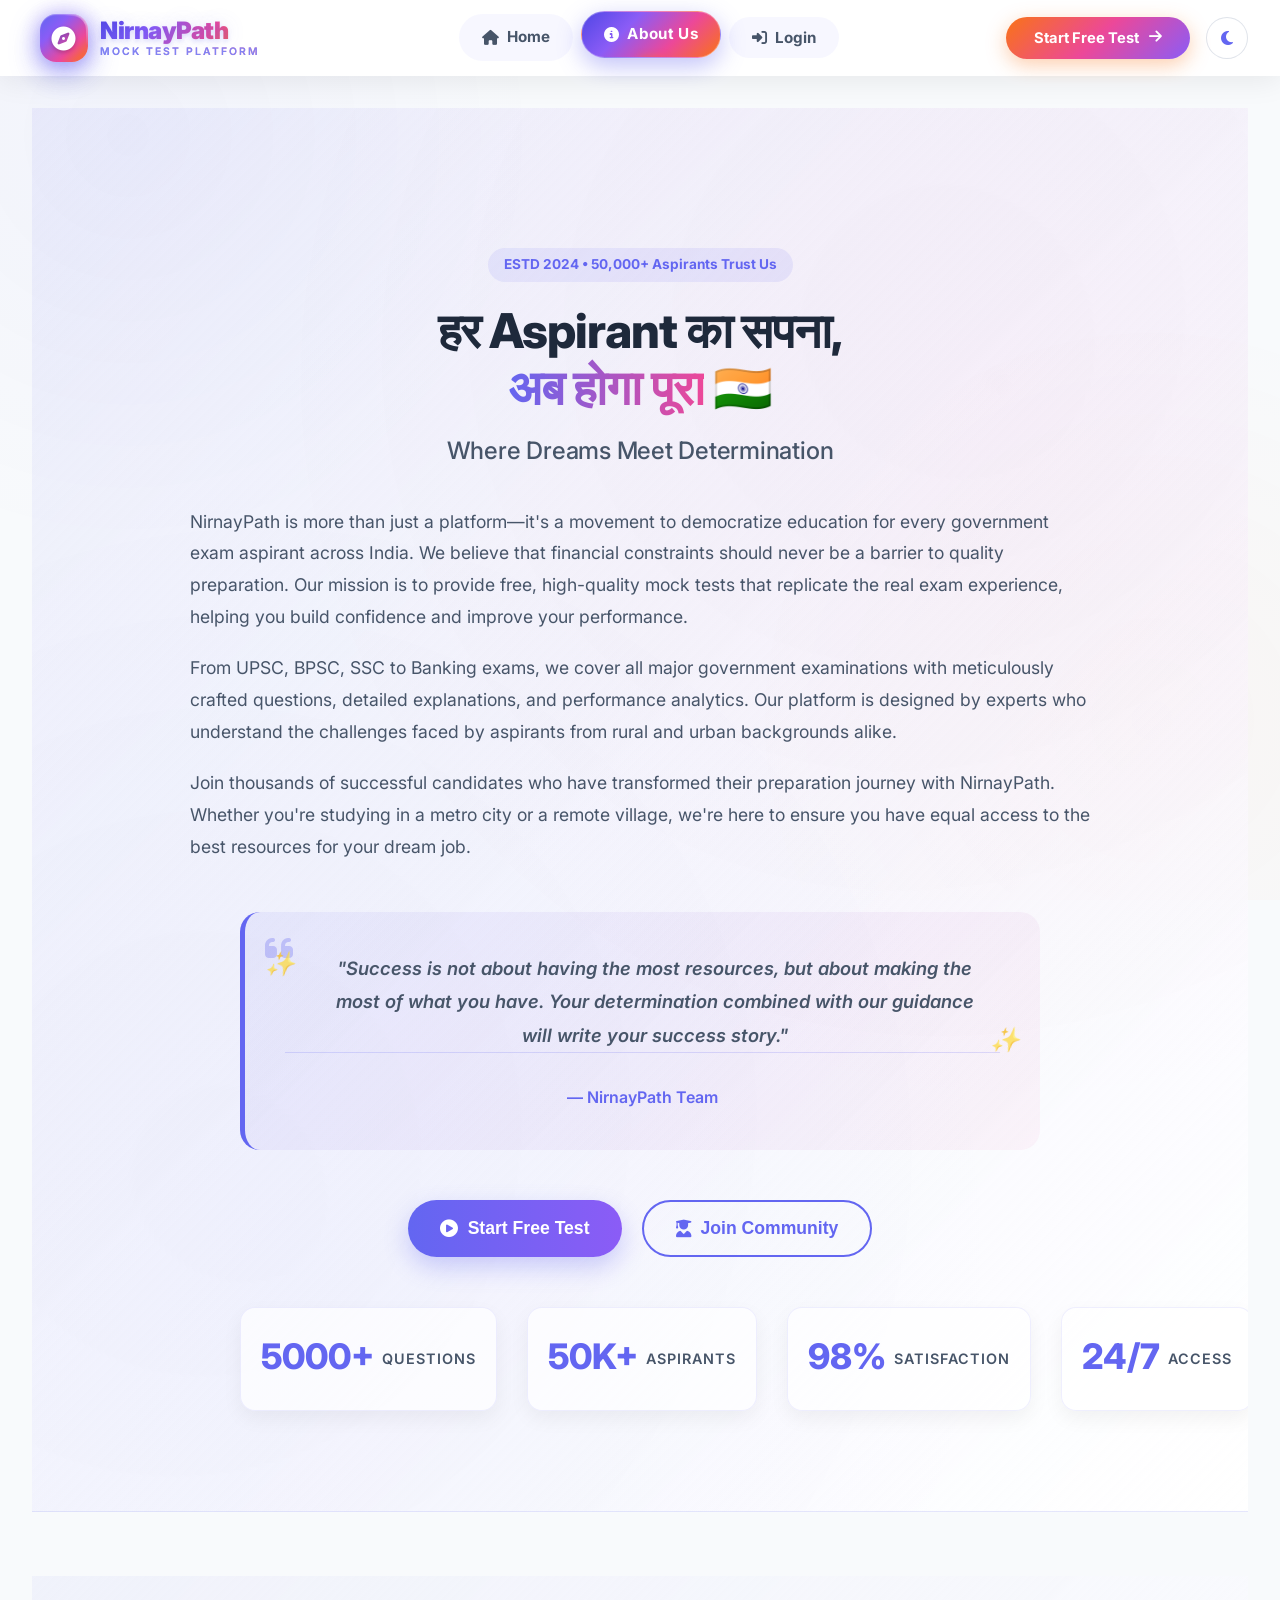
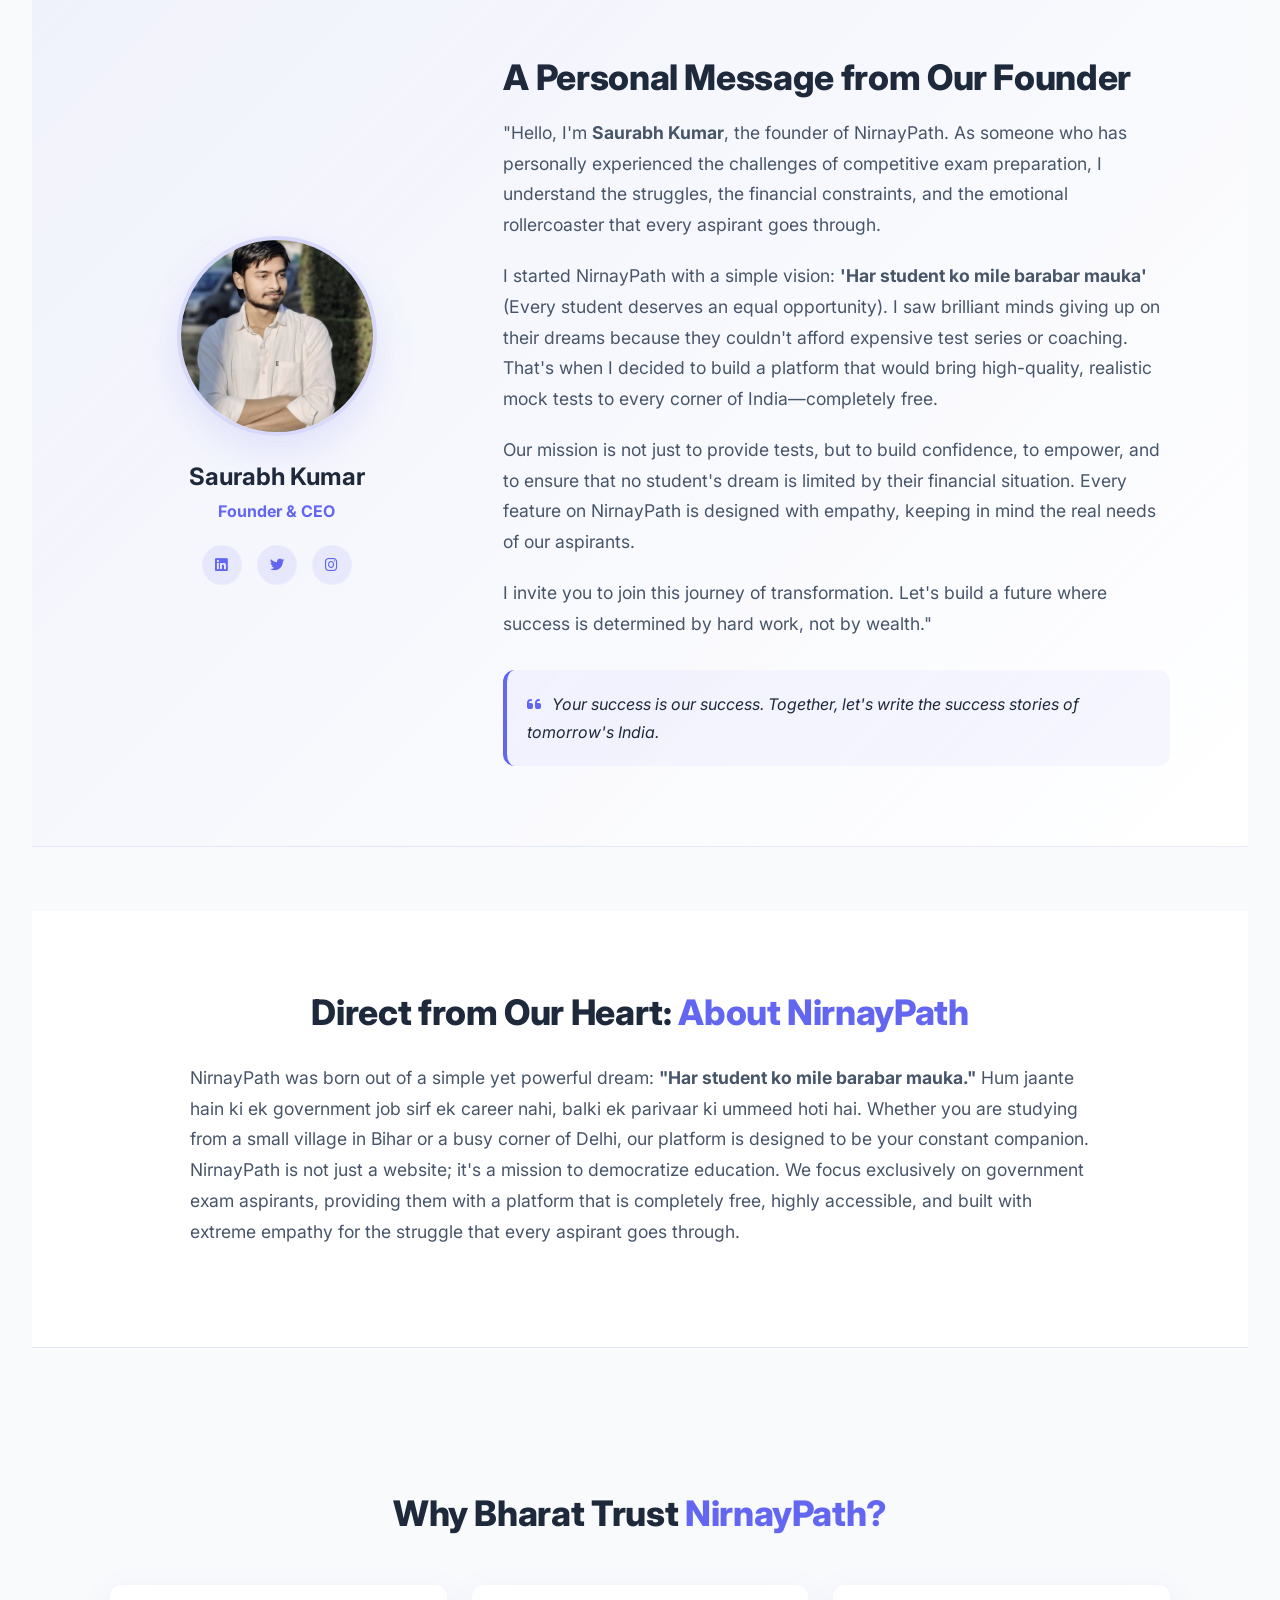
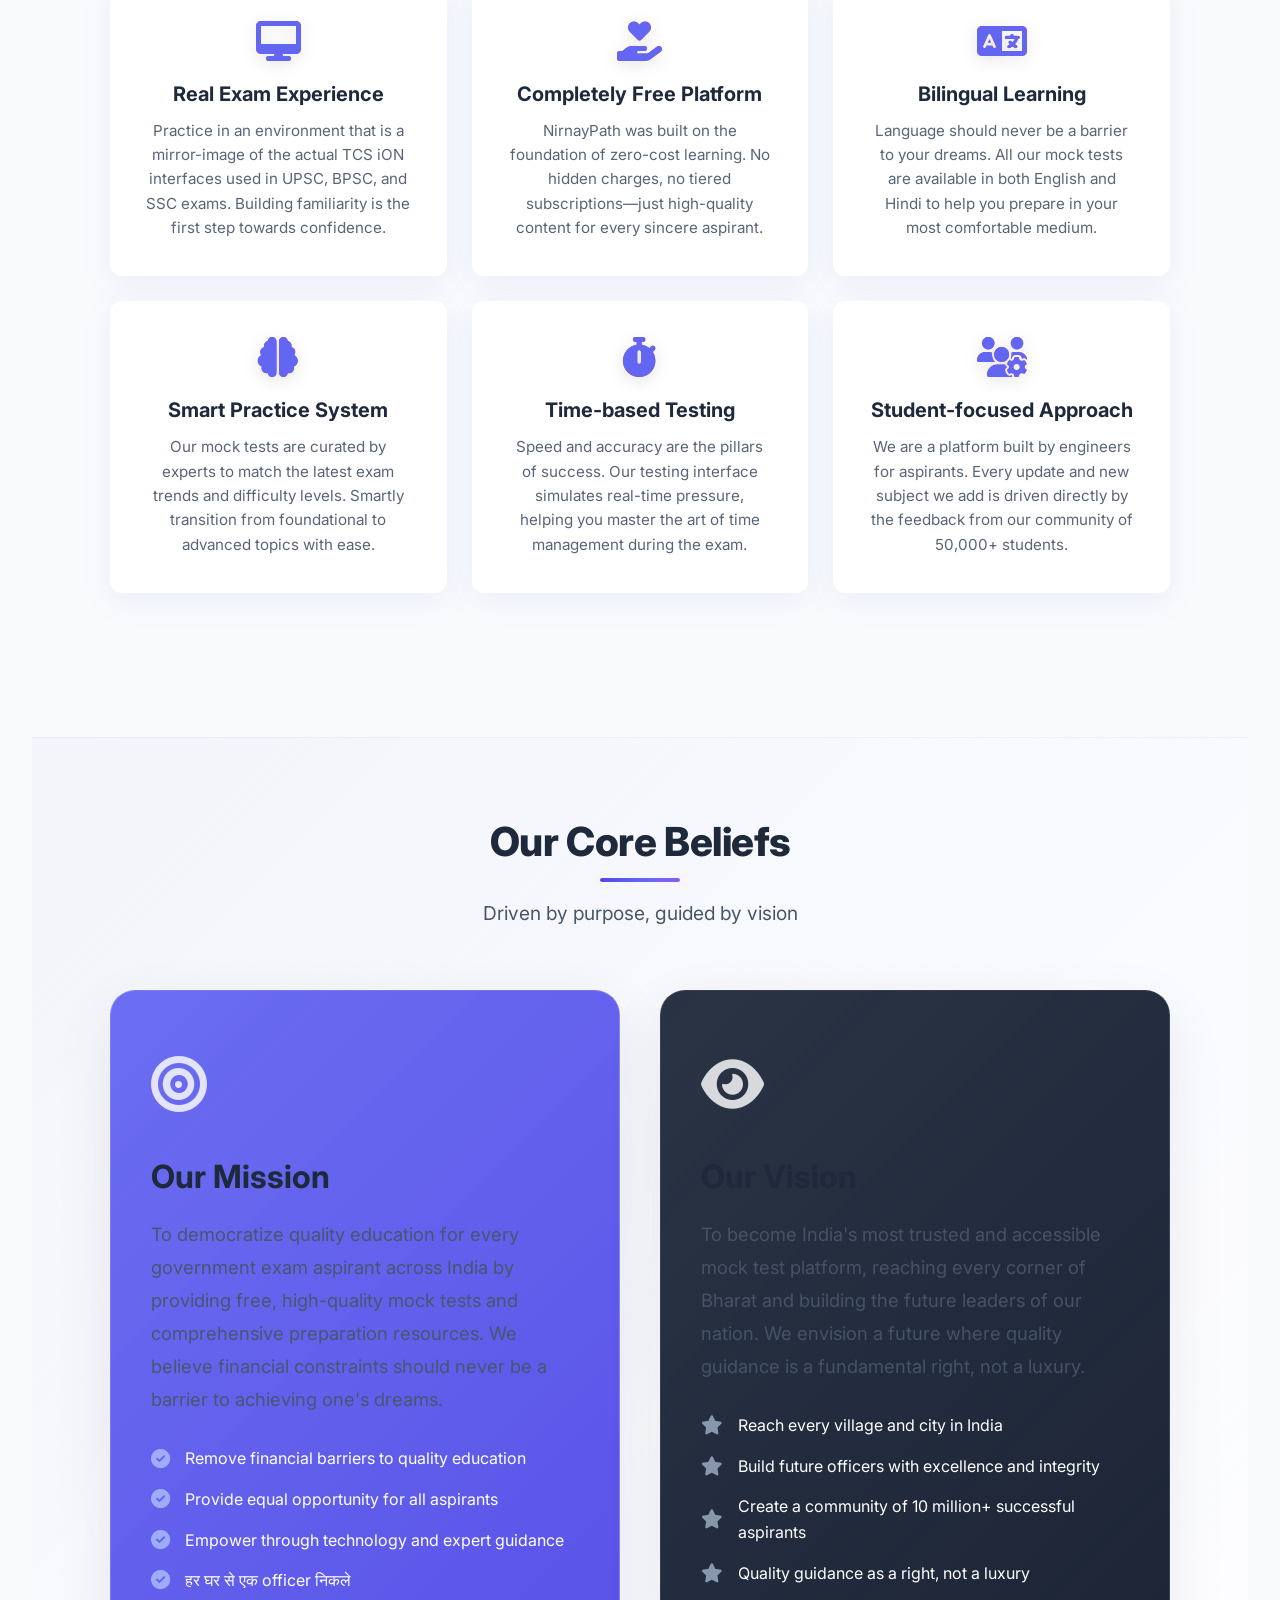
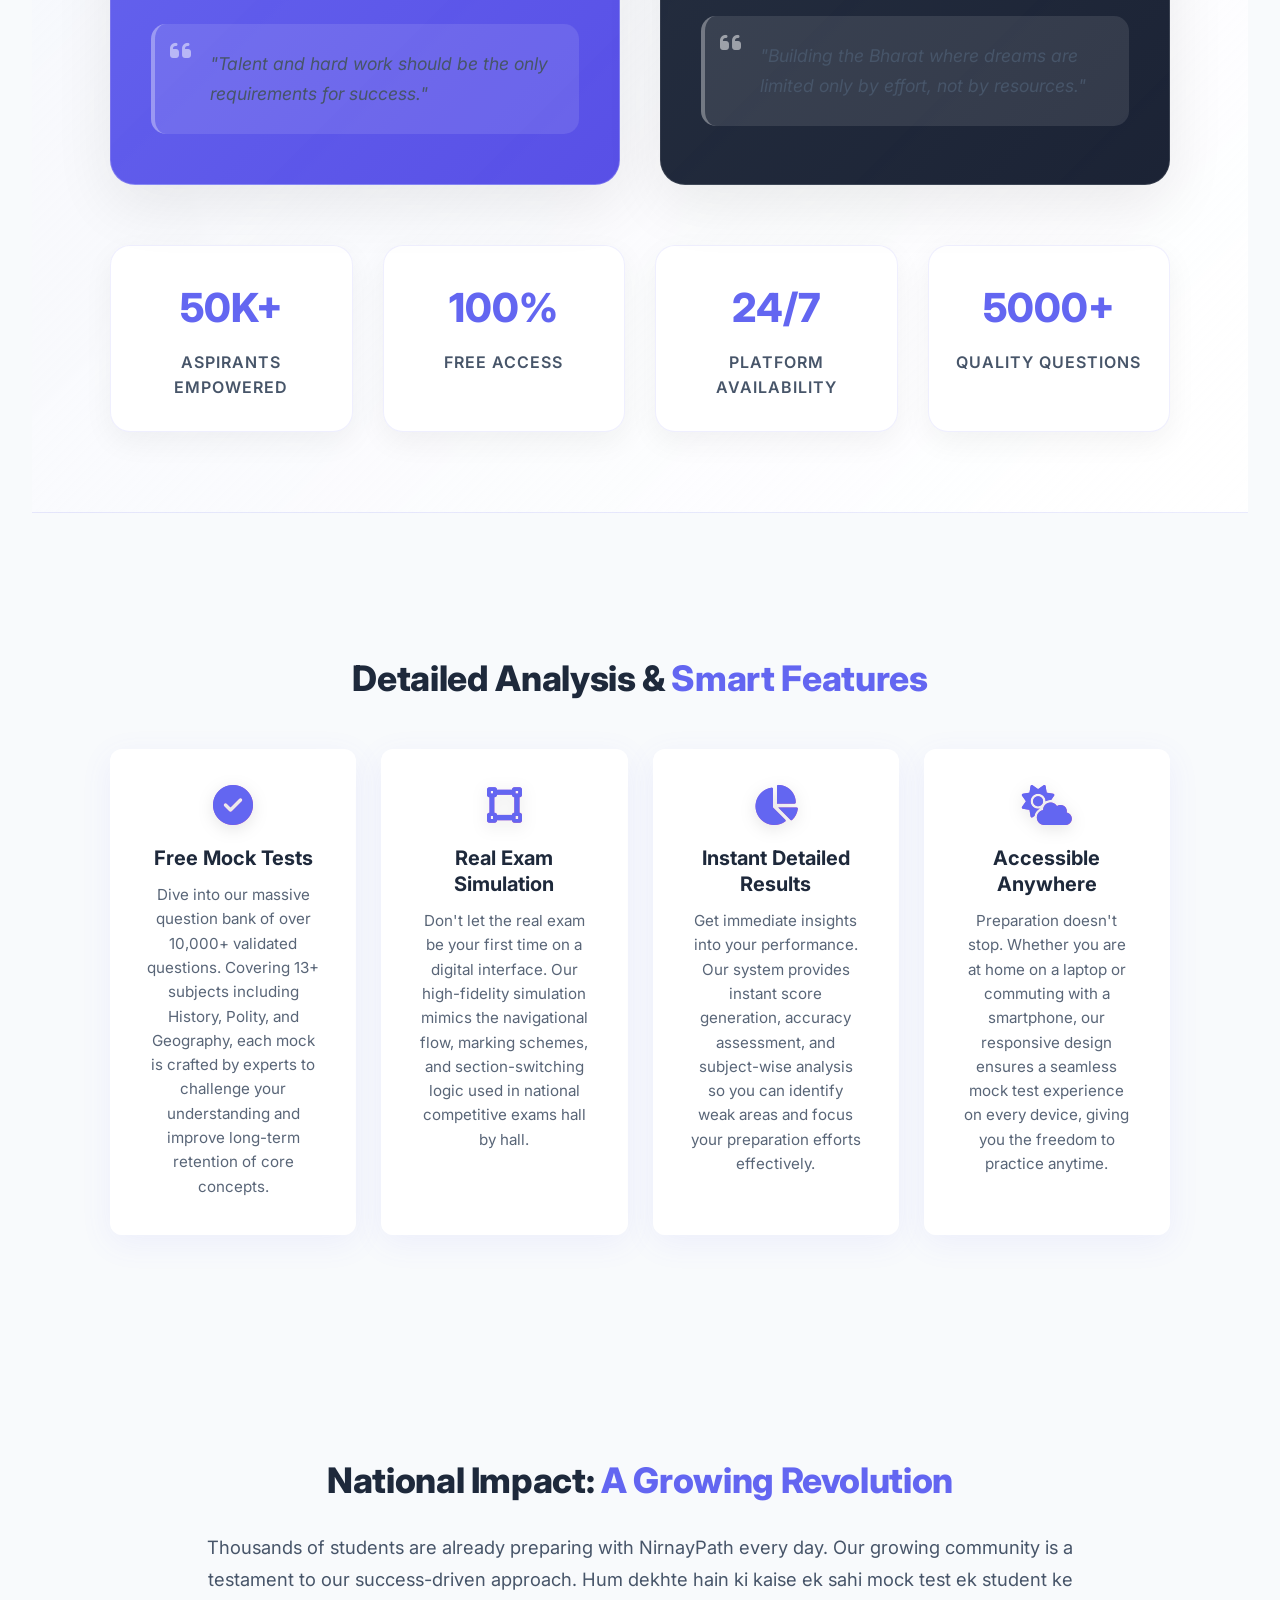
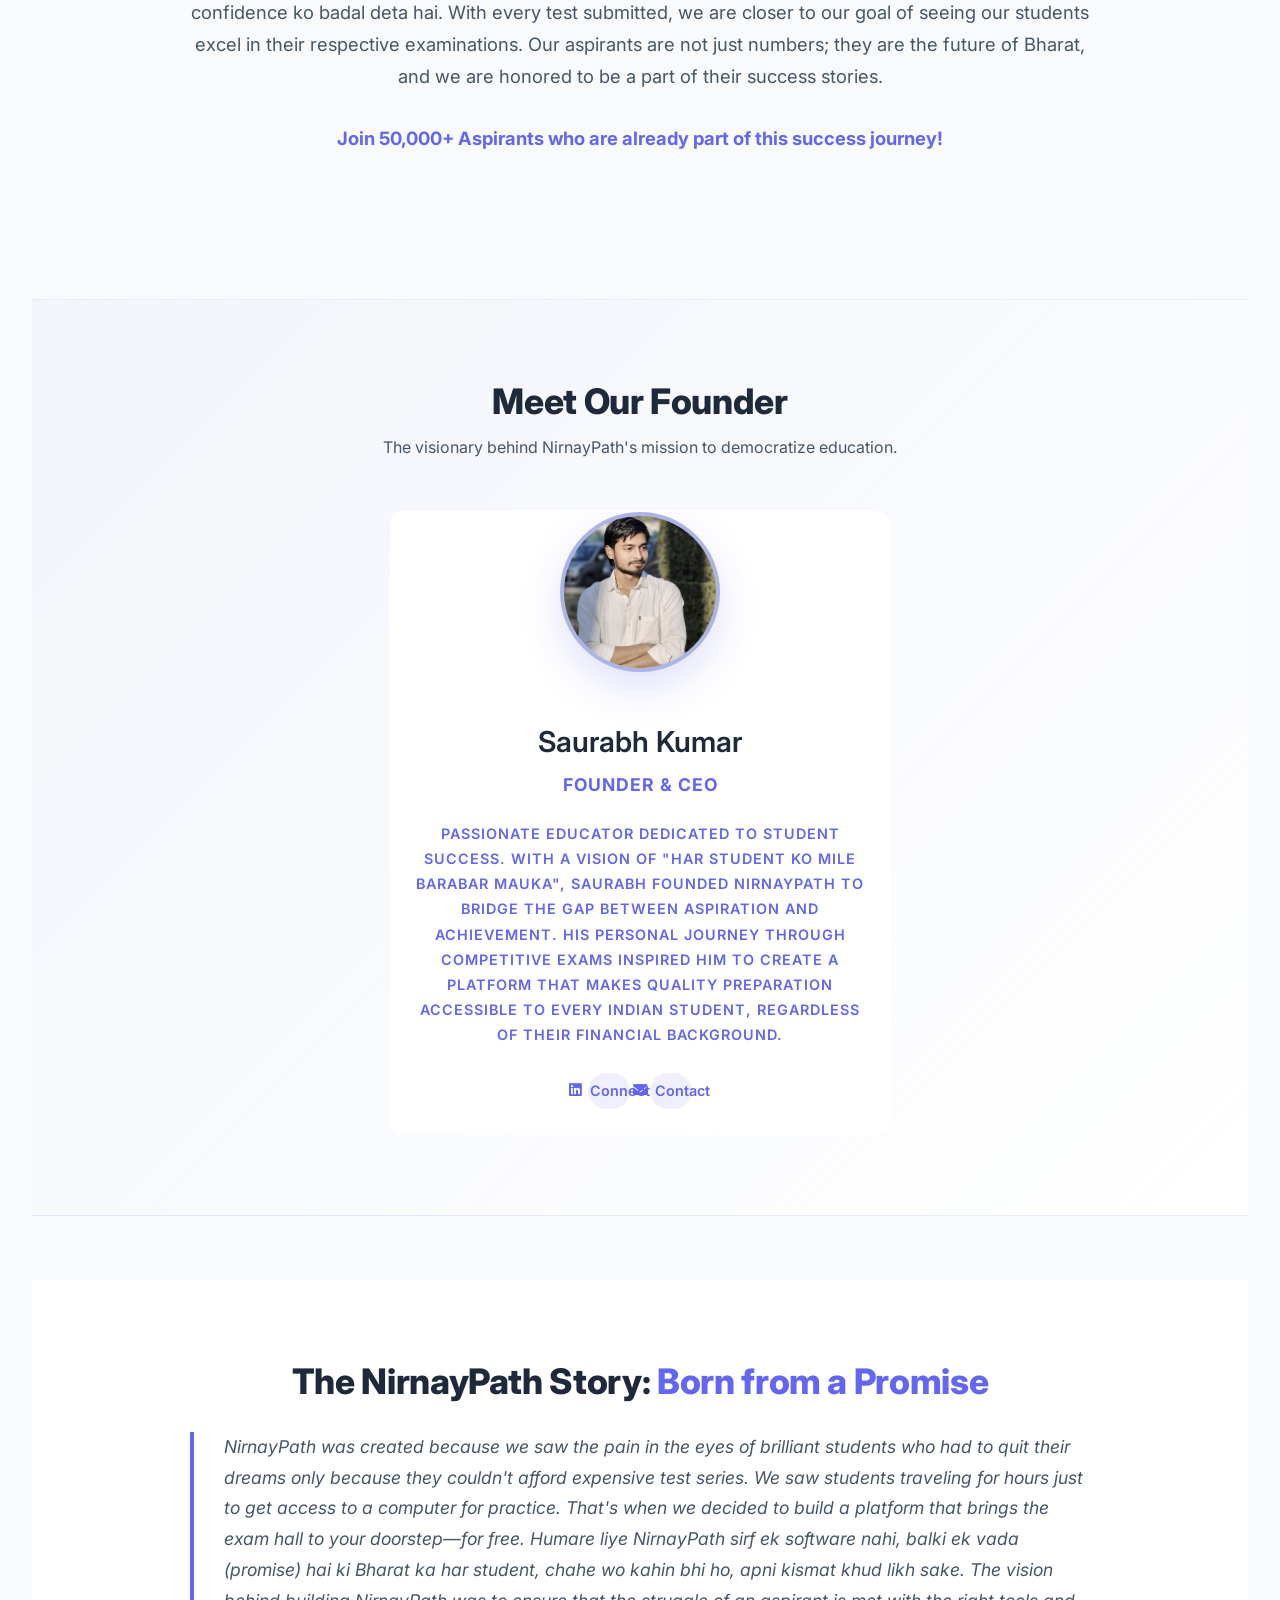
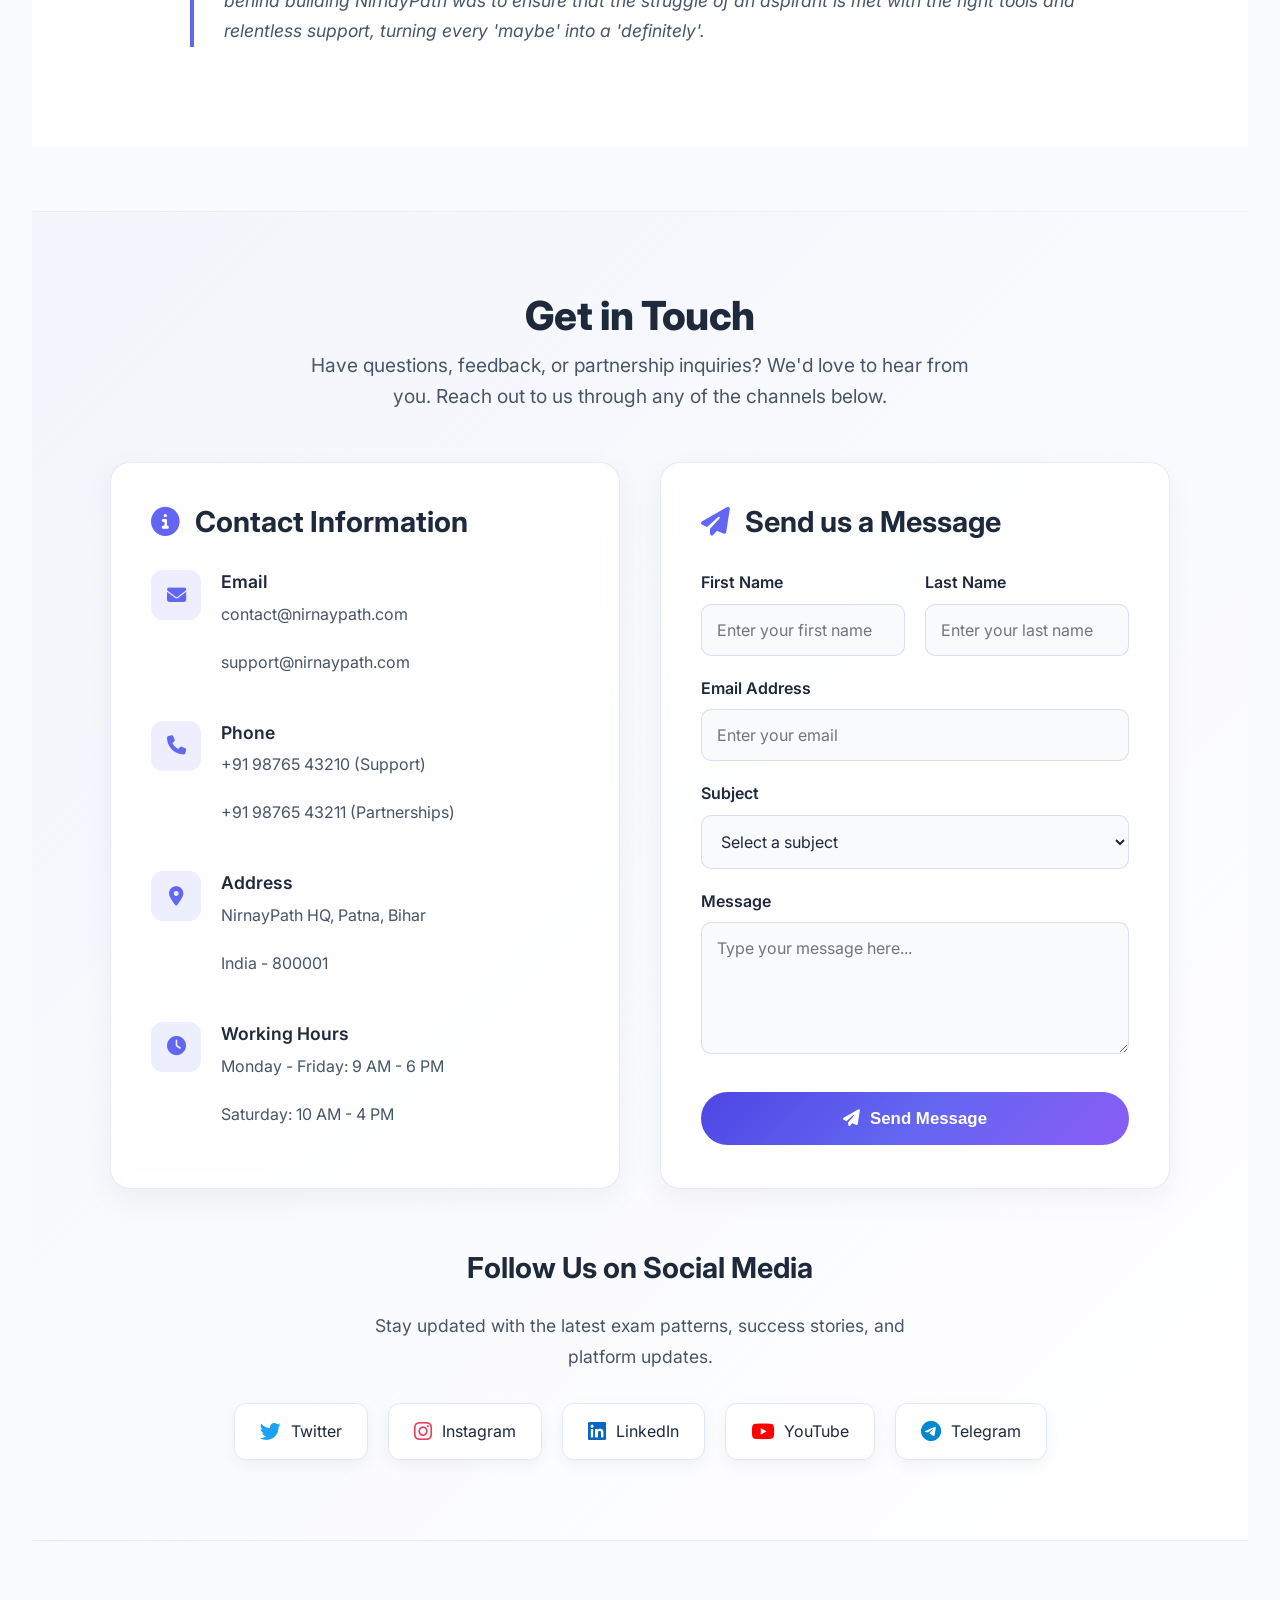
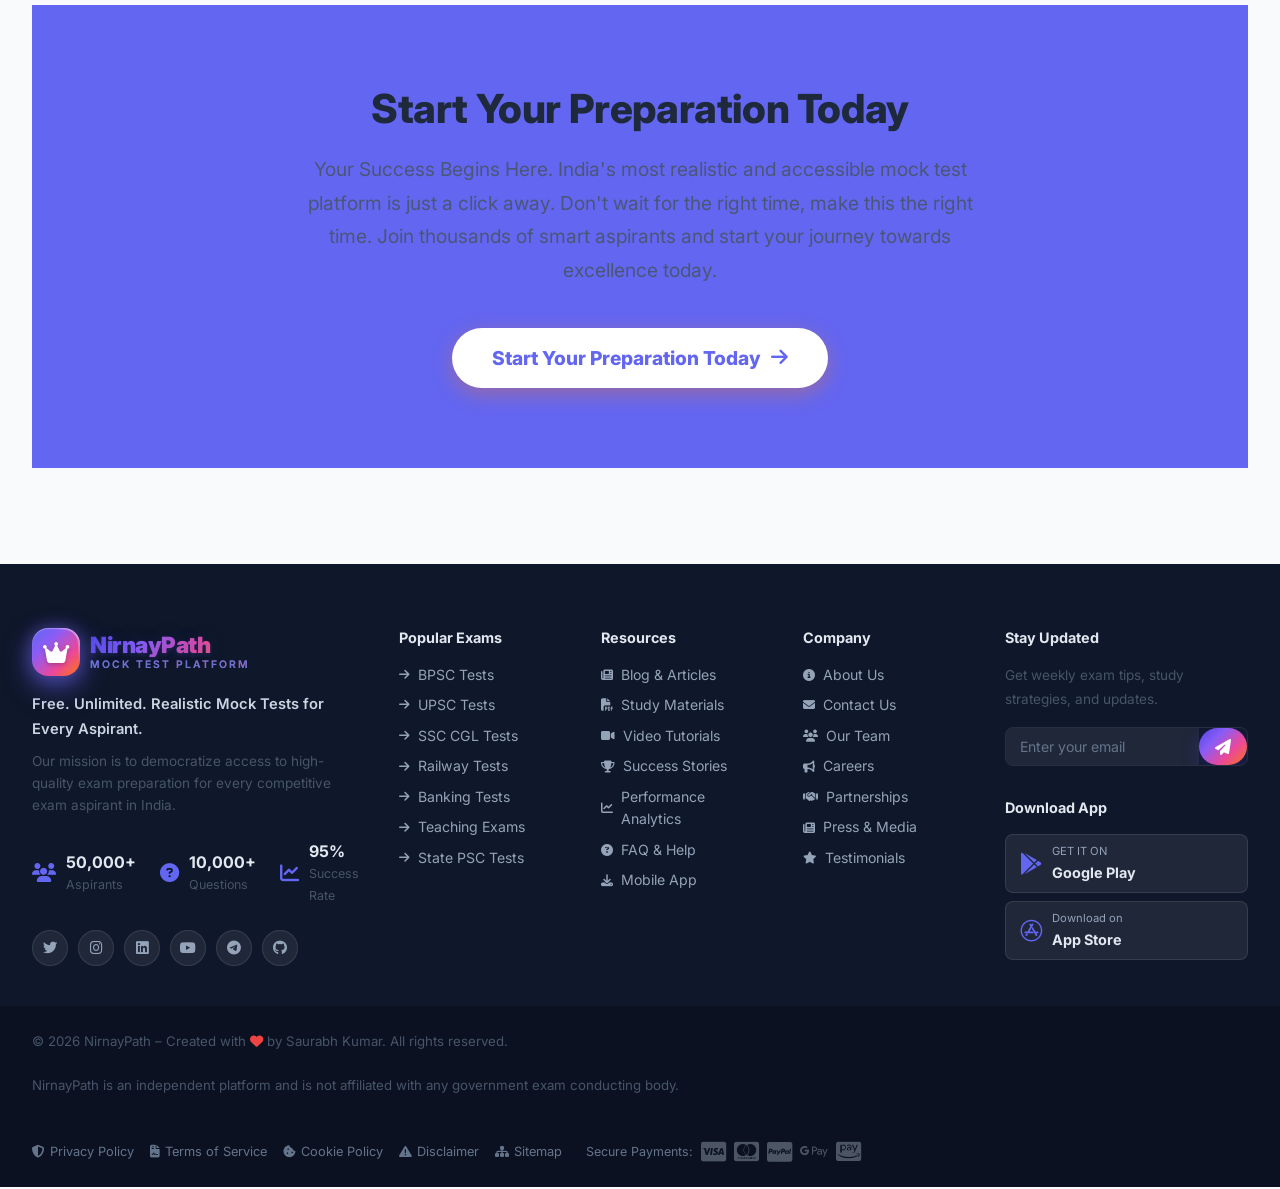
<file: about.html>
<!DOCTYPE html>
<html lang="en">
<head>
    <meta charset="UTF-8">
    <meta name="viewport" content="width=device-width, initial-scale=1.0">
    <title>About Us | NirnayPath</title>
    <link href="https://fonts.googleapis.com/css2?family=Poppins:wght@300;400;500;600;700;800&family=Inter:wght@400;500;600;700;800&display=swap" rel="stylesheet">
    <link rel="stylesheet" href="https://cdnjs.cloudflare.com/ajax/libs/font-awesome/6.4.0/css/all.min.css">
    <link rel="stylesheet" href="style.css">
    <style>
        :root {
            --primary: #6366F1;
            --text-main: #1E293B;
            --text-secondary: #475569;
            --bg-light: #F8FAFC;
            --white: #FFFFFF;
            --border: #E2E8F0;
            --shadow: 0 4px 6px -1px rgba(0, 0, 0, 0.1), 0 2px 4px -1px rgba(0, 0, 0, 0.06);
            --r-md: 12px;
        }

        @keyframes shimmer {
            0% { background-position: -200% center; }
            100% { background-position: 200% center; }
        }

        @keyframes rotate {
            0% { transform: rotate(0deg); }
            100% { transform: rotate(360deg); }
        }

        body {
            background: var(--bg-light);
            font-family: 'Inter', sans-serif;
            color: var(--text-main);
            margin: 0;
            padding: 0;
        }

        .container-sm {
            max-width: 1100px;
            margin: 0 auto;
            padding: 0 20px;
        }

        .section {
            padding: 80px 0;
        }

        .text-center { text-align: center; }

        /* Hero */
        .about-hero {
            padding: 140px 0 100px;
            background: linear-gradient(135deg, rgba(99, 102, 241, 0.03) 0%, rgba(236, 72, 153, 0.02) 50%, rgba(245, 158, 11, 0.02) 100%);
            border-bottom: 1px solid rgba(99, 102, 241, 0.1);
            position: relative;
            overflow: hidden;
        }

        .about-hero::before {
            content: '';
            position: absolute;
            top: 0;
            left: 0;
            width: 100%;
            height: 100%;
            background: radial-gradient(circle at 20% 80%, rgba(99, 102, 241, 0.05) 0%, transparent 50%),
                        radial-gradient(circle at 80% 20%, rgba(236, 72, 153, 0.05) 0%, transparent 50%);
            z-index: 0;
        }

        .about-hero .container-sm {
            position: relative;
            z-index: 1;
        }

        .estd-badge {
            display: inline-block;
            padding: 6px 16px;
            background: rgba(99, 102, 241, 0.1);
            color: var(--primary);
            border-radius: 99px;
            font-size: 0.85rem;
            font-weight: 700;
            margin-bottom: 20px;
        }

        .about-hero h1 {
            font-size: 3rem;
            font-weight: 800;
            margin: 0 0 20px;
            color: var(--text-main);
        }

        .about-hero p {
            font-size: 1.15rem;
            line-height: 1.8;
            color: var(--text-secondary);
            max-width: 900px;
            margin: 0 auto;
        }

        /* Enhanced Hero Styles */
        .hero-title {
            font-size: 3.5rem;
            font-weight: 800;
            margin: 20px 0 15px;
            color: var(--text-main);
            line-height: 1.2;
            animation: fadeInUp 0.8s ease-out 0.2s both;
        }

        .gradient-text {
            background: linear-gradient(90deg, #6366F1, #EC4899, #F59E0B);
            -webkit-background-clip: text;
            -webkit-text-fill-color: transparent;
            background-clip: text;
            text-fill-color: transparent;
            background-size: 200% auto;
            animation: shimmer 3s infinite linear;
        }

        .hero-subtitle {
            font-size: 1.5rem;
            font-weight: 500;
            color: var(--text-secondary);
            margin: 0 0 40px;
            animation: fadeInUp 0.8s ease-out 0.4s both;
        }

        .hero-description {
            max-width: 900px;
            margin: 0 auto 50px;
            text-align: left;
            animation: fadeInUp 0.8s ease-out 0.6s both;
        }

        .hero-description p {
            font-size: 1.1rem;
            line-height: 1.8;
            color: var(--text-secondary);
            margin-bottom: 20px;
        }

        .hero-quote {
            background: linear-gradient(135deg, rgba(99, 102, 241, 0.08), rgba(236, 72, 153, 0.05));
            border-radius: 20px;
            padding: 40px;
            margin: 40px auto 50px;
            max-width: 800px;
            border-left: 5px solid var(--primary);
            position: relative;
            animation: fadeInUp 0.8s ease-out 0.8s both;
        }

        .quote-icon {
            font-size: 2rem;
            color: var(--primary);
            position: absolute;
            top: 20px;
            left: 20px;
            opacity: 0.3;
        }

        .quote-text {
            font-size: 1.3rem;
            font-style: italic;
            line-height: 1.7;
            color: var(--text-main);
            margin: 0 0 15px;
            padding-left: 40px;
        }

        .quote-author {
            text-align: right;
            font-weight: 600;
            color: var(--primary);
            font-size: 1rem;
        }

        .hero-actions {
            display: flex;
            justify-content: center;
            gap: 20px;
            margin: 40px 0 50px;
            animation: fadeInUp 0.8s ease-out 1s both;
        }

        .hero-btn {
            padding: 16px 32px;
            border-radius: 50px;
            font-size: 1.1rem;
            font-weight: 600;
            border: none;
            cursor: pointer;
            display: flex;
            align-items: center;
            gap: 10px;
            transition: all 0.3s ease;
        }

        .primary-btn {
            background: linear-gradient(90deg, #6366F1, #8B5CF6);
            color: white;
            box-shadow: 0 10px 25px rgba(99, 102, 241, 0.3);
        }

        .primary-btn:hover {
            transform: translateY(-5px);
            box-shadow: 0 15px 35px rgba(99, 102, 241, 0.4);
        }

        .secondary-btn {
            background: transparent;
            color: var(--primary);
            border: 2px solid var(--primary);
        }

        .secondary-btn:hover {
            background: rgba(99, 102, 241, 0.05);
            transform: translateY(-5px);
        }

        .hero-stats {
            display: grid;
            grid-template-columns: repeat(4, 1fr);
            gap: 30px;
            max-width: 800px;
            margin: 0 auto;
            animation: fadeInUp 0.8s ease-out 1.2s both;
        }

        .stat-item {
            text-align: center;
            padding: 20px;
            background: rgba(255, 255, 255, 0.7);
            backdrop-filter: blur(10px);
            border-radius: 15px;
            border: 1px solid rgba(99, 102, 241, 0.1);
            box-shadow: 0 8px 20px rgba(0, 0, 0, 0.05);
            transition: all 0.3s ease;
        }

        .stat-item:hover {
            transform: translateY(-5px);
            box-shadow: 0 15px 30px rgba(0, 0, 0, 0.1);
            border-color: rgba(99, 102, 241, 0.3);
        }

        .stat-number {
            font-size: 2.2rem;
            font-weight: 800;
            color: var(--primary);
            margin-bottom: 5px;
        }

        .stat-label {
            font-size: 0.9rem;
            color: var(--text-secondary);
            font-weight: 600;
            text-transform: uppercase;
            letter-spacing: 1px;
        }

        @keyframes fadeInUp {
            from {
                opacity: 0;
                transform: translateY(30px);
            }
            to {
                opacity: 1;
                transform: translateY(0);
            }
        }

        /* Features */
        .features-grid {
            display: grid;
            grid-template-columns: repeat(auto-fit, minmax(240px, 1fr));
            gap: 25px;
            margin-top: 40px;
        }

        .feature-card {
            background: linear-gradient(135deg, rgba(255, 255, 255, 0.96), rgba(255, 255, 255, 0.92));
            backdrop-filter: blur(14px);
            -webkit-backdrop-filter: blur(14px);
            padding: 35px;
            border-radius: var(--r-md);
            border: 1px solid rgba(99, 102, 241, 0.15);
            transition: all 0.4s cubic-bezier(0.175, 0.885, 0.32, 1.275);
            box-shadow: 0 8px 32px rgba(99, 102, 241, 0.08);
            position: relative;
            overflow: hidden;
        }

        .feature-card::before {
            content: '';
            position: absolute;
            top: 0;
            left: 0;
            width: 100%;
            height: 4px;
            background: linear-gradient(90deg, #6366F1, #EC4899, #F59E0B);
            background-size: 200% 100%;
            animation: shimmer 3s infinite linear;
        }

        .feature-card::after {
            content: '';
            position: absolute;
            top: -50%;
            left: -50%;
            width: 200%;
            height: 200%;
            background: conic-gradient(transparent, rgba(99, 102, 241, 0.08), transparent 30%);
            animation: rotate 8s linear infinite;
            opacity: 0;
            transition: opacity 0.4s ease;
        }

        .feature-card:hover {
            transform: translateY(-10px) scale(1.02);
            border-color: rgba(99, 102, 241, 0.4);
            box-shadow: 0 24px 60px rgba(99, 102, 241, 0.18);
        }

        .feature-card:hover::after {
            opacity: 0.4;
        }

        .feature-card i {
            font-size: 2.5rem;
            color: var(--primary);
            margin-bottom: 20px;
            display: block;
        }

        .feature-card h3 {
            margin: 0 0 12px;
            font-size: 1.25rem;
        }

        .feature-card p {
            color: var(--text-secondary);
            font-size: 0.95rem;
            line-height: 1.6;
            margin: 0;
        }

        /* Mentors */
        .mentors-section { background: var(--white); }

        .mentors-grid {
            display: grid;
            grid-template-columns: repeat(auto-fit, minmax(280px, 1fr));
            gap: 30px;
            margin-top: 40px;
        }

        .mentor-card {
            border: 1px solid var(--border);
            border-radius: var(--r-md);
            overflow: hidden;
            background: var(--bg-light);
            text-align: center;
        }

        .mentor-img {
            height: 280px;
            background: #cbd5e1;
            overflow: hidden;
        }

        .mentor-img img {
            width: 100%;
            height: 100%;
            object-fit: cover;
            object-position: top;
        }

        .mentor-content {
            padding: 25px;
        }

        .mentor-content h4 {
            font-size: 1.3rem;
            margin: 0 0 5px;
        }

        .mentor-content p {
            color: var(--primary);
            font-weight: 600;
            font-size: 0.9rem;
            margin: 0;
            text-transform: uppercase;
            letter-spacing: 1px;
        }

        /* Mission */
        .mission-box {
            background: linear-gradient(135deg, rgba(99, 102, 241, 0.95), rgba(79, 70, 229, 0.95));
            color: white;
            padding: 60px;
            border-radius: var(--r-md);
            text-align: center;
            max-width: 800px;
            margin: 0 auto;
            position: relative;
            overflow: hidden;
            box-shadow: 0 20px 60px rgba(99, 102, 241, 0.25);
            border: 1px solid rgba(255, 255, 255, 0.2);
            backdrop-filter: blur(10px);
            -webkit-backdrop-filter: blur(10px);
        }

        .mission-box::before {
            content: '';
            position: absolute;
            top: 0;
            left: 0;
            width: 100%;
            height: 100%;
            background: linear-gradient(45deg, transparent 30%, rgba(255, 255, 255, 0.1) 50%, transparent 70%);
            animation: shimmer 4s infinite linear;
        }

        .mission-box:nth-child(2) {
            background: linear-gradient(135deg, rgba(30, 41, 59, 0.95), rgba(15, 23, 42, 0.95));
            box-shadow: 0 20px 60px rgba(30, 41, 59, 0.25);
        }

        .mission-box h2 {
            font-size: 2rem;
            margin-bottom: 20px;
        }

        .mission-box p {
            font-size: 1.15rem;
            line-height: 1.8;
            opacity: 0.95;
            margin: 0;
        }

        /* New Mission & Vision Section Styles */
        .mission-vision-section {
            background: linear-gradient(135deg, rgba(99, 102, 241, 0.03) 0%, rgba(255, 255, 255, 0.98) 100%);
            border-top: 1px solid rgba(99, 102, 241, 0.1);
            border-bottom: 1px solid rgba(99, 102, 241, 0.1);
        }
        
        .section-title {
            font-size: 2.5rem;
            font-weight: 800;
            color: var(--text-main);
            margin-bottom: 15px;
        }
        
        .section-subtitle {
            font-size: 1.2rem;
            color: var(--text-secondary);
            margin-bottom: 60px;
            max-width: 700px;
            margin-left: auto;
            margin-right: auto;
        }
        
        .mission-vision-grid {
            display: grid;
            grid-template-columns: repeat(auto-fit, minmax(350px, 1fr));
            gap: 40px;
            margin-bottom: 60px;
        }
        
        .mission-card {
            border-radius: 25px;
            padding: 50px 40px;
            position: relative;
            overflow: hidden;
            box-shadow: 0 20px 60px rgba(0, 0, 0, 0.08);
            transition: all 0.4s cubic-bezier(0.175, 0.885, 0.32, 1.275);
        }
        
        .mission-card:hover {
            transform: translateY(-10px);
            box-shadow: 0 30px 80px rgba(0, 0, 0, 0.15);
        }
        
        .mission-card-primary {
            background: linear-gradient(135deg, rgba(99, 102, 241, 0.95), rgba(79, 70, 229, 0.95));
            color: white;
            border: 1px solid rgba(255, 255, 255, 0.2);
        }
        
        .mission-card-secondary {
            background: linear-gradient(135deg, rgba(30, 41, 59, 0.95), rgba(15, 23, 42, 0.95));
            color: white;
            border: 1px solid rgba(255, 255, 255, 0.1);
        }
        
        .mission-icon {
            font-size: 3.5rem;
            margin-bottom: 25px;
            opacity: 0.9;
        }
        
        .mission-card-primary .mission-icon {
            color: rgba(255, 255, 255, 0.9);
        }
        
        .mission-card-secondary .mission-icon {
            color: rgba(255, 255, 255, 0.9);
        }
        
        .mission-title {
            font-size: 2rem;
            font-weight: 700;
            margin-bottom: 20px;
        }
        
        .mission-text {
            font-size: 1.15rem;
            line-height: 1.8;
            opacity: 0.95;
            margin-bottom: 30px;
        }
        
        .mission-points {
            margin: 30px 0;
        }
        
        .mission-point {
            display: flex;
            align-items: center;
            gap: 15px;
            margin-bottom: 15px;
            font-size: 1rem;
        }
        
        .mission-point i {
            font-size: 1.2rem;
            opacity: 0.9;
        }
        
        .mission-card-primary .mission-point i {
            color: #A5B4FC;
        }
        
        .mission-card-secondary .mission-point i {
            color: #94A3B8;
        }
        
        .mission-quote {
            background: rgba(255, 255, 255, 0.1);
            border-radius: 15px;
            padding: 25px;
            margin-top: 30px;
            border-left: 4px solid rgba(255, 255, 255, 0.3);
            position: relative;
        }
        
        .mission-quote i.fa-quote-left {
            position: absolute;
            top: 15px;
            left: 15px;
            font-size: 1.5rem;
            opacity: 0.5;
        }
        
        .mission-quote p {
            font-style: italic;
            font-size: 1.1rem;
            line-height: 1.7;
            margin: 0;
            padding-left: 30px;
        }
        
        .mission-stats {
            display: grid;
            grid-template-columns: repeat(auto-fit, minmax(200px, 1fr));
            gap: 30px;
            margin-top: 60px;
        }
        
        .mission-stat {
            text-align: center;
            padding: 30px 20px;
            background: white;
            border-radius: 20px;
            box-shadow: 0 10px 30px rgba(0, 0, 0, 0.05);
            border: 1px solid rgba(99, 102, 241, 0.1);
            transition: all 0.3s ease;
        }
        
        .mission-stat:hover {
            transform: translateY(-5px);
            box-shadow: 0 15px 40px rgba(0, 0, 0, 0.1);
            border-color: rgba(99, 102, 241, 0.3);
        }
        
        .mission-stat .stat-number {
            font-size: 2.5rem;
            font-weight: 800;
            color: var(--primary);
            margin-bottom: 10px;
        }
        
        .mission-stat .stat-label {
            font-size: 1rem;
            color: var(--text-secondary);
            font-weight: 600;
        }
        
        @media (max-width: 768px) {
            .about-hero h1 { font-size: 2.2rem; }
            .mission-box { padding: 40px 20px; }
            
            /* Founder image adjustment */
            .founder-img-container {
                width: 150px !important;
                height: 150px !important;
            }
            
            /* Social links adjustment */
            .social-link {
                width: 36px !important;
                height: 36px !important;
            }
            
            /* Mentor image adjustment */
            .mentor-img {
                width: 140px !important;
                height: 140px !important;
            }
            
            /* Contact section adjustments */
            .contact-item {
                flex-direction: column !important;
                text-align: center !important;
                gap: 15px !important;
            }
            
            .contact-icon {
                margin: 0 auto !important;
            }
            
            /* Grid layout for contact cards */
            .contact-grid-container {
                grid-template-columns: 1fr !important;
                gap: 30px !important;
            }
            
            /* Form inputs */
            .form-group input,
            .form-group select,
            .form-group textarea {
                font-size: 16px !important; /* Prevents zoom on iOS */
            }
            
            /* Social media links */
            .social-media-links {
                flex-direction: column !important;
                align-items: center !important;
            }
            
            .social-media-link {
                width: 100% !important;
                max-width: 300px !important;
                justify-content: center !important;
            }
        }
        
        @media (max-width: 480px) {
            .about-hero h1 { font-size: 1.8rem; }
            
            /* Founder image smaller */
            .founder-img-container {
                width: 120px !important;
                height: 120px !important;
            }
            
            /* Contact cards padding */
            .contact-info-card,
            .contact-form-card {
                padding: 20px !important;
            }
            
            /* Contact icon smaller */
            .contact-icon {
                width: 40px !important;
                height: 40px !important;
            }
            
            /* Form adjustments */
            .form-group-grid {
                grid-template-columns: 1fr !important;
                gap: 15px !important;
            }
            
            /* Button adjustments */
            #contactForm button[type="submit"] {
                padding: 15px 25px !important;
                font-size: 1rem !important;
            }
            
            /* Headers */
            h2.text-center {
                font-size: 1.8rem !important;
            }
            
            h3 {
                font-size: 1.5rem !important;
            }
        }
    </style>
</head>
<body>
    <header class="sticky-header">
        <div class="logo">
            <div class="logo-icon"><i class="fas fa-compass"></i></div>
            <div class="logo-text">
                <span class="logo-main">NirnayPath</span>
                <span class="logo-sub">Mock Test Platform</span>
            </div>
        </div>
        <nav>
            <a href="index.html" class="nav-link"><i class="fas fa-home"></i> Home</a>
            <a href="about.html" class="nav-link active"><i class="fas fa-info-circle"></i> About Us</a>
            <button id="loginBtn" class="nav-link"><i class="fas fa-sign-in-alt"></i> Login</button>
            <span id="userNameDisplay" style="display: none; color: var(--primary); font-weight: 600; margin-left: 10px;"></span>
        </nav>
        <div class="header-right">
            <button class="cta-btn" onclick="location.href='index.html'"><span class="cta-text">Start Free Test</span> <i class="fas fa-arrow-right"></i></button>
            <button id="themeToggle" class="theme-toggle"><i class="fas fa-moon"></i></button>
        </div>
    </header>

    <main>
        <!-- 1. Hero Section - UPGRADED -->
        <section class="about-hero text-center">
            <div class="container-sm reveal">
                <span class="estd-badge">ESTD 2024 • 50,000+ Aspirants Trust Us</span>
                <h1 class="hero-title">हर Aspirant का सपना, <br><span class="gradient-text">अब होगा पूरा</span> 🇮🇳</h1>
                <h2 class="hero-subtitle">Where Dreams Meet Determination</h2>
                
                <div class="hero-description">
                    <p>NirnayPath is more than just a platform—it's a movement to democratize education for every government exam aspirant across India. We believe that financial constraints should never be a barrier to quality preparation. Our mission is to provide free, high-quality mock tests that replicate the real exam experience, helping you build confidence and improve your performance.</p>
                    
                    <p>From UPSC, BPSC, SSC to Banking exams, we cover all major government examinations with meticulously crafted questions, detailed explanations, and performance analytics. Our platform is designed by experts who understand the challenges faced by aspirants from rural and urban backgrounds alike.</p>
                    
                    <p>Join thousands of successful candidates who have transformed their preparation journey with NirnayPath. Whether you're studying in a metro city or a remote village, we're here to ensure you have equal access to the best resources for your dream job.</p>
                </div>
                
                <div class="hero-quote">
                    <i class="fas fa-quote-left quote-icon"></i>
                    <p class="quote-text">"Success is not about having the most resources, but about making the most of what you have. Your determination combined with our guidance will write your success story."</p>
                    <div class="quote-author">— NirnayPath Team</div>
                </div>
                
                <div class="hero-actions">
                    <button class="hero-btn primary-btn" onclick="location.href='index.html'">
                        <i class="fas fa-play-circle"></i> Start Free Test
                    </button>
                    <button class="hero-btn secondary-btn" onclick="document.getElementById('loginBtn').click()">
                        <i class="fas fa-user-graduate"></i> Join Community
                    </button>
                </div>
                
                <div class="hero-stats">
                    <div class="stat-item">
                        <div class="stat-number">5000+</div>
                        <div class="stat-label">Questions</div>
                    </div>
                    <div class="stat-item">
                        <div class="stat-number">50K+</div>
                        <div class="stat-label">Aspirants</div>
                    </div>
                    <div class="stat-item">
                        <div class="stat-number">98%</div>
                        <div class="stat-label">Satisfaction</div>
                    </div>
                    <div class="stat-item">
                        <div class="stat-number">24/7</div>
                        <div class="stat-label">Access</div>
                    </div>
                </div>
            </div>
        </section>

        <!-- 2. Personal Intro Section -->
        <section class="section" style="background: linear-gradient(135deg, rgba(99, 102, 241, 0.05) 0%, rgba(255, 255, 255, 0.95) 100%); border-bottom: 1px solid rgba(99, 102, 241, 0.1);">
            <div class="container-sm reveal">
                <div style="display: grid; grid-template-columns: 1fr 2fr; gap: 60px; align-items: center;">
                    <div style="text-align: center;">
                        <div class="founder-img-container" style="width: 200px; height: 200px; margin: 0 auto 25px; border-radius: 50%; overflow: hidden; border: 4px solid rgba(99, 102, 241, 0.2); box-shadow: 0 16px 40px rgba(99, 102, 241, 0.15);">
                            <img src="founder.jpeg" alt="Saurabh Kumar" style="width: 100%; height: 100%; object-fit: cover;" onerror="this.src='https://ui-avatars.com/api/?background=6366f1&color=fff&size=500&name=Saurabh+Kumar'">
                        </div>
                        <h3 style="margin: 0; font-size: 1.5rem; color: var(--text-main);">Saurabh Kumar</h3>
                        <p style="color: var(--primary); font-weight: 700; margin: 5px 0 15px;">Founder & CEO</p>
                        <div style="display: flex; justify-content: center; gap: 15px; margin-top: 20px;">
                            <a href="#" class="social-link founder-social-link" style="width: 40px; height: 40px; background: rgba(99, 102, 241, 0.1); border-radius: 50%; display: flex; align-items: center; justify-content: center; color: var(--primary); text-decoration: none; transition: all 0.3s ease;"><i class="fab fa-linkedin"></i></a>
                            <a href="#" class="social-link founder-social-link" style="width: 40px; height: 40px; background: rgba(99, 102, 241, 0.1); border-radius: 50%; display: flex; align-items: center; justify-content: center; color: var(--primary); text-decoration: none; transition: all 0.3s ease;"><i class="fab fa-twitter"></i></a>
                            <a href="#" class="social-link founder-social-link" style="width: 40px; height: 40px; background: rgba(99, 102, 241, 0.1); border-radius: 50%; display: flex; align-items: center; justify-content: center; color: var(--primary); text-decoration: none; transition: all 0.3s ease;"><i class="fab fa-instagram"></i></a>
                        </div>
                    </div>
                    <div>
                        <h2 style="font-size: 2.2rem; margin-bottom: 20px; color: var(--text-main);">A Personal Message from Our Founder</h2>
                        <div style="font-size: 1.1rem; line-height: 1.8; color: var(--text-secondary);">
                            <p>"Hello, I'm <strong>Saurabh Kumar</strong>, the founder of NirnayPath. As someone who has personally experienced the challenges of competitive exam preparation, I understand the struggles, the financial constraints, and the emotional rollercoaster that every aspirant goes through.</p>
                            <p>I started NirnayPath with a simple vision: <strong>'Har student ko mile barabar mauka'</strong> (Every student deserves an equal opportunity). I saw brilliant minds giving up on their dreams because they couldn't afford expensive test series or coaching. That's when I decided to build a platform that would bring high-quality, realistic mock tests to every corner of India—completely free.</p>
                            <p>Our mission is not just to provide tests, but to build confidence, to empower, and to ensure that no student's dream is limited by their financial situation. Every feature on NirnayPath is designed with empathy, keeping in mind the real needs of our aspirants.</p>
                            <p>I invite you to join this journey of transformation. Let's build a future where success is determined by hard work, not by wealth."</p>
                        </div>
                        <div style="margin-top: 30px; padding: 20px; background: rgba(99, 102, 241, 0.05); border-radius: 12px; border-left: 4px solid var(--primary);">
                            <p style="margin: 0; font-style: italic; color: var(--text-main);"><i class="fas fa-quote-left" style="color: var(--primary); margin-right: 10px;"></i>Your success is our success. Together, let's write the success stories of tomorrow's India.</p>
                        </div>
                    </div>
                </div>
            </div>
        </section>

        <!-- 3. About NirnayPath Section -->
        <section class="section" style="background: var(--white); border-bottom: 1px solid var(--border);">
            <div class="container-sm reveal">
                <h2 class="text-center" style="font-size: 2.2rem; margin-bottom: 30px;">Direct from Our Heart: <span style="color:var(--primary)">About NirnayPath</span></h2>
                <div style="max-width: 900px; margin: 0 auto; line-height: 1.8; color: var(--text-secondary); font-size: 1.1rem;">
                    <p>NirnayPath was born out of a simple yet powerful dream: <strong>"Har student ko mile barabar mauka."</strong> Hum jaante hain ki ek government job sirf ek career nahi, balki ek parivaar ki ummeed hoti hai. Whether you are studying from a small village in Bihar or a busy corner of Delhi, our platform is designed to be your constant companion. NirnayPath is not just a website; it's a mission to democratize education. We focus exclusively on government exam aspirants, providing them with a platform that is completely free, highly accessible, and built with extreme empathy for the struggle that every aspirant goes through.</p>
                </div>
            </div>
        </section>

        <!-- 3. Why NirnayPath Section -->
        <section class="section">
            <div class="container-sm">
                <h2 class="text-center" style="font-size: 2.2rem; margin-bottom: 50px;">Why Bharat Trust <span style="color:var(--primary)">NirnayPath?</span></h2>
                <div class="features-grid reveal" style="grid-template-columns: repeat(auto-fit, minmax(300px, 1fr));">
                    <div class="feature-card">
                        <i class="fas fa-desktop"></i>
                        <h3>Real Exam Experience</h3>
                        <p>Practice in an environment that is a mirror-image of the actual TCS iON interfaces used in UPSC, BPSC, and SSC exams. Building familiarity is the first step towards confidence.</p>
                    </div>
                    <div class="feature-card">
                        <i class="fas fa-hand-holding-heart"></i>
                        <h3>Completely Free Platform</h3>
                        <p>NirnayPath was built on the foundation of zero-cost learning. No hidden charges, no tiered subscriptions—just high-quality content for every sincere aspirant.</p>
                    </div>
                    <div class="feature-card">
                        <i class="fas fa-language"></i>
                        <h3>Bilingual Learning</h3>
                        <p>Language should never be a barrier to your dreams. All our mock tests are available in both English and Hindi to help you prepare in your most comfortable medium.</p>
                    </div>
                    <div class="feature-card">
                        <i class="fas fa-brain"></i>
                        <h3>Smart Practice System</h3>
                        <p>Our mock tests are curated by experts to match the latest exam trends and difficulty levels. Smartly transition from foundational to advanced topics with ease.</p>
                    </div>
                    <div class="feature-card">
                        <i class="fas fa-stopwatch"></i>
                        <h3>Time-based Testing</h3>
                        <p>Speed and accuracy are the pillars of success. Our testing interface simulates real-time pressure, helping you master the art of time management during the exam.</p>
                    </div>
                    <div class="feature-card">
                        <i class="fas fa-users-cog"></i>
                        <h3>Student-focused Approach</h3>
                        <p>We are a platform built by engineers for aspirants. Every update and new subject we add is driven directly by the feedback from our community of 50,000+ students.</p>
                    </div>
                </div>
            </div>
        </section>

        <!-- 4 & 5. Mission & Vision Section - FIXED -->
        <section class="section mission-vision-section">
            <div class="container-sm">
                <h2 class="section-title text-center">Our Core Beliefs</h2>
                <p class="section-subtitle text-center">Driven by purpose, guided by vision</p>
                
                <div class="mission-vision-grid">
                    <div class="mission-card mission-card-primary">
                        <div class="mission-icon">
                            <i class="fas fa-bullseye"></i>
                        </div>
                        <h3 class="mission-title">Our Mission</h3>
                        <p class="mission-text">To democratize quality education for every government exam aspirant across India by providing free, high-quality mock tests and comprehensive preparation resources. We believe financial constraints should never be a barrier to achieving one's dreams.</p>
                        
                        <div class="mission-points">
                            <div class="mission-point">
                                <i class="fas fa-check-circle"></i>
                                <span>Remove financial barriers to quality education</span>
                            </div>
                            <div class="mission-point">
                                <i class="fas fa-check-circle"></i>
                                <span>Provide equal opportunity for all aspirants</span>
                            </div>
                            <div class="mission-point">
                                <i class="fas fa-check-circle"></i>
                                <span>Empower through technology and expert guidance</span>
                            </div>
                            <div class="mission-point">
                                <i class="fas fa-check-circle"></i>
                                <span>हर घर से एक officer निकले</span>
                            </div>
                        </div>
                        
                        <div class="mission-quote">
                            <i class="fas fa-quote-left"></i>
                            <p>"Talent and hard work should be the only requirements for success."</p>
                        </div>
                    </div>
                    
                    <div class="mission-card mission-card-secondary">
                        <div class="mission-icon">
                            <i class="fas fa-eye"></i>
                        </div>
                        <h3 class="mission-title">Our Vision</h3>
                        <p class="mission-text">To become India's most trusted and accessible mock test platform, reaching every corner of Bharat and building the future leaders of our nation. We envision a future where quality guidance is a fundamental right, not a luxury.</p>
                        
                        <div class="mission-points">
                            <div class="mission-point">
                                <i class="fas fa-star"></i>
                                <span>Reach every village and city in India</span>
                            </div>
                            <div class="mission-point">
                                <i class="fas fa-star"></i>
                                <span>Build future officers with excellence and integrity</span>
                            </div>
                            <div class="mission-point">
                                <i class="fas fa-star"></i>
                                <span>Create a community of 10 million+ successful aspirants</span>
                            </div>
                            <div class="mission-point">
                                <i class="fas fa-star"></i>
                                <span>Quality guidance as a right, not a luxury</span>
                            </div>
                        </div>
                        
                        <div class="mission-quote">
                            <i class="fas fa-quote-left"></i>
                            <p>"Building the Bharat where dreams are limited only by effort, not by resources."</p>
                        </div>
                    </div>
                </div>
                
                <div class="mission-stats">
                    <div class="mission-stat">
                        <div class="stat-number">50K+</div>
                        <div class="stat-label">Aspirants Empowered</div>
                    </div>
                    <div class="mission-stat">
                        <div class="stat-number">100%</div>
                        <div class="stat-label">Free Access</div>
                    </div>
                    <div class="mission-stat">
                        <div class="stat-number">24/7</div>
                        <div class="stat-label">Platform Availability</div>
                    </div>
                    <div class="mission-stat">
                        <div class="stat-number">5000+</div>
                        <div class="stat-label">Quality Questions</div>
                    </div>
                </div>
            </div>
        </section>

        <!-- 6. Detailed Features Section -->
        <section class="section" style="background: var(--bg-light);">
            <div class="container-sm">
                <h2 class="text-center" style="font-size: 2.2rem; margin-bottom: 50px;">Detailed Analysis & <span style="color:var(--primary)">Smart Features</span></h2>
                <div class="features-grid reveal">
                    <div class="feature-card">
                        <i class="fas fa-check-circle"></i>
                        <h3>Free Mock Tests</h3>
                        <p>Dive into our massive question bank of over 10,000+ validated questions. Covering 13+ subjects including History, Polity, and Geography, each mock is crafted by experts to challenge your understanding and improve long-term retention of core concepts.</p>
                    </div>
                    <div class="feature-card">
                        <i class="fas fa-vector-square"></i>
                        <h3>Real Exam Simulation</h3>
                        <p>Don't let the real exam be your first time on a digital interface. Our high-fidelity simulation mimics the navigational flow, marking schemes, and section-switching logic used in national competitive exams hall by hall.</p>
                    </div>
                    <div class="feature-card">
                        <i class="fas fa-chart-pie"></i>
                        <h3>Instant Detailed Results</h3>
                        <p>Get immediate insights into your performance. Our system provides instant score generation, accuracy assessment, and subject-wise analysis so you can identify weak areas and focus your preparation efforts effectively.</p>
                    </div>
                    <div class="feature-card">
                        <i class="fas fa-cloud-sun"></i>
                        <h3>Accessible Anywhere</h3>
                        <p>Preparation doesn't stop. Whether you are at home on a laptop or commuting with a smartphone, our responsive design ensures a seamless mock test experience on every device, giving you the freedom to practice anytime.</p>
                    </div>
                </div>
            </div>
        </section>

        <!-- 7. Student Impact Section -->
        <section class="section">
            <div class="container-sm reveal">
                <h2 class="text-center" style="font-size: 2.2rem; margin-bottom: 30px;">National Impact: <span style="color:var(--primary)">A Growing Revolution</span></h2>
                <div style="max-width: 900px; margin: 0 auto; text-align: center; line-height: 1.8; color: var(--text-secondary); font-size: 1.15rem;">
                    <p>Thousands of students are already preparing with NirnayPath every day. Our growing community is a testament to our success-driven approach. Hum dekhte hain ki kaise ek sahi mock test ek student ke confidence ko badal deta hai. With every test submitted, we are closer to our goal of seeing our students excel in their respective examinations. Our aspirants are not just numbers; they are the future of Bharat, and we are honored to be a part of their success stories.</p>
                    <div style="margin-top: 30px; font-weight: 700; color: var(--primary);">Join 50,000+ Aspirants who are already part of this success journey!</div>
                </div>
            </div>
        </section>

        <!-- 8. Founder Spotlight Section -->
        <section class="section mentors-section" style="border-top: 1px solid rgba(99, 102, 241, 0.1); border-bottom: 1px solid rgba(99, 102, 241, 0.1); background: linear-gradient(135deg, rgba(99, 102, 241, 0.03) 0%, rgba(255, 255, 255, 0.98) 100%);">
            <div class="container-sm">
                <h2 class="text-center" style="font-size: 2.2rem; margin-bottom: 10px;">Meet Our Founder</h2>
                <p class="text-center" style="color:var(--text-secondary); margin-bottom: 50px;">The visionary behind NirnayPath's mission to democratize education.</p>
                <div class="mentors-grid reveal" style="justify-content: center;">
                    <div class="mentor-card" style="max-width: 500px; margin: 0 auto;">
                        <div class="mentor-img" style="width: 160px; height: 160px; margin: 0 auto 25px; border-radius: 50%; overflow: hidden; border: 4px solid rgba(99, 102, 241, 0.3); box-shadow: 0 16px 40px rgba(99, 102, 241, 0.2);">
                            <img src="founder.jpeg" alt="Saurabh Kumar" style="width: 100%; height: 100%; object-fit: cover;" onerror="this.src='https://ui-avatars.com/api/?background=6366f1&color=fff&size=500&name=Saurabh+Kumar'">
                        </div>
                        <div class="mentor-content" style="text-align: center;">
                            <h4 style="font-size: 1.8rem; margin-bottom: 8px; color: var(--text-main);">Saurabh Kumar</h4>
                            <p style="color: var(--primary); font-weight: 700; font-size: 1.1rem; margin-bottom: 20px;">Founder & CEO</p>
                            <div style="font-size: 1rem; line-height: 1.7; color: var(--text-secondary); margin-bottom: 25px;">
                                <p>Passionate educator dedicated to student success. With a vision of "Har student ko mile barabar mauka", Saurabh founded NirnayPath to bridge the gap between aspiration and achievement. His personal journey through competitive exams inspired him to create a platform that makes quality preparation accessible to every Indian student, regardless of their financial background.</p>
                            </div>
                            <div style="display: flex; justify-content: center; gap: 20px; margin-top: 25px;">
                                <a href="#" class="social-link" style="display: inline-flex; align-items: center; gap: 8px; padding: 10px 20px; background: rgba(99, 102, 241, 0.1); border-radius: 99px; color: var(--primary); text-decoration: none; font-weight: 600; transition: all 0.3s ease;"><i class="fab fa-linkedin"></i> Connect</a>
                                <a href="#" class="social-link" style="display: inline-flex; align-items: center; gap: 8px; padding: 10px 20px; background: rgba(99, 102, 241, 0.1); border-radius: 99px; color: var(--primary); text-decoration: none; font-weight: 600; transition: all 0.3s ease;"><i class="fas fa-envelope"></i> Contact</a>
                            </div>
                        </div>
                    </div>
                </div>
            </div>
        </section>

        <!-- 9. Journey / Story Section -->
        <section class="section" style="background: var(--white);">
            <div class="container-sm reveal">
                <h2 class="text-center" style="font-size: 2.2rem; margin-bottom: 30px;">The NirnayPath Story: <span style="color:var(--primary)">Born from a Promise</span></h2>
                <div style="max-width: 900px; margin: 0 auto; line-height: 1.8; color: var(--text-secondary); font-size: 1.1rem; border-left: 4px solid var(--primary); padding-left: 30px; font-style: italic;">
                    <p>NirnayPath was created because we saw the pain in the eyes of brilliant students who had to quit their dreams only because they couldn't afford expensive test series. We saw students traveling for hours just to get access to a computer for practice. That's when we decided to build a platform that brings the exam hall to your doorstep—for free. Humare liye NirnayPath sirf ek software nahi, balki ek vada (promise) hai ki Bharat ka har student, chahe wo kahin bhi ho, apni kismat khud likh sake. The vision behind building NirnayPath was to ensure that the struggle of an aspirant is met with the right tools and relentless support, turning every 'maybe' into a 'definitely'.</p>
                </div>
            </div>
        </section>

        <!-- 10. Contact Section -->
        <section class="section" style="background: linear-gradient(135deg, rgba(99, 102, 241, 0.03) 0%, rgba(255, 255, 255, 0.98) 100%); border-top: 1px solid rgba(99, 102, 241, 0.1); border-bottom: 1px solid rgba(99, 102, 241, 0.1);">
            <div class="container-sm reveal">
                <h2 class="text-center" style="font-size: 2.5rem; margin-bottom: 10px; color: var(--text-main);">Get in Touch</h2>
                <p class="text-center" style="max-width: 700px; margin: 0 auto 50px; font-size: 1.2rem; color: var(--text-secondary); line-height: 1.6;">
                    Have questions, feedback, or partnership inquiries? We'd love to hear from you. Reach out to us through any of the channels below.
                </p>
                
                <div class="contact-grid-container" style="display: grid; grid-template-columns: repeat(auto-fit, minmax(300px, 1fr)); gap: 40px; margin-bottom: 60px;">
                    <!-- Contact Information -->
                    <div class="contact-info-card" style="background: white; border-radius: 20px; padding: 40px; box-shadow: 0 10px 30px rgba(0, 0, 0, 0.05); border: 1px solid rgba(99, 102, 241, 0.1);">
                        <h3 style="font-size: 1.8rem; margin-bottom: 30px; color: var(--text-main); display: flex; align-items: center; gap: 15px;">
                            <i class="fas fa-info-circle" style="color: var(--primary);"></i> Contact Information
                        </h3>
                        
                        <div class="contact-item" style="display: flex; align-items: flex-start; gap: 20px; margin-bottom: 25px;">
                            <div class="contact-icon" style="background: rgba(99, 102, 241, 0.1); width: 50px; height: 50px; border-radius: 12px; display: flex; align-items: center; justify-content: center;">
                                <i class="fas fa-envelope" style="font-size: 1.2rem; color: var(--primary);"></i>
                            </div>
                            <div>
                                <h4 style="font-size: 1.1rem; margin-bottom: 5px; color: var(--text-main);">Email</h4>
                                <p style="color: var(--text-secondary); font-size: 1rem;">contact@nirnaypath.com</p>
                                <p style="color: var(--text-secondary); font-size: 1rem;">support@nirnaypath.com</p>
                            </div>
                        </div>
                        
                        <div class="contact-item" style="display: flex; align-items: flex-start; gap: 20px; margin-bottom: 25px;">
                            <div class="contact-icon" style="background: rgba(99, 102, 241, 0.1); width: 50px; height: 50px; border-radius: 12px; display: flex; align-items: center; justify-content: center;">
                                <i class="fas fa-phone" style="font-size: 1.2rem; color: var(--primary);"></i>
                            </div>
                            <div>
                                <h4 style="font-size: 1.1rem; margin-bottom: 5px; color: var(--text-main);">Phone</h4>
                                <p style="color: var(--text-secondary); font-size: 1rem;">+91 98765 43210 (Support)</p>
                                <p style="color: var(--text-secondary); font-size: 1rem;">+91 98765 43211 (Partnerships)</p>
                            </div>
                        </div>
                        
                        <div class="contact-item" style="display: flex; align-items: flex-start; gap: 20px; margin-bottom: 25px;">
                            <div class="contact-icon" style="background: rgba(99, 102, 241, 0.1); width: 50px; height: 50px; border-radius: 12px; display: flex; align-items: center; justify-content: center;">
                                <i class="fas fa-map-marker-alt" style="font-size: 1.2rem; color: var(--primary);"></i>
                            </div>
                            <div>
                                <h4 style="font-size: 1.1rem; margin-bottom: 5px; color: var(--text-main);">Address</h4>
                                <p style="color: var(--text-secondary); font-size: 1rem;">NirnayPath HQ, Patna, Bihar</p>
                                <p style="color: var(--text-secondary); font-size: 1rem;">India - 800001</p>
                            </div>
                        </div>
                        
                        <div class="contact-item" style="display: flex; align-items: flex-start; gap: 20px;">
                            <div class="contact-icon" style="background: rgba(99, 102, 241, 0.1); width: 50px; height: 50px; border-radius: 12px; display: flex; align-items: center; justify-content: center;">
                                <i class="fas fa-clock" style="font-size: 1.2rem; color: var(--primary);"></i>
                            </div>
                            <div>
                                <h4 style="font-size: 1.1rem; margin-bottom: 5px; color: var(--text-main);">Working Hours</h4>
                                <p style="color: var(--text-secondary); font-size: 1rem;">Monday - Friday: 9 AM - 6 PM</p>
                                <p style="color: var(--text-secondary); font-size: 1rem;">Saturday: 10 AM - 4 PM</p>
                            </div>
                        </div>
                    </div>
                    
                    <!-- Contact Form -->
                    <div class="contact-form-card" style="background: white; border-radius: 20px; padding: 40px; box-shadow: 0 10px 30px rgba(0, 0, 0, 0.05); border: 1px solid rgba(99, 102, 241, 0.1);">
                        <h3 style="font-size: 1.8rem; margin-bottom: 30px; color: var(--text-main); display: flex; align-items: center; gap: 15px;">
                            <i class="fas fa-paper-plane" style="color: var(--primary);"></i> Send us a Message
                        </h3>
                        
                        <form id="contactForm" style="display: flex; flex-direction: column; gap: 20px;">
                            <div style="display: grid; grid-template-columns: 1fr 1fr; gap: 20px;">
                                <div class="form-group">
                                    <label style="display: block; margin-bottom: 8px; font-weight: 600; color: var(--text-main);">First Name</label>
                                    <input type="text" placeholder="Enter your first name" style="width: 100%; padding: 15px; border-radius: 10px; border: 1px solid var(--border); font-size: 1rem; transition: all 0.3s ease; background: var(--bg-light);" required>
                                </div>
                                <div class="form-group">
                                    <label style="display: block; margin-bottom: 8px; font-weight: 600; color: var(--text-main);">Last Name</label>
                                    <input type="text" placeholder="Enter your last name" style="width: 100%; padding: 15px; border-radius: 10px; border: 1px solid var(--border); font-size: 1rem; transition: all 0.3s ease; background: var(--bg-light);" required>
                                </div>
                            </div>
                            
                            <div class="form-group">
                                <label style="display: block; margin-bottom: 8px; font-weight: 600; color: var(--text-main);">Email Address</label>
                                <input type="email" placeholder="Enter your email" style="width: 100%; padding: 15px; border-radius: 10px; border: 1px solid var(--border); font-size: 1rem; transition: all 0.3s ease; background: var(--bg-light);" required>
                            </div>
                            
                            <div class="form-group">
                                <label style="display: block; margin-bottom: 8px; font-weight: 600; color: var(--text-main);">Subject</label>
                                <select style="width: 100%; padding: 15px; border-radius: 10px; border: 1px solid var(--border); font-size: 1rem; transition: all 0.3s ease; background: var(--bg-light);" required>
                                    <option value="">Select a subject</option>
                                    <option value="support">Technical Support</option>
                                    <option value="feedback">Feedback & Suggestions</option>
                                    <option value="partnership">Partnership Inquiry</option>
                                    <option value="career">Career Opportunity</option>
                                    <option value="other">Other</option>
                                </select>
                            </div>
                            
                            <div class="form-group">
                                <label style="display: block; margin-bottom: 8px; font-weight: 600; color: var(--text-main);">Message</label>
                                <textarea placeholder="Type your message here..." rows="5" style="width: 100%; padding: 15px; border-radius: 10px; border: 1px solid var(--border); font-size: 1rem; transition: all 0.3s ease; background: var(--bg-light); resize: vertical;" required></textarea>
                            </div>
                            
                            <button type="submit" style="background: var(--primary); color: white; padding: 18px 30px; border-radius: 99px; font-size: 1.1rem; font-weight: 700; border: none; cursor: pointer; transition: all 0.3s ease; display: flex; align-items: center; justify-content: center; gap: 10px; margin-top: 10px;">
                                <i class="fas fa-paper-plane"></i> Send Message
                            </button>
                        </form>
                    </div>
                </div>
                
                <!-- Social Media & Follow Us -->
                <div style="text-align: center; margin-top: 60px;">
                    <h3 style="font-size: 1.8rem; margin-bottom: 25px; color: var(--text-main);">Follow Us on Social Media</h3>
                    <p style="max-width: 600px; margin: 0 auto 30px; color: var(--text-secondary); font-size: 1.1rem;">
                        Stay updated with the latest exam patterns, success stories, and platform updates.
                    </p>
                    <div class="social-media-links" style="display: flex; justify-content: center; gap: 20px; flex-wrap: wrap;">
                        <a href="#" class="social-media-link" style="display: flex; align-items: center; gap: 10px; background: white; padding: 15px 25px; border-radius: 12px; text-decoration: none; color: var(--text-main); border: 1px solid var(--border); transition: all 0.3s ease; box-shadow: 0 5px 15px rgba(0, 0, 0, 0.05);">
                            <i class="fab fa-twitter" style="color: #1DA1F2; font-size: 1.3rem;"></i>
                            <span>Twitter</span>
                        </a>
                        <a href="#" class="social-media-link" style="display: flex; align-items: center; gap: 10px; background: white; padding: 15px 25px; border-radius: 12px; text-decoration: none; color: var(--text-main); border: 1px solid var(--border); transition: all 0.3s ease; box-shadow: 0 5px 15px rgba(0, 0, 0, 0.05);">
                            <i class="fab fa-instagram" style="color: #E4405F; font-size: 1.3rem;"></i>
                            <span>Instagram</span>
                        </a>
                        <a href="#" class="social-media-link" style="display: flex; align-items: center; gap: 10px; background: white; padding: 15px 25px; border-radius: 12px; text-decoration: none; color: var(--text-main); border: 1px solid var(--border); transition: all 0.3s ease; box-shadow: 0 5px 15px rgba(0, 0, 0, 0.05);">
                            <i class="fab fa-linkedin" style="color: #0A66C2; font-size: 1.3rem;"></i>
                            <span>LinkedIn</span>
                        </a>
                        <a href="#" class="social-media-link" style="display: flex; align-items: center; gap: 10px; background: white; padding: 15px 25px; border-radius: 12px; text-decoration: none; color: var(--text-main); border: 1px solid var(--border); transition: all 0.3s ease; box-shadow: 0 5px 15px rgba(0, 0, 0, 0.05);">
                            <i class="fab fa-youtube" style="color: #FF0000; font-size: 1.3rem;"></i>
                            <span>YouTube</span>
                        </a>
                        <a href="#" class="social-media-link" style="display: flex; align-items: center; gap: 10px; background: white; padding: 15px 25px; border-radius: 12px; text-decoration: none; color: var(--text-main); border: 1px solid var(--border); transition: all 0.3s ease; box-shadow: 0 5px 15px rgba(0, 0, 0, 0.05);">
                            <i class="fab fa-telegram" style="color: #0088cc; font-size: 1.3rem;"></i>
                            <span>Telegram</span>
                        </a>
                    </div>
                </div>
            </div>
        </section>

        <!-- 11. Final CTA Section -->
        <section class="section" style="background: var(--primary); color: white; text-align: center;">
            <div class="container-sm reveal">
                <h2 style="font-size: 2.5rem; margin-bottom: 20px;">Start Your Preparation Today</h2>
                <div style="max-width: 700px; margin: 0 auto 40px; font-size: 1.2rem; opacity: 0.9;">
                    <p>Your Success Begins Here. India's most realistic and accessible mock test platform is just a click away. Don't wait for the right time, make this the right time. Join thousands of smart aspirants and start your journey towards excellence today.</p>
                </div>
                <button class="cta-btn" style="background: white; color: var(--primary); padding: 18px 40px; font-size: 1.2rem; border-radius: 99px; font-weight: 800; border: none; cursor: pointer; transition: transform 0.3s ease;" onclick="location.href='index.html'">
                    Start Your Preparation Today <i class="fas fa-arrow-right"></i>
                </button>
            </div>
        </section>
    </main>

    <footer>
        <div class="footer-content">
            <div class="footer-col footer-brand">
                <div class="footer-logo">
                    <div class="logo-icon"><i class="fas fa-crown"></i></div>
                    <div class="logo-text">
                        <span class="logo-main">NirnayPath</span>
                        <span class="logo-sub">Mock Test Platform</span>
                    </div>
                </div>
                <p class="footer-tagline">Free. Unlimited. Realistic Mock Tests for Every Aspirant.</p>
                <p class="footer-mission">Our mission is to democratize access to high-quality exam preparation for every competitive exam aspirant in India.</p>
                <div class="footer-stats">
                    <div class="stat"><i class="fas fa-users"></i><div><h4>50,000+</h4><p>Aspirants</p></div></div>
                    <div class="stat"><i class="fas fa-question-circle"></i><div><h4>10,000+</h4><p>Questions</p></div></div>
                    <div class="stat"><i class="fas fa-chart-line"></i><div><h4>95%</h4><p>Success Rate</p></div></div>
                </div>
                <div class="social-links">
                    <a href="#" class="social-link"><i class="fab fa-twitter"></i></a>
                    <a href="#" class="social-link"><i class="fab fa-instagram"></i></a>
                    <a href="#" class="social-link"><i class="fab fa-linkedin"></i></a>
                    <a href="#" class="social-link"><i class="fab fa-youtube"></i></a>
                    <a href="#" class="social-link"><i class="fab fa-telegram"></i></a>
                    <a href="#" class="social-link"><i class="fab fa-github"></i></a>
                </div>
            </div>
            <div class="footer-col">
                <h4>Popular Exams</h4>
                <ul class="footer-links-list">
                    <li><a href="#"><i class="fas fa-arrow-right"></i> BPSC Tests</a></li>
                    <li><a href="#"><i class="fas fa-arrow-right"></i> UPSC Tests</a></li>
                    <li><a href="#"><i class="fas fa-arrow-right"></i> SSC CGL Tests</a></li>
                    <li><a href="#"><i class="fas fa-arrow-right"></i> Railway Tests</a></li>
                    <li><a href="#"><i class="fas fa-arrow-right"></i> Banking Tests</a></li>
                    <li><a href="#"><i class="fas fa-arrow-right"></i> Teaching Exams</a></li>
                    <li><a href="#"><i class="fas fa-arrow-right"></i> State PSC Tests</a></li>
                </ul>
            </div>
            <div class="footer-col">
                <h4>Resources</h4>
                <ul class="footer-links-list">
                    <li><a href="#"><i class="fas fa-newspaper"></i> Blog & Articles</a></li>
                    <li><a href="#"><i class="fas fa-file-pdf"></i> Study Materials</a></li>
                    <li><a href="#"><i class="fas fa-video"></i> Video Tutorials</a></li>
                    <li><a href="#"><i class="fas fa-trophy"></i> Success Stories</a></li>
                    <li><a href="#"><i class="fas fa-chart-line"></i> Performance Analytics</a></li>
                    <li><a href="#"><i class="fas fa-question-circle"></i> FAQ & Help</a></li>
                    <li><a href="#"><i class="fas fa-download"></i> Mobile App</a></li>
                </ul>
            </div>
            <div class="footer-col">
                <h4>Company</h4>
                <ul class="footer-links-list">
                    <li><a href="about.html"><i class="fas fa-info-circle"></i> About Us</a></li>
                    <li><a href="#"><i class="fas fa-envelope"></i> Contact Us</a></li>
                    <li><a href="#"><i class="fas fa-users"></i> Our Team</a></li>
                    <li><a href="#"><i class="fas fa-bullhorn"></i> Careers</a></li>
                    <li><a href="#"><i class="fas fa-handshake"></i> Partnerships</a></li>
                    <li><a href="#"><i class="fas fa-newspaper"></i> Press & Media</a></li>
                    <li><a href="#"><i class="fas fa-star"></i> Testimonials</a></li>
                </ul>
            </div>
            <div class="footer-col footer-newsletter-app">
                <h4>Stay Updated</h4>
                <p class="newsletter-desc">Get weekly exam tips, study strategies, and updates.</p>
                <div class="newsletter">
                    <div class="newsletter-input-group">
                        <input type="email" placeholder="Enter your email">
                        <button class="newsletter-btn btn-primary"><i class="fas fa-paper-plane"></i></button>
                    </div>
                </div>
                <h4 class="mt-4">Download App</h4>
                <div class="app-badges-vertical">
                    <a href="#" class="app-badge"><i class="fab fa-google-play"></i><div><span>GET IT ON</span><strong>Google Play</strong></div></a>
                    <a href="#" class="app-badge"><i class="fab fa-app-store"></i><div><span>Download on</span><strong>App Store</strong></div></a>
                </div>
            </div>
        </div>
        <div class="footer-bottom">
            <div class="footer-bottom-content">
                <div class="copyright">
                    <p>© 2026 NirnayPath – Created with <i class="fas fa-heart" style="color: #ef4444;"></i> by Saurabh Kumar. All rights reserved.</p>
                    <p class="copyright-note">NirnayPath is an independent platform and is not affiliated with any government exam conducting body.</p>
                </div>
                <div class="footer-bottom-links">
                    <div class="footer-links">
                        <a href="#"><i class="fas fa-shield-alt"></i> Privacy Policy</a>
                        <a href="#"><i class="fas fa-file-contract"></i> Terms of Service</a>
                        <a href="#"><i class="fas fa-cookie-bite"></i> Cookie Policy</a>
                        <a href="#"><i class="fas fa-exclamation-triangle"></i> Disclaimer</a>
                        <a href="#"><i class="fas fa-sitemap"></i> Sitemap</a>
                    </div>
                    <div class="payment-methods">
                        <span class="payment-label">Secure Payments:</span>
                        <div class="payment-icons">
                            <i class="fab fa-cc-visa" title="Visa"></i>
                            <i class="fab fa-cc-mastercard" title="Mastercard"></i>
                            <i class="fab fa-cc-paypal" title="PayPal"></i>
                            <i class="fab fa-google-pay" title="Google Pay"></i>
                            <i class="fab fa-cc-amazon-pay" title="Amazon Pay"></i>
                        </div>
                    </div>
                </div>
            </div>
        </div>
    </footer>

    <!-- Login Modal -->
    <!-- Login Modal - Redesigned with Glassmorphism -->
    <div class="modal" id="loginModal">
        <div class="modal-background"></div>
        <div class="modal-container">
            <div class="login-card glassmorphism">
                <div class="login-header">
                    <span class="close-modal" id="closeLogin">&times;</span>
                    <div class="login-logo">
                        <div class="logo-icon"><i class="fas fa-compass"></i></div>
                        <div class="logo-text">
                            <span class="logo-main">NirnayPath</span>
                            <span class="logo-sub">Mock Test Platform</span>
                        </div>
                    </div>
                    <h2 class="login-title">Welcome Back, Aspirant! <i class="fas fa-user-graduate"></i></h2>
                    <p class="login-subtitle">Continue your journey to success with personalized mock tests</p>
                </div>
                
                <div class="login-body">
                    <form id="loginForm" class="login-form">
                        <div class="form-group">
                            <label for="loginEmail">
                                <i class="fas fa-envelope"></i> Email Address
                            </label>
                            <div class="input-with-icon">
                                <i class="fas fa-user-circle"></i>
                                <input type="email" id="loginEmail" placeholder="you@example.com" autocomplete="email" required>
                            </div>
                        </div>
                        
                        <div class="form-group">
                            <label for="loginPass">
                                <i class="fas fa-lock"></i> Password
                            </label>
                            <div class="input-with-icon">
                                <i class="fas fa-key"></i>
                                <input type="password" id="loginPass" placeholder="Enter your password" required>
                                <button type="button" class="toggle-password" id="togglePassword">
                                    <i class="fas fa-eye"></i>
                                </button>
                            </div>
                            <div class="forgot-password">
                                <a href="#" class="forgot-link">Forgot Password?</a>
                            </div>
                        </div>
                        
                        <div class="form-options">
                            <label class="checkbox-container">
                                <input type="checkbox" id="rememberMe">
                                <span class="checkmark"></span>
                                Remember me for 30 days
                            </label>
                        </div>
                        
                        <button type="submit" class="login-btn primary-btn" id="doLogin">
                            <i class="fas fa-sign-in-alt"></i> Sign In & Continue Practice
                        </button>
                        
                        <div class="divider">
                            <span>or continue with</span>
                        </div>
                        
                        <div class="social-login">
                            <button type="button" class="social-btn google-btn">
                                <i class="fab fa-google"></i> Google
                            </button>
                            <button type="button" class="social-btn github-btn">
                                <i class="fab fa-github"></i> GitHub
                            </button>
                        </div>
                    </form>
                    
                    <div class="login-footer">
                        <p>Don't have an account? <a href="#" class="signup-link" id="showSignup">Sign up for free</a></p>
                        <p class="terms-note">By continuing, you agree to our <a href="#">Terms of Service</a> and <a href="#">Privacy Policy</a></p>
                    </div>
                </div>
                
                <div class="login-motivation">
                    <div class="motivation-card">
                        <i class="fas fa-quote-left"></i>
                        <p class="motivation-text">"Every successful officer started with a single mock test. Your journey begins here."</p>
                        <div class="motivation-author">— NirnayPath Team</div>
                    </div>
                </div>
            </div>
        </div>
    </div>

    <script src="script.js"></script>
    <script>
        const reveal = () => {
            var reveals = document.querySelectorAll(".reveal");
            for (var i = 0; i < reveals.length; i++) {
                var windowHeight = window.innerHeight;
                var elementTop = reveals[i].getBoundingClientRect().top;
                var elementVisible = 150;
                if (elementTop < windowHeight - elementVisible) {
                    reveals[i].classList.add("active");
                }
            }
        };
        window.addEventListener("scroll", reveal);
        reveal();
    </script>
</body>
</html>
</file>
<file: style.css>
/* ============================================================
   NirnayPath – Global Design System
   Font: Poppins / Inter | Colors: Indigo #4F46E5, Orange #F97316
   ============================================================ */

/* ── 1. DESIGN TOKENS ───────────────────────────────────────── */
:root {
    /* Enhanced Brand Palette - Multi-color but balanced */
    --primary: #4F46E5; /* Indigo - Main brand color */
    --primary-dark: #4338CA;
    --primary-light: rgba(79, 70, 229, 0.15);
    --secondary: #F97316; /* Orange - Energy & action */
    --secondary-dark: #EA580C;
    --secondary-light: rgba(249, 115, 22, 0.15);
    --accent: #EC4899; /* Pink - Highlight & attention */
    --accent-dark: #DB2777;
    --accent-light: rgba(236, 72, 153, 0.15);
    --success: #10B981; /* Emerald - Success states */
    --success-dark: #059669;
    --danger: #EF4444; /* Red - Errors & warnings */
    --danger-dark: #DC2626;
    --warning: #F59E0B; /* Amber - Warnings */
    --warning-dark: #D97706;
    --info: #3B82F6; /* Blue - Information */
    --info-dark: #2563EB;

    /* Extended Color Palette for richer UI */
    --teal: #14B8A6;
    --purple: #8B5CF6;
    --cyan: #06B6D4;
    --lime: #84CC16;
    --rose: #F43F5E;

    /* Neutrals - Enhanced contrast */
    --dark: #0F172A;
    --gray-900: #1E293B;
    --gray-800: #334155;
    --gray-700: #475569;
    --gray-600: #64748B;
    --gray-500: #94A3B8;
    --gray-400: #CBD5E1;
    --gray-300: #E2E8F0;
    --gray-200: #F1F5F9;
    --gray-100: #F8FAFC;
    --gray: var(--gray-600);
    --light-gray: var(--gray-300);
    --border-color: rgba(148, 163, 184, 0.3);

    /* Backgrounds - Multi-layer gradient system */
    --bg-main: linear-gradient(135deg, #FFFFFF 0%, #F0F9FF 30%, #FDF4FF 100%);
    --bg-secondary: #FFFFFF;
    --bg-tertiary: #F8FAFC;
    --bg-gradient-1: linear-gradient(135deg, #4F46E5 0%, #8B5CF6 50%, #EC4899 100%);
    --bg-gradient-2: linear-gradient(135deg, #F97316 0%, #F59E0B 50%, #FBBF24 100%);
    --bg-gradient-3: linear-gradient(135deg, #10B981 0%, #14B8A6 50%, #06B6D4 100%);
    
    /* Card backgrounds with varying opacity */
    --card-bg: rgba(255, 255, 255, 0.98);
    --card-bg-secondary: rgba(248, 250, 252, 0.95);
    --glass-bg: rgba(255, 255, 255, 0.92);
    --glass-border: rgba(255, 255, 255, 0.6);
    --glass-shadow: 0 8px 32px rgba(31, 38, 135, 0.1);

    /* Text - Enhanced readability */
    --text-main: #1E293B;
    --text-secondary: #475569;
    --text-muted: #64748B;
    --text-light: #94A3B8;
    --text-on-dark: #F8FAFC;
    --text-on-primary: #FFFFFF;

    /* Gradients - Premium multi-color combinations */
    --gradient-primary: linear-gradient(135deg, #4F46E5 0%, #6366F1 50%, #8B5CF6 100%);
    --gradient-secondary: linear-gradient(135deg, #F97316 0%, #FB923C 50%, #FBBF24 100%);
    --gradient-accent: linear-gradient(135deg, #EC4899 0%, #F472B6 50%, #F9A8D4 100%);
    --gradient-success: linear-gradient(135deg, #10B981 0%, #34D399 50%, #6EE7B7 100%);
    --gradient-surface: linear-gradient(135deg, #FFFFFF 0%, #F0F9FF 30%, #FDF4FF 100%);
    --gradient-vibrant: linear-gradient(135deg, #4F46E5 0%, #8B5CF6 33%, #EC4899 66%, #F97316 100%);
    --gradient-warm: linear-gradient(135deg, #F97316 0%, #F59E0B 50%, #FBBF24 100%);
    --gradient-cool: linear-gradient(135deg, #3B82F6 0%, #6366F1 50%, #8B5CF6 100%);
    --gradient: var(--gradient-vibrant);

    /* Aliases */
    --border: var(--border-color);
    --light: var(--bg-main);

    /* Glassmorphism Effects */
    --glass-light: rgba(255, 255, 255, 0.92);
    --glass-medium: rgba(255, 255, 255, 0.85);
    --glass-dark: rgba(255, 255, 255, 0.75);
    --glass-border-light: rgba(255, 255, 255, 0.3);
    --glass-border-medium: rgba(255, 255, 255, 0.2);
    --glass-blur-sm: blur(8px);
    --glass-blur-md: blur(12px);
    --glass-blur-lg: blur(20px);

    /* Color Variations */
    --indigo-50: #EEF2FF;
    --indigo-100: #E0E7FF;
    --indigo-200: #C7D2FE;
    --indigo-300: #A5B4FC;
    --indigo-400: #818CF8;
    --indigo-500: #6366F1;
    --indigo-600: #4F46E5;
    --indigo-700: #4338CA;
    --indigo-800: #3730A3;
    --indigo-900: #312E81;

    /* Orange/Yellow Variations */
    --orange-50: #FFF7ED;
    --orange-100: #FFEDD5;
    --orange-200: #FED7AA;
    --orange-300: #FDBA74;
    --orange-400: #FB923C;
    --orange-500: #F97316;
    --orange-600: #EA580C;
    --orange-700: #C2410C;
    --orange-800: #9A3412;
    --orange-900: #7C2D12;

    /* Purple/Teal Accents */
    --purple-500: #A855F7;
    --teal-500: #14B8A6;
    --pink-500: #EC4899;

    /* Shadows - Soft & Layered */
    --shadow-sm: 0 1px 2px 0 rgba(0, 0, 0, 0.05);
    --shadow: 0 4px 6px -1px rgba(0, 0, 0, 0.1), 0 2px 4px -1px rgba(0, 0, 0, 0.06);
    --shadow-md: 0 10px 15px -3px rgba(0, 0, 0, 0.1), 0 4px 6px -2px rgba(0, 0, 0, 0.05);
    --shadow-lg: 0 20px 25px -5px rgba(0, 0, 0, 0.1), 0 10px 10px -5px rgba(0, 0, 0, 0.04);
    --shadow-xl: 0 25px 50px -12px rgba(0, 0, 0, 0.25);
    --shadow-premium: 0 20px 40px rgba(99, 102, 241, 0.15);
    --shadow-glass: 0 8px 32px rgba(31, 38, 135, 0.1);
    --shadow-hover: 0 20px 40px rgba(99, 102, 241, 0.2);

    /* Spacing */
    --sp-1: 0.5rem;
    --sp-2: 1rem;
    --sp-3: 1.5rem;
    --sp-4: 2rem;
    --sp-5: 2.5rem;
    --sp-6: 3rem;
    --sp-8: 4rem;

    /* Border radius */
    --r-sm: 8px;
    --r-md: 12px;
    --r-lg: 16px;
    --r-xl: 24px;
    --r-2xl: 32px;
    --r-pill: 9999px;
}

/* ── DARK MODE ─────────────────────────────────────────────── */
[data-theme="dark"] {
    /* Enhanced dark mode colors - vibrant but balanced */
    --primary: #60A5FA; /* Brighter blue for better visibility */
    --primary-dark: #3B82F6;
    --primary-light: rgba(96, 165, 250, 0.25);
    --secondary: #FBBF24; /* Golden yellow */
    --secondary-dark: #F59E0B;
    --secondary-light: rgba(251, 191, 36, 0.25);
    --accent: #F472B6; /* Softer pink */
    --accent-dark: #EC4899;
    --accent-light: rgba(244, 114, 182, 0.25);
    --success: #34D399; /* Brighter green */
    --success-dark: #10B981;
    --danger: #F87171; /* Softer red */
    --danger-dark: #EF4444;
    --warning: #FBBF24;
    --warning-dark: #F59E0B;
    --info: #60A5FA;
    --info-dark: #3B82F6;
    
    /* Extended color palette for dark mode */
    --teal: #2DD4BF;
    --purple: #A78BFA;
    --cyan: #22D3EE;
    --lime: #A3E635;
    --rose: #FB7185;
    
    /* Dark mode backgrounds - premium multi-layer gradients */
    --bg-main: linear-gradient(135deg, #0F172A 0%, #1E293B 30%, #1E1B4B 100%);
    --bg-secondary: #1E293B;
    --bg-tertiary: #334155;
    --bg-gradient-1: linear-gradient(135deg, #3B82F6 0%, #8B5CF6 50%, #EC4899 100%);
    --bg-gradient-2: linear-gradient(135deg, #FBBF24 0%, #FB923C 50%, #F97316 100%);
    --bg-gradient-3: linear-gradient(135deg, #34D399 0%, #2DD4BF 50%, #22D3EE 100%);
    
    /* Card backgrounds with glassmorphism */
    --card-bg: rgba(30, 41, 59, 0.95);
    --card-bg-secondary: rgba(51, 65, 85, 0.9);
    --glass-bg: rgba(30, 41, 59, 0.85);
    --glass-border: rgba(255, 255, 255, 0.2);
    --glass-shadow: 0 8px 32px rgba(0, 0, 0, 0.3);
    
    /* Text colors with enhanced contrast */
    --dark: #F8FAFC;
    --gray-900: #F1F5F9;
    --gray-800: #E2E8F0;
    --gray-700: #CBD5E1;
    --gray-600: #94A3B8;
    --gray-500: #64748B;
    --gray-400: #475569;
    --gray-300: #334155;
    --gray-200: #1E293B;
    --gray-100: #0F172A;
    --gray: var(--gray-600);
    --light-gray: var(--gray-400);
    --border-color: rgba(148, 163, 184, 0.4);
    
    /* Text - High contrast for readability */
    --text-main: #F8FAFC;
    --text-secondary: #CBD5E1;
    --text-muted: #94A3B8;
    --text-light: #64748B;
    --text-on-dark: #0F172A;
    --text-on-primary: #FFFFFF;
    
    /* Borders and shadows */
    --border: rgba(148, 163, 184, 0.4);
    --shadow-premium: 0 20px 40px rgba(0, 0, 0, 0.6);
    --shadow-hover: 0 25px 50px rgba(0, 0, 0, 0.7);
    
    /* Enhanced gradients for dark mode */
    --gradient-primary: linear-gradient(135deg, #60A5FA 0%, #3B82F6 50%, #8B5CF6 100%);
    --gradient-secondary: linear-gradient(135deg, #FBBF24 0%, #FB923C 50%, #F97316 100%);
    --gradient-accent: linear-gradient(135deg, #F472B6 0%, #EC4899 50%, #DB2777 100%);
    --gradient-success: linear-gradient(135deg, #34D399 0%, #10B981 50%, #059669 100%);
    --gradient-surface: linear-gradient(135deg, #1E293B 0%, #0F172A 30%, #1E1B4B 100%);
    --gradient-vibrant: linear-gradient(135deg, #3B82F6 0%, #8B5CF6 33%, #EC4899 66%, #FBBF24 100%);
    --gradient-warm: linear-gradient(135deg, #FBBF24 0%, #FB923C 50%, #F97316 100%);
    --gradient-cool: linear-gradient(135deg, #60A5FA 0%, #3B82F6 50%, #8B5CF6 100%);
    --gradient-vibrant: linear-gradient(135deg, #60A5FA 0%, #A855F7 50%, #EC4899 100%);
    --gradient-warm: linear-gradient(135deg, #FBBF24 0%, #F59E0B 100%);
    --gradient: var(--gradient-vibrant);
}

/* ── 2. RESET & BASE ─────────────────────────────────────────── */
*,
*::before,
*::after {
    margin: 0;
    padding: 0;
    box-sizing: border-box;
}

html {
    scroll-behavior: smooth;
    font-size: 16px;
}

body {
    font-family: 'Poppins', 'Inter', -apple-system, sans-serif;
    background: var(--bg-main);
    color: var(--text-main);
    min-height: 100vh;
    display: flex;
    flex-direction: column;
    transition: background 0.3s ease, color 0.3s ease;
    line-height: 1.6;
    overflow-x: hidden;
}

/* Subtle radial bg decoration */
body::before {
    content: '';
    position: fixed;
    inset: 0;
    background:
        radial-gradient(circle at 10% 15%, rgba(79, 70, 229, 0.04) 0%, transparent 30%),
        radial-gradient(circle at 90% 80%, rgba(249, 115, 22, 0.04) 0%, transparent 30%);
    pointer-events: none;
    z-index: 0;
}

[data-theme="dark"] body::before {
    background:
        radial-gradient(circle at 10% 15%, rgba(99, 102, 241, 0.07) 0%, transparent 30%),
        radial-gradient(circle at 90% 80%, rgba(249, 115, 22, 0.06) 0%, transparent 30%);
}

a {
    text-decoration: none;
    color: inherit;
}

img {
    max-width: 100%;
}

/* ── 3. TYPOGRAPHY ───────────────────────────────────────────── */
h1,
h2,
h3,
h4,
h5,
h6 {
    font-weight: 700;
    line-height: 1.25;
    color: var(--text-main);
}

.section-title {
    font-size: clamp(1.5rem, 3vw, 2.2rem);
    font-weight: 800;
    margin-bottom: var(--sp-4);
}

.section-title span,
.gradient-text {
    background: var(--gradient);
    -webkit-background-clip: text;
    background-clip: text;
    color: transparent;
}

.text-center {
    text-align: center;
}

/* ── ENHANCED TYPOGRAPHY FOR FINAL UI POLISH ─────────────────── */
/* Improved heading hierarchy with better spacing and letter spacing */
h1 {
    font-size: clamp(2.2rem, 5vw, 3.5rem);
    font-weight: 900;
    line-height: 1.1;
    letter-spacing: -0.02em;
    margin-bottom: 1.5rem;
}

h2 {
    font-size: clamp(1.8rem, 4vw, 2.8rem);
    font-weight: 800;
    line-height: 1.2;
    letter-spacing: -0.01em;
    margin-bottom: 1.25rem;
}

h3 {
    font-size: clamp(1.4rem, 3vw, 2rem);
    font-weight: 700;
    line-height: 1.3;
    margin-bottom: 1rem;
}

h4 {
    font-size: clamp(1.2rem, 2.5vw, 1.6rem);
    font-weight: 600;
    line-height: 1.4;
    margin-bottom: 0.75rem;
}

/* Enhanced paragraph typography */
p {
    line-height: 1.75;
    margin-bottom: 1.25rem;
    color: var(--text-secondary);
}

.lead {
    font-size: 1.25rem;
    font-weight: 500;
    line-height: 1.7;
    color: var(--text-main);
}

/* Improved section titles with gradient and animation */
.section-title {
    font-size: clamp(1.6rem, 3.5vw, 2.5rem);
    font-weight: 900;
    margin-bottom: var(--sp-6);
    position: relative;
    padding-bottom: 1rem;
}

.section-title::after {
    content: '';
    position: absolute;
    bottom: 0;
    left: 0;
    width: 80px;
    height: 4px;
    background: var(--gradient-primary);
    border-radius: 2px;
}

.section-title.text-center::after {
    left: 50%;
    transform: translateX(-50%);
}

/* Enhanced gradient text with animation */
.gradient-text {
    background: var(--gradient-vibrant);
    -webkit-background-clip: text;
    background-clip: text;
    color: transparent;
    background-size: 200% auto;
    animation: gradient-shift 8s ease infinite;
}

@keyframes gradient-shift {
    0%, 100% { background-position: 0% 50%; }
    50% { background-position: 100% 50%; }
}

/* Improved text utilities */
.text-balance {
    text-wrap: balance;
}

.text-pretty {
    text-wrap: pretty;
}

/* Enhanced spacing utilities */
.spacing-xl {
    margin-bottom: var(--sp-8) !important;
}

.spacing-lg {
    margin-bottom: var(--sp-6) !important;
}

.spacing-md {
    margin-bottom: var(--sp-4) !important;
}

.spacing-sm {
    margin-bottom: var(--sp-2) !important;
}

/* Smooth section transitions */
section {
    margin-bottom: var(--sp-8);
    scroll-margin-top: 100px;
    transition: all 0.4s ease;
}

section:hover {
    transform: translateY(-2px);
}

/* Enhanced card hover animations */
.hover-lift {
    transition: transform 0.3s cubic-bezier(0.34, 1.56, 0.64, 1),
                box-shadow 0.3s cubic-bezier(0.34, 1.56, 0.64, 1);
}

.hover-lift:hover {
    transform: translateY(-8px) scale(1.02);
    box-shadow: var(--shadow-hover);
}

/* Smooth button animations */
.btn-smooth {
    transition: all 0.4s cubic-bezier(0.4, 0, 0.2, 1);
}

.btn-smooth:hover {
    transform: translateY(-2px) scale(1.05);
}

/* Glassmorphism enhancement */
.glass-enhanced {
    background: var(--glass-bg);
    backdrop-filter: var(--glass-blur-md) saturate(180%);
    border: 1px solid var(--glass-border);
    box-shadow: var(--shadow-glass);
}

/* ── 4. LAYOUT UTILITIES ─────────────────────────────────────── */
.container {
    max-width: 1280px;
    margin: 0 auto;
    padding: 0 var(--sp-3);
}

main {
    flex: 1;
    max-width: 1400px;
    width: 100%;
    margin: 0 auto;
    padding: var(--sp-4) var(--sp-4);
    position: relative;
    z-index: 1;
}

section {
    margin-bottom: var(--sp-8);
    scroll-margin-top: 90px;
}

/* Grid helpers */
.grid-2 {
    display: grid;
    grid-template-columns: repeat(2, 1fr);
    gap: var(--sp-3);
}

.grid-3 {
    display: grid;
    grid-template-columns: repeat(3, 1fr);
    gap: var(--sp-3);
}

.grid-4 {
    display: grid;
    grid-template-columns: repeat(4, 1fr);
    gap: var(--sp-3);
}

/* Spacing helpers */
.mt-4 {
    margin-top: 2rem;
}

/* ── 5. ANIMATIONS ───────────────────────────────────────────── */
@keyframes fadeInUp {
    from {
        opacity: 0;
        transform: translateY(24px);
    }

    to {
        opacity: 1;
        transform: translateY(0);
    }
}

@keyframes fadeInScale {
    from {
        opacity: 0;
        transform: scale(0.94) translateY(16px);
    }

    to {
        opacity: 1;
        transform: scale(1) translateY(0);
    }
}

@keyframes spin {
    to {
        transform: rotate(360deg);
    }
}

@keyframes float {

    0%,
    100% {
        transform: translateY(0);
    }

    50% {
        transform: translateY(-10px);
    }
}

@keyframes blink {

    0%,
    100% {
        opacity: 1;
    }

    50% {
        opacity: 0;
    }
}

@keyframes shimmer {
    0% {
        left: -100%;
    }

    100% {
        left: 200%;
    }
}

@keyframes pulse-cta {

    0%,
    100% {
        box-shadow: 0 8px 30px rgba(249, 115, 22, 0.35);
    }

    50% {
        box-shadow: 0 12px 40px rgba(249, 115, 22, 0.6);
    }
}

@keyframes gentle-scale {

    0%,
    100% {
        transform: scale(1);
    }

    50% {
        transform: scale(1.04);
    }
}

@keyframes timerPulse {

    0%,
    100% {
        opacity: 1;
    }

    50% {
        opacity: 0.6;
    }
}

@keyframes rotate {
    from {
        transform: rotate(0deg);
    }

    to {
        transform: rotate(360deg);
    }
}

/* ── ENHANCED ANIMATIONS FOR FINAL UI POLISH ─────────────────── */
@keyframes gentle-bounce {
    0%, 100% {
        transform: translateY(0);
    }
    50% {
        transform: translateY(-10px);
    }
}

@keyframes shimmer-glow {
    0% {
        background-position: -200% center;
    }
    100% {
        background-position: 200% center;
    }
}

@keyframes pulse-gentle {
    0%, 100% {
        opacity: 1;
        transform: scale(1);
    }
    50% {
        opacity: 0.9;
        transform: scale(1.02);
    }
}

@keyframes slide-in-right {
    from {
        opacity: 0;
        transform: translateX(30px);
    }
    to {
        opacity: 1;
        transform: translateX(0);
    }
}

@keyframes slide-in-left {
    from {
        opacity: 0;
        transform: translateX(-30px);
    }
    to {
        opacity: 1;
        transform: translateX(0);
    }
}

@keyframes fade-in-gradient {
    0% {
        opacity: 0;
        background-size: 200% 200%;
    }
    100% {
        opacity: 1;
        background-size: 100% 100%;
    }
}

@keyframes ripple {
    0% {
        transform: scale(0);
        opacity: 1;
    }
    100% {
        transform: scale(4);
        opacity: 0;
    }
}

@keyframes float-slow {
    0%, 100% {
        transform: translateY(0) rotate(0deg);
    }
    33% {
        transform: translateY(-15px) rotate(2deg);
    }
    66% {
        transform: translateY(-5px) rotate(-1deg);
    }
}

/* Animation utility classes */
.animate-gentle-bounce {
    animation: gentle-bounce 3s ease-in-out infinite;
}

.animate-float-slow {
    animation: float-slow 6s ease-in-out infinite;
}

.animate-pulse-gentle {
    animation: pulse-gentle 2s ease-in-out infinite;
}

.animate-shimmer {
    background: linear-gradient(90deg,
        transparent 0%,
        rgba(255, 255, 255, 0.4) 50%,
        transparent 100%);
    background-size: 200% 100%;
    animation: shimmer-glow 2s linear infinite;
}

.animate-ripple {
    position: relative;
    overflow: hidden;
}

.animate-ripple::after {
    content: '';
    position: absolute;
    top: 50%;
    left: 50%;
    width: 5px;
    height: 5px;
    background: rgba(255, 255, 255, 0.6);
    opacity: 0;
    border-radius: 100%;
    transform: scale(1, 1) translate(-50%);
    transform-origin: 50% 50%;
}

.animate-ripple:focus:not(:active)::after {
    animation: ripple 1s ease-out;
}

/* Enhanced hover effects */
.hover-glow-enhanced {
    transition: all 0.4s cubic-bezier(0.4, 0, 0.2, 1);
}

.hover-glow-enhanced:hover {
    box-shadow: 0 10px 40px rgba(99, 102, 241, 0.3),
                0 0 20px rgba(236, 72, 153, 0.2),
                0 0 30px rgba(249, 115, 22, 0.1);
    transform: translateY(-4px);
}

.hover-scale-subtle {
    transition: transform 0.3s cubic-bezier(0.34, 1.56, 0.64, 1);
}

.hover-scale-subtle:hover {
    transform: scale(1.03);
}

/* Smooth focus states */
.smooth-focus:focus {
    outline: none;
    box-shadow: 0 0 0 3px rgba(99, 102, 241, 0.3);
    transition: box-shadow 0.2s ease;
}

/* Glassmorphism Utilities */
.glass {
    background: var(--glass-bg);
    backdrop-filter: blur(12px) saturate(180%);
    -webkit-backdrop-filter: blur(12px) saturate(180%);
    border: 1px solid var(--glass-border);
}

.glass-card {
    background: var(--card-bg);
    backdrop-filter: blur(10px);
    -webkit-backdrop-filter: blur(10px);
    border: 1px solid var(--border-color);
    box-shadow: var(--shadow-premium);
}

/* Hover Utilities */
.hover-lift {
    transition: transform 0.3s cubic-bezier(0.34, 1.56, 0.64, 1), box-shadow 0.3s ease;
}

.hover-lift:hover {
    transform: translateY(-8px) scale(1.02);
    box-shadow: var(--shadow-lg);
}

.hover-glow:hover {
    box-shadow: 0 0 20px rgba(99, 102, 241, 0.4);
}


/* ── 6. SCROLL REVEAL ─────────────────────────────────────────── */
.reveal {
    opacity: 0;
    transform: translateY(28px);
    transition: opacity 0.7s cubic-bezier(.25, .46, .45, .94),
        transform 0.7s cubic-bezier(.25, .46, .45, .94);
}

.reveal.active {
    opacity: 1;
    transform: translateY(0);
}

/* ── 7. BADGE ────────────────────────────────────────────────── */
.badge {
    display: inline-block;
    padding: 4px 14px;
    border-radius: var(--r-pill);
    font-size: 0.78rem;
    font-weight: 700;
    text-transform: uppercase;
    letter-spacing: .05em;
    background: var(--gradient);
    color: #fff;
}

/* ── 8. COMMON BUTTONS ───────────────────────────────────────── */
.btn-primary-lg,
.btn-secondary-lg {
    display: inline-flex;
    align-items: center;
    gap: 8px;
    padding: 13px 32px;
    border-radius: var(--r-pill);
    font-weight: 700;
    font-size: 1rem;
    cursor: pointer;
    transition: all 0.3s ease;
    border: 2px solid transparent;
}

.btn-primary-lg {
    background: var(--gradient);
    color: #fff;
    box-shadow: 0 8px 24px rgba(79, 70, 229, 0.35);
}

.btn-primary-lg:hover {
    transform: translateY(-3px);
    box-shadow: 0 14px 32px rgba(79, 70, 229, 0.5);
}

.btn-secondary-lg {
    background: transparent;
    border-color: var(--primary);
    color: var(--primary);
}

.btn-secondary-lg:hover {
    background: var(--primary);
    color: #fff;
    transform: translateY(-2px);
}

.btn-primary {
    display: inline-flex;
    align-items: center;
    gap: 8px;
    padding: 11px 26px;
    background: var(--gradient);
    color: #fff;
    border: none;
    border-radius: var(--r-pill);
    font-weight: 700;
    cursor: pointer;
    transition: all 0.3s ease;
    box-shadow: 0 6px 20px rgba(79, 70, 229, 0.3);
}

.btn-primary:hover {
    transform: translateY(-2px);
    box-shadow: 0 10px 28px rgba(79, 70, 229, 0.45);
}

.btn-secondary {
    display: inline-flex;
    align-items: center;
    gap: 8px;
    padding: 11px 26px;
    background: transparent;
    border: 2px solid var(--primary);
    color: var(--primary);
    border-radius: var(--r-pill);
    font-weight: 700;
    cursor: pointer;
    transition: all 0.3s ease;
}

.btn-secondary:hover {
    background: var(--primary);
    color: #fff;
    transform: translateY(-2px);
}

/* ── 9. FORMS ────────────────────────────────────────────────── */
input,
select,
textarea {
    font-family: inherit;
    font-size: 1rem;
    border: 1.5px solid var(--border-color);
    border-radius: var(--r-md);
    padding: 11px 16px;
    background: var(--bg-secondary);
    color: var(--text-main);
    transition: border-color 0.25s, box-shadow 0.25s;
    width: 100%;
}

input:focus,
select:focus,
textarea:focus {
    outline: none;
    border-color: var(--primary);
    box-shadow: 0 0 0 3px rgba(79, 70, 229, 0.12);
}

/* ── 10. BACK-TO-TOP ─────────────────────────────────────────── */
.back-to-top {
    position: fixed;
    bottom: 28px;
    right: 28px;
    width: 48px;
    height: 48px;
    background: var(--gradient);
    color: #fff;
    border: none;
    border-radius: 50%;
    display: flex;
    align-items: center;
    justify-content: center;
    font-size: 1.1rem;
    cursor: pointer;
    box-shadow: var(--shadow-md);
    z-index: 1200;
    opacity: 0;
    visibility: hidden;
    transition: all 0.3s ease;
}

.back-to-top.visible {
    opacity: 1;
    visibility: visible;
}

.back-to-top:hover {
    transform: translateY(-4px) scale(1.1);
}

/* ── 11. CURSOR (typing) ─────────────────────────────────────── */
.cursor {
    display: inline-block;
    width: 3px;
    height: 1.1em;
    background: var(--primary);
    margin-left: 4px;
    vertical-align: text-bottom;
    animation: blink 0.9s infinite;
}

#typed-text {
    background: var(--gradient);
    -webkit-background-clip: text;
    background-clip: text;
    color: transparent;
    font-weight: 800;
}

/* ═══════════════════════════════════════════════════════════════
   HEADER - Enhanced Glass Effect
═══════════════════════════════════════════════════════════════ */
header.sticky-header {
    position: sticky;
    top: 0;
    z-index: 1100;
    background: rgba(255, 255, 255, 0.98);
    backdrop-filter: blur(20px) saturate(180%);
    -webkit-backdrop-filter: blur(20px) saturate(180%);
    border-bottom: 1px solid rgba(99, 102, 241, 0.15);
    box-shadow: 0 8px 32px rgba(99, 102, 241, 0.08);
    height: 76px;
    padding: 0 var(--sp-4);
    display: flex;
    align-items: center;
    justify-content: space-between;
    gap: var(--sp-3);
    transition: all 0.4s cubic-bezier(0.4, 0, 0.2, 1);
}

[data-theme="dark"] header.sticky-header {
    background: rgba(15, 23, 42, 0.98);
    border-bottom-color: rgba(129, 140, 248, 0.25);
    box-shadow: 0 8px 32px rgba(0, 0, 0, 0.4);
}

header.sticky-header.scrolled {
    height: 68px;
    box-shadow: 0 12px 40px rgba(99, 102, 241, 0.12);
    backdrop-filter: blur(24px) saturate(200%);
    -webkit-backdrop-filter: blur(24px) saturate(200%);
    border-bottom: 1px solid rgba(99, 102, 241, 0.25);
}

[data-theme="dark"] header.sticky-header.scrolled {
    box-shadow: 0 12px 40px rgba(0, 0, 0, 0.5);
    border-bottom-color: rgba(129, 140, 248, 0.35);
}

/* Logo - Premium Enhanced with Glow Effects */
.logo {
    display: flex;
    align-items: center;
    gap: 12px;
    cursor: pointer;
    flex-shrink: 0;
    transition: all 0.4s cubic-bezier(0.34, 1.56, 0.64, 1);
    padding: 4px 8px;
    border-radius: var(--r-lg);
    position: relative;
}

.logo:hover {
    transform: translateY(-2px) scale(1.02);
}

.logo::before {
    content: '';
    position: absolute;
    top: -10px;
    left: -10px;
    right: -10px;
    bottom: -10px;
    background: radial-gradient(circle at center, rgba(99, 102, 241, 0.15) 0%, transparent 70%);
    border-radius: var(--r-xl);
    opacity: 0;
    transition: opacity 0.4s ease;
    z-index: -1;
}

.logo:hover::before {
    opacity: 1;
    animation: gentle-scale 0.8s ease-out;
}

.logo-icon {
    width: 48px;
    height: 48px;
    background: linear-gradient(135deg, #6366F1 0%, #8B5CF6 30%, #EC4899 70%, #F97316 100%);
    border-radius: var(--r-lg);
    display: flex;
    align-items: center;
    justify-content: center;
    box-shadow: 0 10px 30px rgba(99, 102, 241, 0.4),
                0 0 20px rgba(139, 92, 246, 0.3),
                inset 0 1px 1px rgba(255, 255, 255, 0.3);
    overflow: hidden;
    position: relative;
    transition: all 0.4s cubic-bezier(0.4, 0, 0.2, 1);
    filter: drop-shadow(0 4px 8px rgba(99, 102, 241, 0.3));
}

.logo:hover .logo-icon {
    transform: rotate(8deg) scale(1.08);
    box-shadow: 0 15px 40px rgba(99, 102, 241, 0.6),
                0 0 30px rgba(139, 92, 246, 0.5),
                inset 0 2px 4px rgba(255, 255, 255, 0.4);
    filter: drop-shadow(0 8px 16px rgba(99, 102, 241, 0.5));
    animation: gentle-scale 0.6s ease-out;
}

.logo-icon::before {
    content: '';
    position: absolute;
    top: -50%;
    left: -50%;
    width: 200%;
    height: 200%;
    background: conic-gradient(transparent, rgba(255, 255, 255, 0.4), transparent 30%);
    animation: rotate 4s linear infinite;
}

.logo-icon::after {
    content: '';
    position: absolute;
    top: 2px;
    left: 2px;
    right: 2px;
    bottom: 2px;
    background: linear-gradient(135deg, #6366F1 0%, #8B5CF6 30%, #EC4899 70%, #F97316 100%);
    border-radius: calc(var(--r-lg) - 2px);
    z-index: 1;
}

.logo-icon i {
    font-size: 24px;
    color: #fff;
    z-index: 2;
    text-shadow: 0 2px 4px rgba(0, 0, 0, 0.2);
    transition: transform 0.3s ease;
}

.logo:hover .logo-icon i {
    transform: scale(1.1) rotate(-5deg);
}

.logo-text {
    display: flex;
    flex-direction: column;
    line-height: 1.1;
    transition: transform 0.3s ease;
}

.logo:hover .logo-text {
    transform: translateX(4px);
}

.logo-main {
    font-size: 1.6rem;
    font-weight: 900;
    background: linear-gradient(135deg, #6366F1 0%, #8B5CF6 30%, #EC4899 70%, #F97316 100%);
    -webkit-background-clip: text;
    background-clip: text;
    color: transparent;
    letter-spacing: -0.5px;
    text-shadow: 0 2px 4px rgba(99, 102, 241, 0.2),
                 0 0 20px rgba(99, 102, 241, 0.15);
    position: relative;
    transition: all 0.4s ease;
}

.logo:hover .logo-main {
    text-shadow: 0 4px 8px rgba(99, 102, 241, 0.3),
                 0 0 30px rgba(139, 92, 246, 0.25);
    background: linear-gradient(135deg, #6366F1 0%, #8B5CF6 20%, #EC4899 60%, #F97316 100%);
    -webkit-background-clip: text;
    background-clip: text;
}

.logo-main::after {
    content: '';
    position: absolute;
    bottom: -2px;
    left: 0;
    width: 100%;
    height: 2px;
    background: linear-gradient(90deg, #6366F1, #EC4899);
    border-radius: 1px;
    opacity: 0.6;
    transform: scaleX(0);
    transition: transform 0.4s ease;
    box-shadow: 0 0 8px rgba(99, 102, 241, 0.5);
}

.logo:hover .logo-main::after {
    transform: scaleX(1);
    opacity: 0.8;
    box-shadow: 0 0 12px rgba(99, 102, 241, 0.7);
}

.logo-sub {
    font-size: 0.7rem;
    font-weight: 700;
    color: var(--primary);
    letter-spacing: 2.5px;
    text-transform: uppercase;
    opacity: 0.9;
    background: linear-gradient(90deg, #6366F1, #EC4899);
    -webkit-background-clip: text;
    background-clip: text;
    color: transparent;
    margin-top: 2px;
}

/* Nav - Enhanced with Premium Effects */
nav {
    display: flex;
    align-items: center;
    gap: var(--sp-1);
    margin-left: var(--sp-3);
}

.nav-link {
    display: inline-flex;
    align-items: center;
    gap: 8px;
    padding: 10px 22px;
    border-radius: var(--r-pill);
    font-weight: 700;
    font-size: 0.95rem;
    color: var(--text-secondary);
    background: rgba(99, 102, 241, 0.05);
    border: 1.5px solid transparent;
    cursor: pointer;
    font-family: inherit;
    transition: all 0.35s cubic-bezier(0.4, 0, 0.2, 1);
    white-space: nowrap;
    position: relative;
    overflow: hidden;
}

.nav-link::before {
    content: '';
    position: absolute;
    top: 0;
    left: -100%;
    width: 100%;
    height: 100%;
    background: linear-gradient(90deg, transparent, rgba(255, 255, 255, 0.4), transparent);
    transition: left 0.7s ease;
}

.nav-link:hover::before {
    left: 100%;
}

.nav-link i {
    font-size: 15px;
    transition: transform 0.3s ease;
}

.nav-link:hover i {
    transform: translateY(-2px) scale(1.1);
}

.nav-link:hover,
.nav-link.active {
    background: var(--gradient-vibrant);
    color: #fff;
    border-color: rgba(255, 255, 255, 0.3);
    box-shadow: 0 8px 24px rgba(99, 102, 241, 0.4);
    transform: translateY(-3px);
    letter-spacing: 0.3px;
}

.nav-link.active {
    animation: gentle-scale 0.6s ease;
}

.nav-link.active::after {
    content: '';
    position: absolute;
    bottom: -4px;
    left: 50%;
    transform: translateX(-50%);
    width: 24px;
    height: 3px;
    background: var(--secondary);
    border-radius: 2px;
    box-shadow: 0 0 8px var(--secondary);
}

/* Header right */
.header-right {
    display: flex;
    align-items: center;
    gap: var(--sp-2);
    flex-shrink: 0;
}

/* Language toggle - Enhanced Glass Effect */
.language-toggle {
    display: flex;
    background: rgba(99, 102, 241, 0.08);
    border-radius: var(--r-pill);
    padding: 4px;
    border: 1.5px solid rgba(99, 102, 241, 0.2);
    backdrop-filter: blur(10px);
    -webkit-backdrop-filter: blur(10px);
    box-shadow: 0 4px 12px rgba(99, 102, 241, 0.1);
    transition: all 0.3s ease;
}

.language-toggle:hover {
    border-color: rgba(99, 102, 241, 0.4);
    box-shadow: 0 6px 20px rgba(99, 102, 241, 0.2);
    transform: translateY(-1px);
}

.lang-btn {
    display: flex;
    align-items: center;
    gap: 6px;
    padding: 8px 18px;
    border-radius: var(--r-pill);
    font-size: 0.85rem;
    font-weight: 700;
    border: none;
    background: transparent;
    color: var(--text-secondary);
    cursor: pointer;
    transition: all 0.3s cubic-bezier(0.4, 0, 0.2, 1);
    font-family: inherit;
    position: relative;
    overflow: hidden;
}

.lang-btn::before {
    content: '';
    position: absolute;
    top: 0;
    left: -100%;
    width: 100%;
    height: 100%;
    background: linear-gradient(90deg, transparent, rgba(255, 255, 255, 0.3), transparent);
    transition: left 0.6s ease;
}

.lang-btn:hover::before {
    left: 100%;
}

.lang-btn.active-lang {
    background: var(--gradient-vibrant);
    color: #fff;
    box-shadow: 0 6px 20px rgba(99, 102, 241, 0.4);
    transform: scale(1.05);
    letter-spacing: 0.5px;
}

.lang-btn.active-lang::after {
    content: '';
    position: absolute;
    bottom: -2px;
    left: 50%;
    transform: translateX(-50%);
    width: 16px;
    height: 2px;
    background: #fff;
    border-radius: 1px;
    box-shadow: 0 0 6px #fff;
}

/* CTA Button - Premium Glow Effect */
.cta-btn {
    display: inline-flex;
    align-items: center;
    gap: 10px;
    padding: 12px 28px;
    background: linear-gradient(135deg, #F97316 0%, #EC4899 50%, #8B5CF6 100%);
    color: #fff;
    border: none;
    border-radius: var(--r-pill);
    font-weight: 700;
    font-size: 0.92rem;
    cursor: pointer;
    box-shadow: 0 6px 20px rgba(249, 115, 22, 0.35);
    animation: pulse-cta 2.5s infinite;
    transition: transform 0.2s ease, box-shadow 0.2s ease;
    overflow: hidden;
    position: relative;
    font-family: inherit;
}

.cta-btn::before {
    content: '';
    position: absolute;
    top: 0;
    left: -100%;
    width: 60%;
    height: 100%;
    background: linear-gradient(90deg, transparent, rgba(255, 255, 255, 0.22), transparent);
    transition: left 0.6s ease;
}

.cta-btn:hover::before {
    left: 200%;
}

.cta-btn:hover {
    transform: translateY(-2px) scale(1.04);
    box-shadow: 0 10px 28px rgba(249, 115, 22, 0.5);
    animation: none;
}

/* Theme toggle */
.theme-toggle {
    width: 42px;
    height: 42px;
    border-radius: 50%;
    border: 1.5px solid var(--border-color);
    background: var(--bg-secondary);
    color: var(--primary);
    cursor: pointer;
    display: flex;
    align-items: center;
    justify-content: center;
    font-size: 1rem;
    transition: all 0.3s ease;
    font-family: inherit;
}

.theme-toggle:hover {
    background: var(--gradient);
    color: #fff;
    border-color: transparent;
    transform: rotate(18deg);
}

/* Username display */
#userNameDisplay {
    font-size: 0.9rem;
    font-weight: 600;
    color: var(--primary);
    background: var(--primary-light);
    padding: 6px 14px;
    border-radius: var(--r-pill);
}

/* ═══════════════════════════════════════════════════════════════
   EXAM RIBBON
═══════════════════════════════════════════════════════════════ */
.exam-ribbon {
    background: var(--bg-secondary);
    border-bottom: 1px solid var(--border-color);
    padding: 0 var(--sp-4);
    position: sticky;
    top: 72px;
    z-index: 1000;
    box-shadow: 0 2px 8px rgba(0, 0, 0, 0.04);
}

.ribbon-inner {
    display: flex;
    gap: var(--sp-1);
    overflow-x: auto;
    padding: 10px 0;
    scrollbar-width: none;
    max-width: 1400px;
    margin: 0 auto;
}

.ribbon-inner::-webkit-scrollbar {
    display: none;
}

.exam-btn {
    display: inline-flex;
    align-items: center;
    gap: 6px;
    padding: 8px 18px;
    border: 2px solid var(--border-color);
    border-radius: var(--r-pill);
    background: transparent;
    color: var(--text-secondary);
    font-weight: 600;
    font-size: 0.87rem;
    cursor: pointer;
    white-space: nowrap;
    transition: all 0.25s ease;
    font-family: inherit;
}

.exam-btn:hover {
    border-color: var(--primary);
    color: var(--primary);
    background: var(--primary-light);
}

.exam-btn.active-exam {
    background: var(--gradient);
    color: #fff;
    border-color: transparent;
    box-shadow: 0 4px 14px rgba(79, 70, 229, 0.28);
}

.exam-btn i {
    font-size: 13px;
}

/* Test mode: hide non-exam UI */
body.test-mode header.sticky-header,
body.test-mode .exam-ribbon,
body.test-mode footer {
    display: none !important;
}

body.test-mode main {
    padding: 0;
    max-width: 100%;
}

/* ── VIEW SWITCHING ──────────────────────────────────────────── */
.view-section {
    display: none;
}

.view-section.active {
    display: block;
    animation: fadeInUp 0.5s ease-out forwards;
}

/* ═══════════════════════════════════════════════════════════════
   HERO SECTION - Premium Gradient & Animation
═══════════════════════════════════════════════════════════════ */
.hero {
    display: flex;
    align-items: center;
    justify-content: space-between;
    gap: var(--sp-6);
    background: linear-gradient(135deg, rgba(255, 255, 255, 0.95) 0%, rgba(248, 250, 252, 0.98) 100%);
    border: 1.5px solid rgba(99, 102, 241, 0.15);
    border-radius: var(--r-2xl);
    padding: var(--sp-6) var(--sp-8);
    margin-bottom: var(--sp-8);
    box-shadow: 0 20px 60px rgba(99, 102, 241, 0.12), inset 0 1px 1px rgba(255, 255, 255, 0.8);
    overflow: hidden;
    position: relative;
    flex-wrap: wrap;
    backdrop-filter: blur(20px);
    -webkit-backdrop-filter: blur(20px);
    animation: fadeInScale 0.8s cubic-bezier(0.34, 1.56, 0.64, 1) forwards;
}

[data-theme="dark"] .hero {
    background: linear-gradient(135deg, rgba(15, 23, 42, 0.95) 0%, rgba(22, 27, 46, 0.98) 100%);
    border-color: rgba(129, 140, 248, 0.25);
    box-shadow: 0 20px 60px rgba(0, 0, 0, 0.4), inset 0 1px 1px rgba(255, 255, 255, 0.05);
}

.hero::before {
    content: '';
    position: absolute;
    top: -50%;
    right: -15%;
    width: 600px;
    height: 600px;
    background: radial-gradient(circle, rgba(99, 102, 241, 0.15) 0%, rgba(139, 92, 246, 0.1) 30%, transparent 70%);
    pointer-events: none;
    animation: float 8s ease-in-out infinite;
}

.hero::after {
    content: '';
    position: absolute;
    bottom: -30%;
    left: -10%;
    width: 400px;
    height: 400px;
    background: radial-gradient(circle, rgba(249, 115, 22, 0.1) 0%, rgba(236, 72, 153, 0.05) 30%, transparent 70%);
    pointer-events: none;
    animation: float 10s ease-in-out infinite reverse;
}

.hero-content {
    flex: 1;
    min-width: 280px;
    position: relative;
    z-index: 2;
}

.hero-content .badge {
    margin-bottom: var(--sp-2);
    background: linear-gradient(135deg, #6366F1, #8B5CF6);
    color: white;
    padding: 8px 20px;
    border-radius: var(--r-pill);
    font-weight: 700;
    font-size: 0.85rem;
    display: inline-block;
    box-shadow: 0 4px 12px rgba(99, 102, 241, 0.3);
    animation: gentle-scale 2s infinite alternate;
}

.hero-content h1 {
    font-size: clamp(2.2rem, 5vw, 3.2rem);
    font-weight: 900;
    line-height: 1.15;
    margin-bottom: var(--sp-3);
    background: linear-gradient(135deg, #1E293B 0%, #6366F1 30%, #EC4899 70%, #F97316 100%);
    -webkit-background-clip: text;
    background-clip: text;
    color: transparent;
    text-shadow: 0 4px 12px rgba(99, 102, 241, 0.15);
}

[data-theme="dark"] .hero-content h1 {
    background: linear-gradient(135deg, #F1F5F9 0%, #818CF8 30%, #F472B6 70%, #FB923C 100%);
    -webkit-background-clip: text;
    background-clip: text;
    color: transparent;
}

.hero-content p {
    font-size: 1.15rem;
    color: var(--text-secondary);
    margin-bottom: var(--sp-4);
    max-width: 580px;
    line-height: 1.8;
    font-weight: 500;
    position: relative;
    padding-left: 20px;
    border-left: 3px solid var(--primary);
}

.hero-actions {
    display: flex;
    gap: var(--sp-3);
    flex-wrap: wrap;
    margin-bottom: var(--sp-4);
}

.hero-trust {
    display: flex;
    align-items: center;
    background: rgba(99, 102, 241, 0.08);
    padding: 12px 24px;
    border-radius: var(--r-pill);
    border: 1px solid rgba(99, 102, 241, 0.2);
    backdrop-filter: blur(10px);
    -webkit-backdrop-filter: blur(10px);
    box-shadow: 0 4px 16px rgba(99, 102, 241, 0.1);
    transition: all 0.3s ease;
}

.hero-trust:hover {
    transform: translateY(-2px);
    box-shadow: 0 8px 24px rgba(99, 102, 241, 0.2);
    border-color: rgba(99, 102, 241, 0.4);
}

.avatars {
    display: flex;
    align-items: center;
    gap: -8px;
}

.avatars img {
    width: 40px;
    height: 40px;
    border-radius: 50%;
    border: 3px solid #fff;
    margin-right: -12px;
    box-shadow: 0 4px 12px rgba(0, 0, 0, 0.2);
    transition: transform 0.3s ease;
}

.avatars img:hover {
    transform: translateY(-4px) scale(1.1);
    z-index: 10;
}

.avatars span {
    margin-left: 24px;
    font-size: 0.92rem;
    font-weight: 700;
    color: var(--primary);
    background: linear-gradient(90deg, #6366F1, #EC4899);
    -webkit-background-clip: text;
    background-clip: text;
    color: transparent;
}

.hero-visual {
    flex: 0.5;
    min-width: 240px;
    display: flex;
    flex-direction: column;
    gap: var(--sp-3);
    align-items: flex-end;
    position: relative;
    z-index: 2;
}

.hero-visual::before {
    content: '';
    position: absolute;
    top: -20px;
    right: -20px;
    width: 200px;
    height: 200px;
    background: radial-gradient(circle, rgba(139, 92, 246, 0.2) 0%, transparent 70%);
    pointer-events: none;
    z-index: -1;
    animation: float 6s ease-in-out infinite;
}

.floating-card {
    background: var(--card-bg);
    border: 1px solid var(--border-color);
    border-radius: var(--r-md);
    padding: 12px 20px;
    font-weight: 600;
    font-size: 0.9rem;
    display: flex;
    align-items: center;
    gap: 10px;
    box-shadow: var(--shadow);
    animation: float 3s ease-in-out infinite;
    white-space: nowrap;
}

.floating-card i {
    color: var(--primary);
}

.floating-card.c1 {
    animation-delay: 0s;
}

.floating-card.c2 {
    animation-delay: 0.8s;
}

.floating-card.c3 {
    animation-delay: 1.6s;
}

/* ═══════════════════════════════════════════════════════════════
   STATS COUNTER SECTION
═══════════════════════════════════════════════════════════════ */
.stats-counter-section {
    padding: var(--sp-5) var(--sp-3);
    background: var(--card-bg);
    border: 1px solid var(--border-color);
    border-radius: var(--r-xl);
    box-shadow: var(--shadow);
}

.stats-grid-4 {
    display: grid;
    grid-template-columns: repeat(auto-fit, minmax(180px, 1fr));
    gap: var(--sp-4);
    text-align: center;
}

.stat-counter {
    font-size: 2.6rem;
    font-weight: 900;
    background: var(--gradient);
    -webkit-background-clip: text;
    background-clip: text;
    color: transparent;
    display: block;
    margin-bottom: 6px;
}

.stats-grid-4 p {
    color: var(--text-secondary);
    font-size: 0.95rem;
    font-weight: 500;
}

/* ═══════════════════════════════════════════════════════════════
   EXPERT PREPARATION TIPS SECTION
   ═══════════════════════════════════════════════════════════════ */
.expert-tips-section {
    padding: 80px 0;
    background: linear-gradient(135deg, rgba(79, 70, 229, 0.03) 0%, rgba(249, 115, 22, 0.02) 100%);
    margin: 60px 0;
}

[data-theme="dark"] .expert-tips-section {
    background: linear-gradient(135deg, rgba(96, 165, 250, 0.05) 0%, rgba(30, 41, 59, 0.1) 100%);
}

.expert-tips-section .section-subtitle {
    font-size: 1.1rem;
    color: var(--text-secondary);
    margin-bottom: 50px;
    max-width: 700px;
    margin-left: auto;
    margin-right: auto;
}

.tips-grid {
    display: grid;
    grid-template-columns: repeat(auto-fill, minmax(280px, 1fr));
    gap: 25px;
    margin-top: 30px;
}

.tip-card {
    background: var(--card-bg);
    border-radius: 16px;
    padding: 25px;
    border: 1.5px solid var(--border-color);
    box-shadow: var(--shadow-md);
    transition: all 0.3s cubic-bezier(0.34, 1.56, 0.64, 1);
    position: relative;
    overflow: hidden;
}

.tip-card:hover {
    transform: translateY(-8px);
    box-shadow: var(--shadow-xl);
    border-color: var(--primary);
}

.tip-icon {
    width: 60px;
    height: 60px;
    background: linear-gradient(135deg, var(--primary), var(--accent));
    border-radius: 12px;
    display: flex;
    align-items: center;
    justify-content: center;
    margin-bottom: 20px;
    color: white;
    font-size: 1.5rem;
}

.tip-card h3 {
    font-size: 1.2rem;
    margin-bottom: 12px;
    color: var(--text-main);
    font-weight: 600;
}

.tip-card p {
    color: var(--text-secondary);
    font-size: 0.95rem;
    line-height: 1.6;
    margin: 0;
}

/* Color variations for tip cards */
.tip-card:nth-child(1) .tip-icon { background: linear-gradient(135deg, #4F46E5, #8B5CF6); }
.tip-card:nth-child(2) .tip-icon { background: linear-gradient(135deg, #F97316, #F59E0B); }
.tip-card:nth-child(3) .tip-icon { background: linear-gradient(135deg, #10B981, #34D399); }
.tip-card:nth-child(4) .tip-icon { background: linear-gradient(135deg, #EC4899, #F472B6); }
.tip-card:nth-child(5) .tip-icon { background: linear-gradient(135deg, #3B82F6, #60A5FA); }
.tip-card:nth-child(6) .tip-icon { background: linear-gradient(135deg, #8B5CF6, #A855F7); }
.tip-card:nth-child(7) .tip-icon { background: linear-gradient(135deg, #F59E0B, #FBBF24); }
.tip-card:nth-child(8) .tip-icon { background: linear-gradient(135deg, #14B8A6, #2DD4BF); }

/* ═══════════════════════════════════════════════════════════════
   FEATURES SECTION
   ═══════════════════════════════════════════════════════════════ */
.features-section {}

.feature-grid-8 {
    display: grid;
    grid-template-columns: repeat(auto-fill, minmax(260px, 1fr));
    gap: var(--sp-3);
    margin-top: var(--sp-4);
}

/* Enhanced Card Design System - Applied to ALL cards */
.feature-card,
.glass-card,
.exam-card,
.subject-card,
.stats-card,
.mission-box,
.vision-box,
.tip-card,
.quote-card,
.update-card {
    background: var(--card-bg);
    border: 1.5px solid var(--border-color);
    border-radius: 24px; /* More rounded corners */
    padding: var(--sp-5) var(--sp-4);
    box-shadow: var(--shadow-xl);
    transition: all 0.5s cubic-bezier(0.34, 1.56, 0.64, 1);
    position: relative;
    overflow: hidden;
    backdrop-filter: blur(16px);
    -webkit-backdrop-filter: blur(16px);
    isolation: isolate;
}

.feature-card {
    background: linear-gradient(145deg, rgba(255, 255, 255, 0.98) 0%, rgba(248, 250, 252, 0.95) 100%);
    border: 1.5px solid rgba(79, 70, 229, 0.2);
    border-radius: 24px;
    padding: var(--sp-6) var(--sp-4);
    text-align: center;
    box-shadow: 0 16px 48px rgba(79, 70, 229, 0.12),
                inset 0 1px 2px rgba(255, 255, 255, 0.95),
                inset 0 -1px 1px rgba(0, 0, 0, 0.05);
    transition: all 0.5s cubic-bezier(0.34, 1.56, 0.64, 1);
    position: relative;
    overflow: hidden;
    backdrop-filter: blur(20px);
    -webkit-backdrop-filter: blur(20px);
}

[data-theme="dark"] .feature-card {
    background: linear-gradient(145deg, rgba(30, 41, 59, 0.95) 0%, rgba(15, 23, 42, 0.92) 100%);
    border-color: rgba(96, 165, 250, 0.3);
    box-shadow: 0 16px 48px rgba(0, 0, 0, 0.5),
                inset 0 1px 1px rgba(255, 255, 255, 0.1),
                inset 0 -1px 1px rgba(0, 0, 0, 0.3);
}

.feature-card::before {
    content: '';
    position: absolute;
    top: 0;
    left: 0;
    right: 0;
    height: 5px;
    background: linear-gradient(90deg,
        var(--primary) 0%,
        var(--accent) 33%,
        var(--secondary) 66%,
        var(--success) 100%);
    opacity: 0;
    transition: opacity 0.5s ease;
    border-radius: 24px 24px 0 0;
    z-index: 1;
}

.feature-card::after {
    content: '';
    position: absolute;
    top: -100%;
    left: -100%;
    width: 300%;
    height: 300%;
    background: conic-gradient(
        transparent,
        rgba(79, 70, 229, 0.1),
        rgba(236, 72, 153, 0.1),
        rgba(249, 115, 22, 0.1),
        transparent 70%
    );
    animation: rotate 8s linear infinite;
    opacity: 0;
    transition: opacity 0.5s ease;
    z-index: 0;
}

/* Enhanced hover effects for all cards */
.feature-card:hover,
.glass-card:hover,
.exam-card:hover,
.subject-card:hover,
.stats-card:hover,
.mission-box:hover,
.vision-box:hover,
.tip-card:hover,
.quote-card:hover,
.update-card:hover {
    transform: translateY(-12px) scale(1.03);
    box-shadow: 0 32px 80px rgba(79, 70, 229, 0.3),
                0 0 0 1px rgba(79, 70, 229, 0.15);
    border-color: rgba(79, 70, 229, 0.5);
}

.feature-card:hover::before {
    opacity: 1;
}

.feature-card:hover::after {
    opacity: 0.4;
}

/* Card glow effect on hover */
.feature-card:hover,
.glass-card:hover {
    box-shadow: 0 32px 80px rgba(79, 70, 229, 0.3),
                0 0 0 1px rgba(79, 70, 229, 0.15),
                0 0 40px rgba(79, 70, 229, 0.1);
}

/* Dark mode card hover */
[data-theme="dark"] .feature-card:hover,
[data-theme="dark"] .glass-card:hover {
    box-shadow: 0 32px 80px rgba(0, 0, 0, 0.7),
                0 0 0 1px rgba(96, 165, 250, 0.3),
                0 0 40px rgba(96, 165, 250, 0.15);
    border-color: rgba(96, 165, 250, 0.5);
}

.feature-card i {
    font-size: 3rem;
    background: var(--gradient-vibrant);
    -webkit-background-clip: text;
    background-clip: text;
    color: transparent;
    display: block;
    margin-bottom: var(--sp-3);
    filter: drop-shadow(0 4px 8px rgba(0, 0, 0, 0.1));
    transition: transform 0.5s ease;
}

.feature-card:hover i {
    transform: scale(1.1) rotate(5deg);
}

.feature-card h4 {
    font-size: 1.15rem;
    font-weight: 800;
    margin-bottom: var(--sp-2);
    background: linear-gradient(135deg, var(--text-main) 0%, var(--primary) 100%);
    -webkit-background-clip: text;
    background-clip: text;
    color: transparent;
    letter-spacing: -0.01em;
}

[data-theme="dark"] .feature-card h4 {
    background: linear-gradient(135deg, var(--text-main) 0%, var(--primary) 100%);
    -webkit-background-clip: text;
    background-clip: text;
    color: transparent;
}

.feature-card p {
    font-size: 0.95rem;
    color: var(--text-secondary);
    line-height: 1.7;
    margin-bottom: 0;
    opacity: 0.9;
}

/* Color-coded feature cards */
.feature-card:nth-child(1) { border-top-color: var(--primary); }
.feature-card:nth-child(2) { border-top-color: var(--secondary); }
.feature-card:nth-child(3) { border-top-color: var(--accent); }
.feature-card:nth-child(4) { border-top-color: var(--success); }
.feature-card:nth-child(5) { border-top-color: var(--info); }
.feature-card:nth-child(6) { border-top-color: var(--purple); }
.feature-card:nth-child(7) { border-top-color: var(--teal); }
.feature-card:nth-child(8) { border-top-color: var(--warning); }

/* ═══════════════════════════════════════════════════════════════
   HOW IT WORKS
═══════════════════════════════════════════════════════════════ */
.how-it-works {}

.steps-grid {
    display: grid;
    grid-template-columns: repeat(auto-fill, minmax(230px, 1fr));
    gap: var(--sp-3);
    margin-top: var(--sp-4);
}

.step-card {
    background: var(--card-bg);
    border: 1px solid var(--border-color);
    border-radius: var(--r-lg);
    padding: var(--sp-5) var(--sp-3) var(--sp-3);
    text-align: center;
    position: relative;
    box-shadow: var(--shadow);
    transition: all 0.3s ease;
}

.step-card:hover {
    border-color: var(--primary);
    box-shadow: var(--shadow-md);
    transform: translateY(-4px);
}

.step-num {
    font-size: 4rem;
    font-weight: 900;
    position: absolute;
    top: 8px;
    left: 18px;
    opacity: 0.07;
    background: var(--gradient);
    -webkit-background-clip: text;
    background-clip: text;
    color: transparent;
    line-height: 1;
}

.step-card h4 {
    font-size: 1.1rem;
    margin-bottom: 8px;
}

.step-card p {
    font-size: 0.9rem;
    color: var(--text-secondary);
}

/* ═══════════════════════════════════════════════════════════════
   SUBJECT GRID
═══════════════════════════════════════════════════════════════ */
.subject-grid {
    display: grid;
    grid-template-columns: repeat(auto-fill, minmax(160px, 1fr));
    gap: var(--sp-2);
    margin-bottom: var(--sp-5);
}

.subject-card {
    background: var(--card-bg);
    border: 2px solid var(--border-color);
    border-radius: var(--r-lg);
    padding: var(--sp-3) var(--sp-2);
    text-align: center;
    cursor: pointer;
    transition: all 0.3s cubic-bezier(.25, .46, .45, .94);
    box-shadow: var(--shadow-sm);
    position: relative;
    overflow: hidden;
}

.subject-card i {
    font-size: 2.2rem;
    background: var(--gradient);
    -webkit-background-clip: text;
    background-clip: text;
    color: transparent;
    display: block;
    margin-bottom: 10px;
}

.subject-card span {
    font-weight: 600;
    font-size: 0.9rem;
    color: var(--text-main);
}

.subject-card:hover {
    border-color: var(--primary);
    transform: translateY(-5px);
    box-shadow: var(--shadow-md);
}

.subject-card.active-subject {
    border-color: var(--primary);
    background: linear-gradient(135deg, var(--card-bg), rgba(79, 70, 229, 0.06));
    box-shadow: 0 0 0 3px rgba(79, 70, 229, 0.2), var(--shadow-md);
    transform: scale(1.05) translateY(-4px);
}

.subject-card.active-subject i {
    animation: gentle-scale 2s infinite;
}

.subject-highlight {
    color: var(--primary);
    font-weight: 800;
}

/* ═══════════════════════════════════════════════════════════════
   TEST SELECTION
═══════════════════════════════════════════════════════════════ */
.test-selection {
    background: var(--card-bg);
    border: 1px solid var(--border-color);
    border-radius: var(--r-xl);
    box-shadow: var(--shadow-md);
    opacity: 0;
    transform: translateY(16px);
    visibility: hidden;
    max-height: 0;
    overflow: hidden;
    padding: 0;
    transition: all 0.45s cubic-bezier(.25, .46, .45, .94);
    margin-bottom: 0;
}

.test-selection.show {
    opacity: 1;
    transform: translateY(0);
    visibility: visible;
    max-height: 2000px;
    padding: var(--sp-3);
    margin-bottom: var(--sp-5);
    overflow: visible;
}

.test-selection-header {
    display: flex;
    justify-content: space-between;
    align-items: flex-start;
    margin-bottom: var(--sp-3);
    gap: var(--sp-3);
    flex-wrap: wrap;
}

.test-header-left h3 {
    font-size: 1.4rem;
    font-weight: 700;
    color: var(--text-main);
    margin-bottom: 4px;
}

.test-header-left h3 i {
    color: var(--primary);
    margin-right: 8px;
}

.test-subtitle {
    font-size: 0.9rem;
    color: var(--text-secondary);
}

.test-filter {
    display: flex;
    align-items: center;
    gap: 8px;
    background: var(--bg-tertiary);
    padding: 8px 14px;
    border-radius: var(--r-pill);
    border: 1px solid var(--border-color);
    flex-wrap: wrap;
}

.filter-label {
    font-size: 0.85rem;
    color: var(--text-secondary);
    font-weight: 500;
}

.filter-btn {
    background: transparent;
    border: 1px solid var(--border-color);
    padding: 5px 14px;
    border-radius: var(--r-pill);
    font-size: 0.85rem;
    color: var(--text-secondary);
    cursor: pointer;
    transition: all 0.2s;
    font-family: inherit;
}

.filter-btn.active {
    background: var(--gradient);
    color: #fff;
    border-color: transparent;
    box-shadow: 0 2px 8px rgba(79, 70, 229, 0.25);
}

.filter-btn:hover:not(.active) {
    border-color: var(--primary);
    color: var(--primary);
}

/* Test Grid */
.test-grid {
    display: grid;
    grid-template-columns: repeat(auto-fill, minmax(280px, 1fr));
    gap: var(--sp-3);
    margin-top: var(--sp-3);
    max-height: 62vh;
    overflow-y: auto;
    padding-right: 6px;
}

.test-grid::-webkit-scrollbar {
    width: 6px;
}

.test-grid::-webkit-scrollbar-track {
    background: var(--bg-tertiary);
    border-radius: 6px;
}

.test-grid::-webkit-scrollbar-thumb {
    background: var(--primary);
    border-radius: 6px;
}

/* Test Card */
.test-card {
    background: var(--card-bg);
    border: 1px solid var(--border-color);
    border-radius: var(--r-lg);
    padding: var(--sp-3);
    position: relative;
    overflow: hidden;
    cursor: pointer;
    transition: all 0.3s ease;
    box-shadow: var(--shadow-sm);
}

.test-card::before {
    content: '';
    position: absolute;
    top: 0;
    left: 0;
    width: 100%;
    height: 4px;
    background: var(--gradient);
}

.test-card:hover {
    transform: translateY(-5px);
    box-shadow: var(--shadow-md);
    border-color: rgba(79, 70, 229, 0.3);
}

.test-card-header {
    display: flex;
    align-items: center;
    justify-content: space-between;
    margin-bottom: var(--sp-2);
}

.test-card-icon {
    width: 46px;
    height: 46px;
    background: rgba(79, 70, 229, 0.10);
    border-radius: var(--r-sm);
    display: flex;
    align-items: center;
    justify-content: center;
    font-size: 1.4rem;
    color: var(--primary);
}

.test-card-badge {
    background: var(--gradient);
    color: #fff;
    padding: 3px 11px;
    border-radius: var(--r-pill);
    font-size: 0.75rem;
    font-weight: 700;
}

.test-card-title {
    font-size: 1.1rem;
    font-weight: 700;
    margin-bottom: 6px;
}

.test-card-subtitle {
    font-size: 0.87rem;
    color: var(--text-secondary);
    margin-bottom: var(--sp-2);
    line-height: 1.5;
}

.test-card-stats {
    display: flex;
    gap: var(--sp-2);
    margin-bottom: var(--sp-2);
    flex-wrap: wrap;
}

.test-stat {
    display: flex;
    align-items: center;
    gap: 5px;
    font-size: 0.85rem;
    color: var(--text-secondary);
}

.test-stat i {
    color: var(--primary);
    font-size: 0.82rem;
}

.test-card-footer {
    display: flex;
    justify-content: space-between;
    align-items: center;
    padding-top: var(--sp-2);
    border-top: 1px solid var(--border-color);
}

.test-difficulty {
    display: flex;
    align-items: center;
    gap: 5px;
    font-size: 0.83rem;
    font-weight: 600;
}

.difficulty-easy {
    color: var(--success);
}

.difficulty-medium {
    color: var(--warning);
}

.difficulty-hard {
    color: var(--danger);
}

.test-start-btn {
    display: inline-flex;
    align-items: center;
    gap: 6px;
    background: var(--gradient);
    color: #fff;
    border: none;
    padding: 8px 18px;
    border-radius: var(--r-pill);
    font-weight: 700;
    font-size: 0.87rem;
    cursor: pointer;
    transition: all 0.25s ease;
    font-family: inherit;
}

.test-start-btn:hover {
    transform: translateY(-2px);
    box-shadow: 0 6px 18px rgba(79, 70, 229, 0.3);
}

.test-grid-info {
    display: flex;
    justify-content: center;
    gap: var(--sp-4);
    margin-top: var(--sp-3);
    padding-top: var(--sp-2);
    border-top: 1px solid var(--border-color);
    flex-wrap: wrap;
}

.grid-info-item {
    display: flex;
    align-items: center;
    gap: 8px;
    color: var(--text-secondary);
    font-size: 0.88rem;
}

.grid-info-item i {
    color: var(--primary);
}

.no-tests-message {
    grid-column: 1/-1;
    text-align: center;
    padding: var(--sp-6);
    color: var(--text-secondary);
}

.no-tests-message i {
    font-size: 2.5rem;
    color: var(--border-color);
    margin-bottom: var(--sp-2);
    display: block;
}

.reset-filter-btn {
    margin-top: var(--sp-2);
    padding: 10px 24px;
    background: var(--gradient);
    color: #fff;
    border: none;
    border-radius: var(--r-pill);
    font-weight: 700;
    cursor: pointer;
    font-family: inherit;
}

/* ═══════════════════════════════════════════════════════════════
   TRENDING SECTION
═══════════════════════════════════════════════════════════════ */
.trending-section {
    padding: var(--sp-6) 0;
}

.section-header {
    text-align: center;
    margin-bottom: var(--sp-5);
}

.trending-cards-grid {
    display: grid;
    grid-template-columns: repeat(auto-fit, minmax(300px, 1fr));
    gap: var(--sp-4);
}

.trend-card {
    background: linear-gradient(135deg, rgba(255, 255, 255, 0.96), rgba(255, 255, 255, 0.92));
    backdrop-filter: blur(14px);
    -webkit-backdrop-filter: blur(14px);
    border-radius: var(--r-xl);
    padding: var(--sp-4);
    border: 1px solid rgba(99, 102, 241, 0.15);
    transition: all 0.4s cubic-bezier(0.175, 0.885, 0.32, 1.275);
    position: relative;
    overflow: hidden;
    box-shadow: 0 8px 32px rgba(99, 102, 241, 0.08);
}

.trend-card::before {
    content: '';
    position: absolute;
    top: 0;
    left: 0;
    width: 100%;
    height: 4px;
    background: linear-gradient(90deg, #6366F1, #EC4899, #F59E0B);
    background-size: 200% 100%;
    animation: shimmer 3s infinite linear;
}

.trend-card::after {
    content: '';
    position: absolute;
    top: -50%;
    left: -50%;
    width: 200%;
    height: 200%;
    background: conic-gradient(transparent, rgba(99, 102, 241, 0.08), transparent 30%);
    animation: rotate 8s linear infinite;
    opacity: 0;
    transition: opacity 0.4s ease;
}

.trend-card:hover {
    transform: translateY(-10px) scale(1.02);
    border-color: rgba(99, 102, 241, 0.4);
    box-shadow: 0 24px 60px rgba(99, 102, 241, 0.18);
}

.trend-card:hover::after {
    opacity: 0.4;
}


.trend-card-top {
    display: flex;
    justify-content: space-between;
    align-items: center;
    margin-bottom: var(--sp-3);
}

.trend-icon {
    width: 48px;
    height: 48px;
    background: var(--primary-light);
    color: var(--primary);
    border-radius: var(--r-md);
    display: flex;
    align-items: center;
    justify-content: center;
    font-size: 1.25rem;
}

.trend-badge {
    padding: 4px 12px;
    border-radius: var(--r-pill);
    font-size: 0.75rem;
    font-weight: 700;
    text-transform: uppercase;
}

.trend-badge.hard {
    background: rgba(239, 68, 68, 0.1);
    color: var(--danger);
}

.trend-badge.medium {
    background: rgba(245, 158, 11, 0.1);
    color: var(--warning);
}

.trend-badge.easy {
    background: rgba(16, 185, 129, 0.1);
    color: var(--success);
}

.trend-meta {
    display: flex;
    gap: 15px;
    margin: 20px 0;
    font-size: 0.82rem;
    color: var(--text-secondary);
}

.trend-meta i {
    color: var(--primary);
}

.trend-start-btn {
    width: 100%;
    padding: 12px;
    border-radius: var(--r-lg);
    border: none;
    background: var(--bg-tertiary);
    color: var(--text-main);
    font-weight: 700;
    cursor: pointer;
    transition: all 0.3s ease;
}

.trend-start-btn:hover {
    background: var(--primary);
    color: white;
}

/* ═══════════════════════════════════════════════════════════════
   POPULAR EXAMS
   ═══════════════════════════════════════════════════════════════ */
.popular-exams {
    padding: var(--sp-6) 0;
}

.exam-grid-4 {
    display: grid;
    grid-template-columns: repeat(auto-fit, minmax(260px, 1fr));
    gap: var(--sp-4);
    margin-top: var(--sp-5);
}

.category-card {
    background: linear-gradient(135deg, rgba(255, 255, 255, 0.96), rgba(255, 255, 255, 0.92));
    backdrop-filter: blur(14px);
    -webkit-backdrop-filter: blur(14px);
    padding: var(--sp-4);
    border-radius: var(--r-xl);
    border: 1px solid rgba(99, 102, 241, 0.15);
    cursor: pointer;
    text-align: center;
    transition: all 0.4s cubic-bezier(0.175, 0.885, 0.32, 1.275);
    position: relative;
    overflow: hidden;
    box-shadow: 0 8px 32px rgba(99, 102, 241, 0.08);
}

.category-card::before {
    content: '';
    position: absolute;
    top: 0;
    left: 0;
    width: 100%;
    height: 4px;
    background: linear-gradient(90deg, #6366F1, #EC4899, #F59E0B);
    background-size: 200% 100%;
    animation: shimmer 3s infinite linear;
}

.category-card::after {
    content: '';
    position: absolute;
    top: -50%;
    left: -50%;
    width: 200%;
    height: 200%;
    background: conic-gradient(transparent, rgba(99, 102, 241, 0.08), transparent 30%);
    animation: rotate 8s linear infinite;
    opacity: 0;
    transition: opacity 0.4s ease;
}

.category-card:hover {
    transform: translateY(-10px) scale(1.05);
    border-color: rgba(99, 102, 241, 0.4);
    box-shadow: 0 24px 60px rgba(99, 102, 241, 0.2);
}

.category-card:hover::after {
    opacity: 0.4;
}

.cat-icon {
    width: 64px;
    height: 64px;
    margin: 0 auto 20px;
    border-radius: var(--r-lg);
    display: flex;
    align-items: center;
    justify-content: center;
    font-size: 1.8rem;
}

.cat-link {
    display: inline-block;
    margin-top: 15px;
    color: var(--primary);
    font-weight: 700;
    font-size: 0.9rem;
}

/* ═══════════════════════════════════════════════════════════════
   WHY CHOOSE US
   ═══════════════════════════════════════════════════════════════ */
.why-us-section {
    padding: var(--sp-8) 0;
}

.why-us-grid {
    display: grid;
    grid-template-columns: repeat(auto-fit, minmax(260px, 1fr));
    gap: var(--sp-4);
    margin-top: var(--sp-5);
}

.why-card {
    background: linear-gradient(135deg, rgba(255, 255, 255, 0.96), rgba(255, 255, 255, 0.92));
    backdrop-filter: blur(14px);
    -webkit-backdrop-filter: blur(14px);
    padding: var(--sp-4);
    border-radius: var(--r-xl);
    border: 1px solid rgba(99, 102, 241, 0.15);
    text-align: center;
    transition: all 0.4s cubic-bezier(0.175, 0.885, 0.32, 1.275);
    position: relative;
    overflow: hidden;
    box-shadow: 0 8px 32px rgba(99, 102, 241, 0.08);
}

.why-card::before {
    content: '';
    position: absolute;
    top: 0;
    left: 0;
    width: 100%;
    height: 4px;
    background: linear-gradient(90deg, #6366F1, #EC4899, #F59E0B);
    background-size: 200% 100%;
    animation: shimmer 3s infinite linear;
}

.why-card::after {
    content: '';
    position: absolute;
    top: -50%;
    left: -50%;
    width: 200%;
    height: 200%;
    background: conic-gradient(transparent, rgba(99, 102, 241, 0.08), transparent 30%);
    animation: rotate 8s linear infinite;
    opacity: 0;
    transition: opacity 0.4s ease;
}

.why-card:hover {
    transform: translateY(-10px) scale(1.03);
    border-color: rgba(99, 102, 241, 0.4);
    box-shadow: 0 24px 60px rgba(99, 102, 241, 0.18);
}

.why-card:hover::after {
    opacity: 0.4;
}

.why-icon {
    width: 60px;
    height: 60px;
    background: var(--gradient);
    color: white;
    margin: 0 auto 24px;
    border-radius: 50%;
    display: flex;
    align-items: center;
    justify-content: center;
    font-size: 1.5rem;
    box-shadow: var(--shadow-premium);
}

/* ═══════════════════════════════════════════════════════════════
   TESTIMONIALS
   ═══════════════════════════════════════════════════════════════ */
.testimonials-section {
    padding: var(--sp-8) 0;
}

.testimonial-grid-3 {
    display: grid;
    grid-template-columns: repeat(auto-fit, minmax(300px, 1fr));
    gap: var(--sp-4);
    margin-top: var(--sp-5);
}

.testi-card {
    background: var(--bg-secondary);
    padding: var(--sp-4);
    border-radius: var(--r-xl);
    border: 1px solid var(--border-color);
}

.testi-quote {
    color: var(--primary);
    font-size: 1.5rem;
    margin-bottom: 20px;
}

.testi-user {
    display: flex;
    align-items: center;
    gap: 15px;
    margin-top: 24px;
    padding-top: 20px;
    border-top: 1px solid var(--border-color);
}

.testi-user img {
    width: 48px;
    height: 48px;
    border-radius: 50%;
}

.testi-user h5 {
    margin: 0;
    font-size: 1rem;
}

.testi-user p {
    margin: 0;
    font-size: 0.8rem;
    color: var(--primary);
    font-weight: 600;
}

/* ═══════════════════════════════════════════════════════════════
   MOTIVATIONAL QUOTES SECTION - REDESIGNED
   ═══════════════════════════════════════════════════════════════ */
.motivational-quotes-section {
    padding: var(--sp-10) 0;
    background: linear-gradient(135deg,
        rgba(99, 102, 241, 0.05) 0%,
        rgba(139, 92, 246, 0.05) 25%,
        rgba(236, 72, 153, 0.05) 50%,
        rgba(245, 158, 11, 0.05) 75%,
        rgba(16, 185, 129, 0.05) 100%);
    border-top: 1px solid rgba(99, 102, 241, 0.1);
    border-bottom: 1px solid rgba(99, 102, 241, 0.1);
    position: relative;
    overflow: hidden;
}

.motivational-quotes-section::before {
    content: "";
    position: absolute;
    top: 0;
    left: 0;
    right: 0;
    height: 100%;
    background: radial-gradient(circle at 20% 80%, rgba(99, 102, 241, 0.08) 0%, transparent 50%),
                radial-gradient(circle at 80% 20%, rgba(236, 72, 153, 0.08) 0%, transparent 50%);
    pointer-events: none;
}

[data-theme="dark"] .motivational-quotes-section {
    background: linear-gradient(135deg,
        rgba(30, 30, 40, 0.9) 0%,
        rgba(25, 25, 35, 0.9) 100%);
    border-top: 1px solid rgba(99, 102, 241, 0.2);
    border-bottom: 1px solid rgba(99, 102, 241, 0.2);
}

[data-theme="dark"] .motivational-quotes-section::before {
    background: radial-gradient(circle at 20% 80%, rgba(99, 102, 241, 0.15) 0%, transparent 50%),
                radial-gradient(circle at 80% 20%, rgba(236, 72, 153, 0.15) 0%, transparent 50%);
}

.motivational-quotes-section .section-subtitle {
    color: var(--text-secondary);
    font-size: 1.15rem;
    margin-bottom: var(--sp-8);
    max-width: 700px;
    margin-left: auto;
    margin-right: auto;
    text-align: center;
    line-height: 1.6;
}

.quotes-grid {
    display: grid;
    grid-template-columns: repeat(auto-fit, minmax(300px, 1fr));
    gap: var(--sp-6);
    margin-bottom: var(--sp-8);
}

.quote-card {
    background: linear-gradient(145deg,
        rgba(255, 255, 255, 0.95) 0%,
        rgba(255, 255, 255, 0.98) 100%);
    border: none;
    border-radius: var(--r-2xl);
    padding: var(--sp-6);
    transition: all 0.4s cubic-bezier(0.175, 0.885, 0.32, 1.275);
    position: relative;
    overflow: hidden;
    box-shadow: var(--shadow-lg);
    text-align: center;
    backdrop-filter: blur(10px);
}

[data-theme="dark"] .quote-card {
    background: linear-gradient(145deg,
        rgba(30, 30, 40, 0.95) 0%,
        rgba(35, 35, 45, 0.98) 100%);
    box-shadow: 0 10px 30px rgba(0, 0, 0, 0.3);
}

.quote-card::before {
    content: "";
    position: absolute;
    top: 0;
    left: 0;
    width: 100%;
    height: 100%;
    background: linear-gradient(135deg,
        rgba(99, 102, 241, 0.1) 0%,
        rgba(139, 92, 246, 0.1) 25%,
        rgba(236, 72, 153, 0.1) 50%,
        rgba(245, 158, 11, 0.1) 75%,
        rgba(16, 185, 129, 0.1) 100%);
    opacity: 0;
    transition: opacity 0.4s ease;
    z-index: 0;
}

.quote-card:hover {
    transform: translateY(-12px) scale(1.02);
    box-shadow: var(--shadow-2xl);
}

.quote-card:hover::before {
    opacity: 1;
}

.quote-icon {
    font-size: 2.5rem;
    color: var(--primary);
    margin-bottom: var(--sp-4);
    position: relative;
    z-index: 1;
    display: inline-block;
    animation: gentle-scale 2s infinite ease-in-out;
}

.quote-icon i {
    background: linear-gradient(135deg, #6366f1, #8b5cf6, #ec4899);
    -webkit-background-clip: text;
    -webkit-text-fill-color: transparent;
    background-clip: text;
}

.quote-text {
    font-size: 1.3rem;
    line-height: 1.7;
    color: var(--text-main);
    font-weight: 600;
    margin-bottom: var(--sp-5);
    position: relative;
    z-index: 1;
    text-align: center;
    padding: 0 var(--sp-2);
}

.quote-text::before {
    content: "✨";
    position: absolute;
    left: -20px;
    top: -10px;
    font-size: 1.5rem;
    opacity: 0.7;
}

.quote-text::after {
    content: "✨";
    position: absolute;
    right: -20px;
    bottom: -10px;
    font-size: 1.5rem;
    opacity: 0.7;
}

.quote-highlight {
    background: linear-gradient(120deg,
        rgba(99, 102, 241, 0.2) 0%,
        rgba(139, 92, 246, 0.2) 100%);
    padding: 2px 8px;
    border-radius: var(--r-sm);
    font-weight: 700;
    color: var(--primary);
}

.quote-author {
    display: flex;
    align-items: center;
    justify-content: center;
    gap: var(--sp-4);
    padding-top: var(--sp-4);
    border-top: 1px solid rgba(99, 102, 241, 0.2);
    position: relative;
    z-index: 1;
}

.author-avatar {
    width: 60px;
    height: 60px;
    border-radius: 50%;
    background: linear-gradient(135deg, #6366f1, #8b5cf6, #ec4899);
    display: flex;
    align-items: center;
    justify-content: center;
    color: white;
    font-size: 1.5rem;
    box-shadow: 0 4px 12px rgba(99, 102, 241, 0.3);
    transition: transform 0.3s ease;
}

.quote-card:hover .author-avatar {
    transform: scale(1.1) rotate(5deg);
}

.author-info {
    text-align: left;
}

.author-info h4 {
    margin: 0;
    font-size: 1.1rem;
    color: var(--text-main);
    font-weight: 600;
}

.author-info p {
    margin: 4px 0 0;
    font-size: 0.9rem;
    color: var(--text-secondary);
}

.quote-actions {
    text-align: center;
    margin-top: var(--sp-8);
    position: relative;
    z-index: 1;
}

.refresh-quotes-btn {
    background: linear-gradient(135deg, #6366f1, #8b5cf6, #ec4899);
    color: white;
    border: none;
    border-radius: var(--r-pill);
    padding: 16px 40px;
    font-size: 1.1rem;
    font-weight: 600;
    cursor: pointer;
    transition: all 0.3s ease;
    display: inline-flex;
    align-items: center;
    gap: 12px;
    box-shadow: 0 6px 20px rgba(99, 102, 241, 0.4);
    position: relative;
    overflow: hidden;
}

.refresh-quotes-btn::before {
    content: "";
    position: absolute;
    top: 0;
    left: -100%;
    width: 100%;
    height: 100%;
    background: linear-gradient(90deg, transparent, rgba(255, 255, 255, 0.2), transparent);
    transition: left 0.7s ease;
}

.refresh-quotes-btn:hover {
    transform: translateY(-4px);
    box-shadow: 0 12px 25px rgba(99, 102, 241, 0.5);
}

.refresh-quotes-btn:hover::before {
    left: 100%;
}

.refresh-quotes-btn:active {
    transform: translateY(0);
}

.refresh-quotes-btn i {
    font-size: 1rem;
    transition: transform 0.5s ease;
}

.refresh-quotes-btn:hover i {
    transform: rotate(360deg);
}

.quote-note {
    margin-top: var(--sp-3);
    color: var(--text-secondary);
    font-size: 0.95rem;
    font-style: italic;
}

/* Quote card colors variations */
.quote-card:nth-child(1) .quote-icon i {
    background: linear-gradient(135deg, #6366f1, #8b5cf6);
    -webkit-background-clip: text;
    -webkit-text-fill-color: transparent;
}

.quote-card:nth-child(2) .quote-icon i {
    background: linear-gradient(135deg, #10b981, #059669);
    -webkit-background-clip: text;
    -webkit-text-fill-color: transparent;
}

.quote-card:nth-child(3) .quote-icon i {
    background: linear-gradient(135deg, #f59e0b, #d97706);
    -webkit-background-clip: text;
    -webkit-text-fill-color: transparent;
}

.quote-card:nth-child(4) .quote-icon i {
    background: linear-gradient(135deg, #ec4899, #db2777);
    -webkit-background-clip: text;
    -webkit-text-fill-color: transparent;
}

/* Responsive adjustments */
@media (max-width: 768px) {
    .quotes-grid {
        grid-template-columns: 1fr;
        gap: var(--sp-4);
    }
    
    .quote-card {
        padding: var(--sp-5);
    }
    
    .quote-text {
        font-size: 1.2rem;
    }
    
    .quote-icon {
        font-size: 2rem;
    }
    
    .refresh-quotes-btn {
        padding: 14px 32px;
        font-size: 1rem;
    }
}

@media (max-width: 480px) {
    .motivational-quotes-section {
        padding: var(--sp-6) 0;
    }
    
    .quote-card {
        padding: var(--sp-4);
    }
    
    .quote-text {
        font-size: 1.1rem;
    }
    
    .author-avatar {
        width: 50px;
        height: 50px;
        font-size: 1.2rem;
    }
}

/* ═══════════════════════════════════════════════════════════════
   CTA SECTION
   ═══════════════════════════════════════════════════════════════ */
.cta-section {
    padding: var(--sp-8) 0;
}

.cta-card {
    display: grid;
    grid-template-columns: 1fr 0.4fr;
    gap: 40px;
    padding: var(--sp-6);
    border-radius: var(--r-2xl);
    align-items: center;
}

.cta-content h2 {
    font-size: 2.2rem;
    margin-bottom: 15px;
}

.cta-content p {
    font-size: 1.1rem;
    opacity: 0.9;
    margin-bottom: 30px;
}

.cta-btns {
    display: flex;
    gap: 20px;
    flex-wrap: wrap;
}

.cta-image {
    font-size: 8rem;
    color: var(--primary);
    opacity: 0.2;
    text-align: center;
}

.cta-banner {
    background: var(--gradient);
    color: white;
    padding: var(--sp-8) var(--sp-4);
    border-radius: var(--r-2xl);
    text-align: center;
    margin: var(--sp-6) 0;
}

.cta-banner h2 {
    font-size: 2.5rem;
    margin-bottom: 15px;
}

.cta-banner p {
    font-size: 1.2rem;
    opacity: 0.9;
    margin-bottom: 35px;
}

@media (max-width: 768px) {
    .cta-card {
        grid-template-columns: 1fr;
        text-align: center;
    }

    .cta-btns {
        justify-content: center;
    }

    .cta-image {
        display: none;
    }
}

/* ═══════════════════════════════════════════════════════════════
   EXISTING SECTIONS
   ═══════════════════════════════════════════════════════════════ */


.update-card {
    display: flex;
    align-items: center;
    gap: var(--sp-2);
    background: var(--card-bg);
    border: 1px solid var(--border-color);
    border-radius: var(--r-lg);
    padding: var(--sp-2) var(--sp-3);
    box-shadow: var(--shadow-sm);
    transition: all 0.3s ease;
    cursor: pointer;
}

.update-card:hover {
    transform: translateY(-4px);
    box-shadow: var(--shadow-md);
    border-color: rgba(79, 70, 229, 0.25);
}

.update-date {
    flex-shrink: 0;
    width: 52px;
    text-align: center;
    font-size: 1.4rem;
    font-weight: 900;
    color: var(--primary);
    background: var(--primary-light);
    border-radius: var(--r-sm);
    padding: 8px 4px;
    line-height: 1.1;
}

.update-date.hard {
    color: var(--danger);
    background: rgba(239, 68, 68, .1);
}

.update-date.medium {
    color: var(--warning);
    background: rgba(245, 158, 11, .1);
}

.update-date.easy {
    color: var(--success);
    background: rgba(16, 185, 129, .1);
}

.update-date span {
    display: block;
    font-size: 0.65rem;
    font-weight: 700;
    letter-spacing: 1px;
    text-transform: uppercase;
}

.update-text h4 {
    font-size: 0.95rem;
    font-weight: 700;
    margin-bottom: 3px;
}

.update-text p {
    font-size: 0.82rem;
    color: var(--text-secondary);
}

/* ═══════════════════════════════════════════════════════════════
   TIPS SLIDER
═══════════════════════════════════════════════════════════════ */
.tips-section {}

.tips-slider-container {
    overflow-x: auto;
    padding: var(--sp-2) 0;
    scrollbar-width: none;
}

.tips-slider-container::-webkit-scrollbar {
    display: none;
}

.tips-slider {
    display: flex;
    gap: var(--sp-3);
    padding: 4px var(--sp-1);
}

.testimonial-card {
    min-width: 260px;
    background: var(--card-bg);
    border: 1px solid var(--border-color);
    border-radius: var(--r-lg);
    padding: var(--sp-3);
    box-shadow: var(--shadow-sm);
    text-align: center;
    transition: all 0.3s ease;
    flex-shrink: 0;
}

.testimonial-card:hover {
    transform: translateY(-5px);
    box-shadow: var(--shadow-md);
}

/* ═══════════════════════════════════════════════════════════════
   FAQ SECTION
═══════════════════════════════════════════════════════════════ */
.faq-section {}

.faq-container {
    max-width: 780px;
    margin: var(--sp-4) auto 0;
}

.faq-item {
    background: var(--card-bg);
    border: 1.5px solid var(--border-color);
    border-radius: var(--r-md);
    margin-bottom: 12px;
    overflow: hidden;
    transition: all 0.3s ease;
}

.faq-item.active {
    border-color: var(--primary);
    box-shadow: 0 0 0 3px rgba(79, 70, 229, 0.08), var(--shadow);
}

.faq-header {
    padding: 18px var(--sp-3);
    display: flex;
    justify-content: space-between;
    align-items: center;
    cursor: pointer;
    font-weight: 600;
    color: var(--text-main);
    font-size: 0.97rem;
    gap: var(--sp-2);
}

.faq-header i {
    color: var(--primary);
    transition: transform 0.3s ease;
    flex-shrink: 0;
}

.faq-item.active .faq-header i {
    transform: rotate(180deg);
}

.faq-content {
    max-height: 0;
    overflow: hidden;
    transition: max-height 0.4s ease, padding 0.3s ease;
    padding: 0 var(--sp-3);
    color: var(--text-secondary);
    line-height: 1.7;
    font-size: 0.93rem;
}

.faq-item.active .faq-content {
    max-height: 600px;
    padding-bottom: var(--sp-3);
}

/* ═══════════════════════════════════════════════════════════════
   UPDATES SECTION
═══════════════════════════════════════════════════════════════ */
.updates-section {}

.updates-grid {
    display: grid;
    grid-template-columns: repeat(auto-fill, minmax(260px, 1fr));
    gap: var(--sp-3);
    margin-top: var(--sp-4);
}

/* ═══════════════════════════════════════════════════════════════
   LOADING SCREEN
═══════════════════════════════════════════════════════════════ */
.loader-container {
    display: flex;
    flex-direction: column;
    align-items: center;
    justify-content: center;
    min-height: 70vh;
    text-align: center;
    gap: var(--sp-3);
}

.spinner {
    width: 56px;
    height: 56px;
    border: 5px solid var(--border-color);
    border-top-color: var(--primary);
    border-radius: 50%;
    animation: spin 0.9s linear infinite;
}

.loader-container h3 {
    font-size: 1.3rem;
    color: var(--text-main);
}

.loader-container p {
    color: var(--text-secondary);
    font-size: 0.95rem;
}

/* ═══════════════════════════════════════════════════════════════
   ░░░  EXAM ENGINE – TCS iON STANDARD  ░░░
═══════════════════════════════════════════════════════════════ */
#exam-engine {
    display: flex;
    flex-direction: column;
    min-height: 100vh;
    background: #EFF3F8;
    font-family: 'Poppins', 'Inter', sans-serif;
}

[data-theme="dark"] #exam-engine {
    background: #0D1520;
}

/* ── TOP BAR ─────────────────────────────────────────────────── */
.exam-header {
    background: #1B3A6B;
    color: #fff;
    padding: 0 var(--sp-4);
    height: 64px;
    display: flex;
    align-items: center;
    justify-content: space-between;
    gap: var(--sp-3);
    flex-shrink: 0;
    box-shadow: 0 2px 10px rgba(0, 0, 0, 0.2);
    position: sticky;
    top: 0;
    z-index: 900;
}

[data-theme="dark"] .exam-header {
    background: #0F1D35;
}

#exam-title {
    font-size: 1.02rem;
    font-weight: 700;
    color: #fff;
    flex: 1;
    white-space: nowrap;
    overflow: hidden;
    text-overflow: ellipsis;
}

.timer-box {
    display: flex;
    align-items: center;
    gap: 8px;
    background: rgba(255, 255, 255, 0.12);
    border: 1px solid rgba(255, 255, 255, 0.2);
    padding: 8px 18px;
    border-radius: var(--r-pill);
    flex-shrink: 0;
}

.exam-lang-toggle {
    display: flex;
    align-items: center;
    gap: 0;
    background: rgba(255, 255, 255, 0.12);
    border: 1px solid rgba(255, 255, 255, 0.2);
    border-radius: var(--r-pill);
    overflow: hidden;
    flex-shrink: 0;
}

.exam-lang-toggle .lang-btn {
    padding: 6px 14px;
    border-radius: 0;
    background: transparent;
    color: rgba(255, 255, 255, 0.8);
    font-weight: 600;
    font-size: 0.85rem;
    border: none;
    cursor: pointer;
    transition: all 0.2s ease;
}

.exam-lang-toggle .lang-btn.active-lang {
    background: rgba(255, 255, 255, 0.25);
    color: #fff;
}

.timer-box i {
    font-size: 1rem;
    color: #FCD34D;
}

.timer-label {
    font-size: 0.85rem;
    font-weight: 500;
    color: rgba(255, 255, 255, 0.8);
}

.timer-val {
    font-size: 1.3rem;
    font-weight: 800;
    color: #FCD34D;
    letter-spacing: 2px;
    font-variant-numeric: tabular-nums;
    min-width: 70px;
}

.timer-val.warning {
    color: #F87171;
    animation: timerPulse 1s infinite;
}

.exam-header-submit-btn {
    background: #EF4444;
    color: #fff;
    border: none;
    padding: 9px 22px;
    border-radius: var(--r-pill);
    font-weight: 700;
    font-size: 0.9rem;
    cursor: pointer;
    transition: all 0.25s ease;
    font-family: inherit;
    display: flex;
    align-items: center;
    gap: 7px;
    flex-shrink: 0;
}

.exam-header-submit-btn:hover {
    background: #DC2626;
    transform: scale(1.04);
    box-shadow: 0 4px 14px rgba(239, 68, 68, 0.45);
}

/* ── EXAM BODY ────────────────────────────────────────────────── */
.exam-body {
    display: flex;
    align-items: flex-start;
    gap: 0;
    flex: 1;
    overflow: hidden;
}

/* ── LEFT: QUESTION PANEL ─────────────────────────────────────── */
.question-panel {
    flex: 1;
    display: flex;
    flex-direction: column;
    background: #fff;
    min-height: calc(100vh - 64px);
    overflow-y: auto;
}

[data-theme="dark"] .question-panel {
    background: #1A2744;
}

.question-area {
    flex: 1;
    padding: var(--sp-4) var(--sp-5);
}

/* Q Meta bar */
.q-meta {
    display: flex;
    align-items: center;
    justify-content: space-between;
    margin-bottom: var(--sp-3);
    flex-wrap: wrap;
    gap: 8px;
}

.q-number {
    background: #1B3A6B;
    color: #fff;
    padding: 5px 16px;
    border-radius: var(--r-pill);
    font-size: 0.88rem;
    font-weight: 700;
    letter-spacing: 0.5px;
}

[data-theme="dark"] .q-number {
    background: #3B5998;
}

/* Progress bar */
.progress-bar-container {
    margin-bottom: var(--sp-3);
}

.progress-bar {
    height: 7px;
    background: #E2E8F0;
    border-radius: 6px;
    overflow: hidden;
    margin-bottom: 6px;
}

[data-theme="dark"] .progress-bar {
    background: #2D3F5E;
}

.progress-fill {
    height: 100%;
    background: var(--success);
    border-radius: 6px;
    transition: width 0.4s ease;
}

.progress-text {
    font-size: 0.82rem;
    color: var(--text-secondary);
}

/* Question text */
.question-text {
    font-size: 1.1rem;
    font-weight: 500;
    color: #1E293B;
    line-height: 1.7;
    margin-bottom: var(--sp-4);
    padding: var(--sp-3);
    background: #F8FAFC;
    border-left: 4px solid var(--primary);
    border-radius: 0 var(--r-sm) var(--r-sm) 0;
}

[data-theme="dark"] .question-text {
    background: #1A2744;
    color: #E2E8F0;
    border-left-color: #4F7EDD;
}

/* Options */
.options-container {
    display: flex;
    flex-direction: column;
    gap: 10px;
}

.option-row {
    display: flex;
    align-items: center;
    gap: 14px;
    padding: 14px 20px;
    border: 2px solid #E2E8F0;
    border-radius: var(--r-sm);
    cursor: pointer;
    transition: all 0.2s ease;
    background: #FAFAFA;
    position: relative;
}

[data-theme="dark"] .option-row {
    background: #1E2E4A;
    border-color: #2D4070;
    color: #E2E8F0;
}

.option-row:hover {
    border-color: #1B3A6B;
    background: #EFF6FF;
    box-shadow: 0 2px 8px rgba(27, 58, 107, 0.12);
}

[data-theme="dark"] .option-row:hover {
    background: #243560;
    border-color: #4F7EDD;
}

.option-row.selected {
    border-color: var(--primary);
    background: var(--primary-light);
}

[data-theme="dark"] .option-row.selected {
    background: #243560;
}

/* Style radio buttons */
.option-row input[type="radio"] {
    width: 18px;
    height: 18px;
    flex-shrink: 0;
    accent-color: #1B3A6B;
    cursor: pointer;
    border-radius: 0;
    padding: 0;
    background: transparent;
    border: none;
    box-shadow: none;
}

.option-row label {
    font-size: 1rem;
    line-height: 1.55;
    cursor: pointer;
    flex: 1;
}

/* ── ACTION BUTTONS ─────────────────────────────────────────── */
.action-buttons {
    display: flex;
    align-items: center;
    justify-content: space-between;
    padding: var(--sp-2) var(--sp-5);
    border-top: 2px solid #E2E8F0;
    background: #F8FAFC;
    flex-wrap: wrap;
    gap: 10px;
    flex-shrink: 0;
    position: sticky;
    bottom: 0;
}

[data-theme="dark"] .action-buttons {
    border-top-color: #2D4070;
    background: #1A2744;
}

.action-buttons-left {
    display: flex;
    gap: 10px;
    flex-wrap: wrap;
}

.action-buttons-right {
    display: flex;
    gap: 10px;
    flex-wrap: wrap;
}

/* Unified exam button base */
.btn-prev,
.btn-save,
.btn-mark,
.btn-clear {
    display: inline-flex;
    align-items: center;
    gap: 7px;
    padding: 10px 20px;
    border-radius: var(--r-sm);
    font-weight: 700;
    font-size: 0.88rem;
    cursor: pointer;
    border: none;
    transition: all 0.22s ease;
    font-family: inherit;
    white-space: nowrap;
    box-shadow: 0 2px 6px rgba(0, 0, 0, 0.12);
}

.btn-prev {
    background: #64748B;
    color: #fff;
}

.btn-prev:hover {
    background: #475569;
    transform: translateY(-1px);
}

.btn-save {
    background: #16A34A;
    color: #fff;
}

.btn-save:hover {
    background: #15803D;
    transform: translateY(-1px);
    box-shadow: 0 4px 12px rgba(22, 163, 74, 0.35);
}

.btn-mark {
    background: #D97706;
    color: #fff;
}

.btn-mark:hover {
    background: #B45309;
    transform: translateY(-1px);
    box-shadow: 0 4px 12px rgba(217, 119, 6, 0.35);
}

.btn-clear {
    background: #fff;
    color: #374151;
    border: 1.5px solid #D1D5DB;
}

.btn-clear:hover {
    background: #F3F4F6;
    transform: translateY(-1px);
}

[data-theme="dark"] .btn-clear {
    background: #253555;
    color: #CBD5E1;
    border-color: #3D5470;
}

/* ── RIGHT: PALETTE PANEL ─────────────────────────────────────── */
.palette-panel {
    width: 300px;
    flex-shrink: 0;
    background: #fff;
    border-left: 2px solid #E2E8F0;
    display: flex;
    flex-direction: column;
    min-height: calc(100vh - 64px);
    position: sticky;
    top: 64px;
    height: calc(100vh - 64px);
    overflow-y: auto;
}

[data-theme="dark"] .palette-panel {
    background: #14233B;
    border-left-color: #2D4070;
}

/* Profile card */
.profile-card {
    display: flex;
    align-items: center;
    gap: 14px;
    padding: 16px var(--sp-3);
    background: var(--primary-dark);
    color: #fff;
    flex-shrink: 0;
}

[data-theme="dark"] .profile-card {
    background: #0F1D35;
}

.avatar {
    width: 50px;
    height: 50px;
    border-radius: 50%;
    object-fit: cover;
    border: 2px solid rgba(255, 255, 255, 0.4);
    flex-shrink: 0;
}

.name {
    font-weight: 700;
    font-size: 0.97rem;
    color: #fff;
}

.role {
    font-size: 0.76rem;
    color: rgba(255, 255, 255, 0.75);
    margin-top: 2px;
}

/* Status Legend */
.stats-grid {
    display: grid;
    grid-template-columns: 1fr 1fr;
    gap: 8px;
    padding: 14px var(--sp-2);
    background: #F1F5F9;
    border-bottom: 1px solid #E2E8F0;
    flex-shrink: 0;
}

[data-theme="dark"] .stats-grid {
    background: #1A2744;
    border-bottom-color: #2D4070;
}

.stat-item {
    display: flex;
    align-items: center;
    gap: 8px;
    font-size: 0.8rem;
    color: var(--text-secondary);
    background: transparent;
    padding: 0;
    box-shadow: none;
    border-radius: 0;
    transition: none;
}

.stat-item:hover {
    transform: none;
}

.stat-item strong {
    font-weight: 700;
    color: var(--text-main);
    margin-left: 2px;
}

.stat-box {
    width: 22px;
    height: 22px;
    border-radius: 4px;
    flex-shrink: 0;
}

.stat-box.answered {
    background: #16A34A;
}

.stat-box.not-answered {
    background: #EF4444;
}

.stat-box.not-visited {
    background: #9CA3AF;
}

.stat-box.marked {
    background: #D97706;
    border-radius: 50%;
}

.stat-box.answered-marked {
    background: #7C3AED;
    border-radius: 50%;
}

.full-width {
    grid-column: 1 / -1;
    justify-content: center;
}

/* Palette header */
.palette-header {
    background: #1B3A6B;
    color: #fff;
    padding: 10px var(--sp-3);
    font-weight: 700;
    font-size: 0.88rem;
    display: flex;
    align-items: center;
    gap: 8px;
    flex-shrink: 0;
}

[data-theme="dark"] .palette-header {
    background: #0F1D35;
}

/* Palette grid */
.palette-grid {
    padding: 14px var(--sp-2);
    display: grid;
    grid-template-columns: repeat(5, 1fr);
    gap: 8px;
    overflow-y: auto;
    flex: 1;
}

.p-btn {
    aspect-ratio: 1;
    border: 1.5px solid #CBD5E1;
    border-radius: 4px;
    font-weight: 700;
    font-size: 0.82rem;
    cursor: pointer;
    transition: all 0.15s ease;
    display: flex;
    align-items: center;
    justify-content: center;
    background: #fff;
    color: #374151;
    position: relative;
    font-family: inherit;
}

[data-theme="dark"] .p-btn {
    background: #1E2E4A;
    border-color: #2D4070;
    color: #CBD5E1;
}

.p-btn:hover {
    transform: scale(1.12);
    z-index: 2;
}

.p-btn.not-visited {
    background: #9CA3AF;
    color: #fff;
    border-color: transparent;
}

.p-btn.not-answered {
    background: #EF4444;
    color: #fff;
    border-color: transparent;
}

.p-btn.answered {
    background: #16A34A;
    color: #fff;
    border-color: transparent;
}

.p-btn.marked {
    background: #D97706;
    color: #fff;
    border-color: transparent;
    border-radius: 50%;
}

.p-btn.answered-marked {
    background: #7C3AED;
    color: #fff;
    border-color: transparent;
    border-radius: 50%;
}

.p-btn.current {
    outline: 3px solid #FCD34D;
    outline-offset: 1px;
    transform: scale(1.15);
    z-index: 3;
}

.green-dot {
    position: absolute;
    bottom: 1px;
    right: 1px;
    width: 7px;
    height: 7px;
    background: #FCD34D;
    border-radius: 50%;
}

/* Submit button in sidebar */
.submit-btn {
    margin: 14px;
    padding: 12px;
    background: #EF4444;
    color: #fff;
    border: none;
    border-radius: var(--r-sm);
    font-weight: 700;
    font-size: 0.95rem;
    cursor: pointer;
    transition: all 0.25s ease;
    font-family: inherit;
    display: flex;
    align-items: center;
    justify-content: center;
    gap: 8px;
    flex-shrink: 0;
}

.submit-btn:hover {
    background: #DC2626;
    transform: translateY(-2px);
    box-shadow: 0 6px 18px rgba(239, 68, 68, 0.4);
}

/* ── EXAM RESPONSIVE ─────────────────────────────────────────── */
@media (max-width: 900px) {
    .exam-body {
        flex-direction: column;
        overflow: visible;
    }

    .question-panel {
        min-height: auto;
    }

    .palette-panel {
        width: 100%;
        position: static;
        height: auto;
        min-height: auto;
        border-left: none;
        border-top: 2px solid #E2E8F0;
    }

    .palette-grid {
        grid-template-columns: repeat(8, 1fr);
    }

    .action-buttons {
        padding: var(--sp-2);
    }

    .question-area {
        padding: var(--sp-3);
    }
}

@media (max-width: 600px) {
    .exam-header {
        padding: 0 var(--sp-2);
        gap: 8px;
    }

    #exam-title {
        font-size: 0.88rem;
    }

    .timer-box {
        padding: 6px 12px;
    }

    .timer-val {
        font-size: 1.1rem;
        min-width: 60px;
    }

    .exam-lang-toggle .lang-btn {
        padding: 4px 10px;
        font-size: 0.8rem;
    }

    .exam-header-submit-btn {
        padding: 6px 12px;
        font-size: 0.8rem;
    }

    .palette-grid {
        grid-template-columns: repeat(6, 1fr);
    }

    .action-buttons {
        flex-direction: column;
        align-items: stretch;
    }

    .action-buttons-left,
    .action-buttons-right {
        flex-direction: column;
    }

    .btn-prev,
    .btn-save,
    .btn-mark,
    .btn-clear {
        width: 100%;
        justify-content: center;
    }

    .question-text {
        font-size: 1rem;
    }
}

@media (max-width: 400px) {
    .exam-header {
        flex-wrap: wrap;
        height: auto;
        min-height: 64px;
        padding-top: 8px;
        padding-bottom: 8px;
        gap: 6px;
    }

    #exam-title {
        order: 1;
        flex: 1 0 100%;
        text-align: center;
        margin-bottom: 4px;
    }

    .timer-box {
        order: 2;
        flex-shrink: 1;
    }

    .exam-lang-toggle {
        order: 3;
        flex-shrink: 1;
    }

    .exam-header-submit-btn {
        order: 4;
        flex-shrink: 1;
    }
}

/* ═══════════════════════════════════════════════════════════════
   RESULT SCREEN
═══════════════════════════════════════════════════════════════ */
.result-container {
    background: var(--card-bg);
    border: 1px solid var(--border-color);
    border-radius: var(--r-xl);
    padding: var(--sp-5);
    text-align: center;
    box-shadow: var(--shadow-md);
    max-width: 900px;
    margin: var(--sp-4) auto;
}

.result-container h2 {
    font-size: 1.8rem;
    margin-bottom: var(--sp-4);
    display: flex;
    align-items: center;
    justify-content: center;
    gap: 10px;
}

.result-cards {
    display: flex;
    flex-wrap: wrap;
    justify-content: center;
    gap: var(--sp-2);
    margin: var(--sp-4) 0;
}

.result-card {
    background: var(--bg-tertiary);
    padding: var(--sp-3);
    border-radius: var(--r-lg);
    min-width: 130px;
    box-shadow: var(--shadow-sm);
    border: 1.5px solid var(--border-color);
    transition: all 0.3s ease;
}

.result-card:hover {
    transform: translateY(-4px);
    box-shadow: var(--shadow-md);
}

.result-card span {
    display: block;
    font-size: 0.85rem;
    color: var(--text-secondary);
    margin-bottom: 6px;
}

.result-card strong {
    font-size: 2rem;
    font-weight: 900;
    display: block;
}

.result-card.score strong {
    color: var(--primary);
}

.result-card.percent strong {
    color: var(--secondary);
}

.result-card.correct strong {
    color: var(--success);
}

.result-card.incorrect strong {
    color: var(--danger);
}

.result-card.unattempted strong {
    color: var(--warning);
}

.result-actions {
    display: flex;
    gap: var(--sp-2);
    justify-content: center;
    flex-wrap: wrap;
    margin-bottom: var(--sp-3);
}

.review-item {
    text-align: left;
    background: var(--bg-tertiary);
    padding: var(--sp-3);
    margin-top: 14px;
    border-radius: var(--r-md);
    border-left: 5px solid var(--danger);
    font-size: 0.93rem;
}

.review-item.is-correct {
    border-left-color: var(--success);
}

.review-item h4 {
    margin-bottom: 10px;
    font-size: 0.97rem;
}

.review-item .exp {
    margin-top: 8px;
    color: var(--text-secondary);
    font-size: 0.88rem;
    background: var(--bg-secondary);
    padding: 8px 12px;
    border-radius: var(--r-sm);
}

/* ═══════════════════════════════════════════════════════════════
   MODALS
═══════════════════════════════════════════════════════════════ */
.modal {
    display: none;
    position: fixed;
    inset: 0;
    background: rgba(0, 0, 0, 0.55);
    backdrop-filter: blur(5px);
    z-index: 2000;
    align-items: center;
    justify-content: center;
    padding: 16px;
    overflow-y: auto;
}

.modal[style*="flex"] {
    display: flex;
    animation: fadeIn 0.3s ease;
}

@keyframes fadeIn {
    from { opacity: 0; }
    to { opacity: 1; }
}

.modal-content {
    background: var(--card-bg);
    border: 1px solid var(--border-color);
    border-radius: var(--r-xl);
    padding: var(--sp-4);
    width: 100%;
    max-width: 480px;
    position: relative;
    box-shadow: var(--shadow-xl);
    animation: fadeInScale 0.3s ease;
}

.about-modal {
    max-width: 680px;
    max-height: 92vh;
    overflow-y: auto;
}

.close-modal {
    position: absolute;
    top: 14px;
    right: 20px;
    font-size: 26px;
    cursor: pointer;
    color: var(--text-secondary);
    line-height: 1;
    transition: color 0.2s;
}

.close-modal:hover {
    color: var(--danger);
}

.modal-content h2 {
    margin-bottom: var(--sp-3);
    font-size: 1.5rem;
    background: var(--gradient);
    -webkit-background-clip: text;
    background-clip: text;
    color: transparent;
    display: flex;
    align-items: center;
    gap: 10px;
}

.modal input {
    width: 100%;
    margin: 10px 0;
}

/* Login Modal - Redesigned Glassmorphism */
.login-card.glassmorphism {
    background: rgba(255, 255, 255, 0.98);
    backdrop-filter: blur(25px);
    -webkit-backdrop-filter: blur(25px);
    border: 1px solid rgba(255, 255, 255, 0.4);
    border-radius: 28px;
    box-shadow: 0 25px 70px rgba(0, 0, 0, 0.18), 0 10px 40px rgba(99, 102, 241, 0.15);
    max-width: 440px;
    width: 100%;
    overflow: hidden;
    animation: fadeInScale 0.4s ease-out;
    margin: auto;
    position: relative;
    max-height: 90vh;
    overflow-y: auto;
}

[data-theme="dark"] .login-card.glassmorphism {
    background: rgba(25, 25, 35, 0.92);
    border: 1px solid rgba(255, 255, 255, 0.15);
    box-shadow: 0 25px 70px rgba(0, 0, 0, 0.35), 0 10px 40px rgba(99, 102, 241, 0.2);
}

.login-header {
    text-align: center;
    padding: 32px 32px 20px;
    border-bottom: 1px solid rgba(99, 102, 241, 0.1);
}

.login-logo {
    display: flex;
    align-items: center;
    justify-content: center;
    gap: 12px;
    margin-bottom: 16px;
}

.login-logo .logo-text {
    font-size: 1.8rem;
    font-weight: 800;
    background: linear-gradient(135deg, #6366f1 0%, #8b5cf6 100%);
    -webkit-background-clip: text;
    background-clip: text;
    color: transparent;
}

.login-header h2 {
    font-size: 1.5rem;
    font-weight: 600;
    color: var(--text-main);
    margin-bottom: 8px;
}

.login-header p {
    color: var(--text-secondary);
    font-size: 0.95rem;
}

.login-body {
    padding: 32px;
}

.login-form {
    display: flex;
    flex-direction: column;
    gap: 20px;
}

.form-group {
    position: relative;
}

.input-with-icon {
    position: relative;
    display: flex;
    align-items: center;
}

.input-with-icon i {
    position: absolute;
    left: 16px;
    color: var(--primary);
    font-size: 1.1rem;
    z-index: 1;
}

.input-with-icon input {
    width: 100%;
    padding: 16px 52px 16px 48px;
    border: 1px solid var(--border-color);
    border-radius: 14px;
    background: var(--bg-light);
    font-size: 1rem;
    transition: all 0.3s ease;
    color: var(--text-main);
    box-shadow: inset 0 2px 4px rgba(0, 0, 0, 0.05);
}

.input-with-icon input:focus {
    outline: none;
    border-color: var(--primary);
    box-shadow: 0 0 0 3px rgba(99, 102, 241, 0.25), inset 0 2px 4px rgba(0, 0, 0, 0.05);
    background: var(--bg-secondary);
    transform: translateY(-1px);
}

.toggle-password {
    position: absolute;
    right: 16px;
    background: rgba(99, 102, 241, 0.1);
    border: none;
    color: var(--primary);
    cursor: pointer;
    font-size: 1.1rem;
    transition: all 0.3s ease;
    width: 36px;
    height: 36px;
    border-radius: 50%;
    display: flex;
    align-items: center;
    justify-content: center;
    z-index: 2;
}

.toggle-password:hover {
    color: white;
    background: var(--primary);
    transform: scale(1.1);
    box-shadow: 0 4px 12px rgba(99, 102, 241, 0.3);
}

.toggle-password:active {
    transform: scale(0.95);
}

.form-options {
    display: flex;
    justify-content: space-between;
    align-items: center;
    margin-top: 8px;
}

.checkbox-container {
    display: flex;
    align-items: center;
    gap: 8px;
    font-size: 0.9rem;
    color: var(--text-secondary);
    cursor: pointer;
}

.checkbox-container input {
    width: auto;
    margin: 0;
}

.forgot-link {
    color: var(--primary);
    text-decoration: none;
    font-size: 0.9rem;
    font-weight: 500;
    transition: color 0.2s;
}

.forgot-link:hover {
    color: var(--primary-dark);
    text-decoration: underline;
}

.login-btn {
    width: 100%;
    padding: 18px;
    background: linear-gradient(135deg, #6366f1 0%, #8b5cf6 100%);
    color: white;
    border: none;
    border-radius: 16px;
    font-size: 1.05rem;
    font-weight: 700;
    cursor: pointer;
    transition: all 0.4s ease;
    margin-top: 12px;
    box-shadow: 0 6px 20px rgba(99, 102, 241, 0.35);
    letter-spacing: 0.5px;
    position: relative;
    overflow: hidden;
}

.login-btn:hover {
    transform: translateY(-3px);
    box-shadow: 0 10px 25px rgba(99, 102, 241, 0.5);
    background: linear-gradient(135deg, #5a5fd8 0%, #7c52e6 100%);
}

.login-btn:active {
    transform: translateY(0);
    box-shadow: 0 4px 15px rgba(99, 102, 241, 0.4);
}

.login-btn::after {
    content: '';
    position: absolute;
    top: 0;
    left: -100%;
    width: 100%;
    height: 100%;
    background: linear-gradient(90deg, transparent, rgba(255, 255, 255, 0.2), transparent);
    transition: left 0.7s ease;
}

.login-btn:hover::after {
    left: 100%;
}

.login-btn i {
    margin-right: 10px;
    font-size: 1.1rem;
}

.divider {
    display: flex;
    align-items: center;
    margin: 24px 0;
    color: var(--text-secondary);
    font-size: 0.9rem;
}

.divider::before,
.divider::after {
    content: "";
    flex: 1;
    height: 1px;
    background: var(--border-color);
}

.divider span {
    padding: 0 16px;
}

.social-login {
    display: flex;
    gap: 16px;
    margin-bottom: 24px;
}

.social-btn {
    flex: 1;
    display: flex;
    align-items: center;
    justify-content: center;
    gap: 10px;
    padding: 14px;
    border: 1px solid var(--border-color);
    border-radius: 12px;
    background: var(--bg-light);
    color: var(--text-main);
    font-size: 0.95rem;
    font-weight: 500;
    cursor: pointer;
    transition: all 0.3s ease;
}

.social-btn:hover {
    background: var(--bg-secondary);
    border-color: var(--primary-light);
    transform: translateY(-2px);
}

.social-btn.google {
    color: #ea4335;
}

.social-btn.github {
    color: #333;
}

[data-theme="dark"] .social-btn.github {
    color: #f0f0f0;
}

.social-btn i {
    font-size: 1.2rem;
}

.login-footer {
    text-align: center;
    font-size: 0.85rem;
    color: var(--text-secondary);
    margin-top: 20px;
}

.login-footer a {
    color: var(--primary);
    text-decoration: none;
    margin: 0 4px;
}

.login-footer a:hover {
    text-decoration: underline;
}

.login-motivation {
    padding: 24px 32px;
    background: linear-gradient(135deg, rgba(99, 102, 241, 0.05) 0%, rgba(139, 92, 246, 0.05) 100%);
    border-top: 1px solid rgba(99, 102, 241, 0.1);
}

.motivation-card {
    text-align: center;
}

.motivation-card i {
    font-size: 2rem;
    color: var(--primary);
    margin-bottom: 12px;
}

.motivation-card h4 {
    font-size: 1.1rem;
    color: var(--text-main);
    margin-bottom: 8px;
}

.motivation-card p {
    font-size: 0.9rem;
    color: var(--text-secondary);
    line-height: 1.5;
}

/* Responsive adjustments */
@media (max-width: 480px) {
    .login-card.glassmorphism {
        margin: 0 16px;
    }
    
    .login-header,
    .login-body {
        padding: 24px;
    }
    
    .social-login {
        flex-direction: column;
    }
}

/* About modal inner sections */
.about-header {
    text-align: center;
    margin-bottom: var(--sp-3);
}

.about-header h2 {
    font-size: 2rem;
    margin-bottom: 8px;
}

.about-header .subheading {
    color: var(--text-secondary);
}

.founder-section {
    text-align: center;
    margin-bottom: var(--sp-3);
}

.founder-section img {
    width: 110px;
    height: 110px;
    border-radius: 50%;
    object-fit: cover;
    border: 4px solid var(--primary);
    margin-bottom: var(--sp-2);
}

.founder-section h2 {
    font-size: 1.5rem;
    color: var(--primary);
}

.founder-section .title {
    color: var(--text-secondary);
    font-size: 0.95rem;
    margin-bottom: var(--sp-2);
}

.contact-info p {
    margin: 6px 0;
    display: flex;
    align-items: center;
    justify-content: center;
    gap: 8px;
    font-size: 0.9rem;
}

.mission-section {
    background: var(--primary-light);
    border-radius: var(--r-lg);
    padding: var(--sp-3);
    margin: var(--sp-3) 0;
}

.highlight {
    background: var(--gradient);
    color: #fff;
    padding: 10px var(--sp-2);
    border-radius: var(--r-pill);
    text-align: center;
    margin-top: var(--sp-2);
    font-weight: 600;
}

.feature-cards {
    display: grid;
    grid-template-columns: repeat(auto-fill, minmax(200px, 1fr));
    gap: var(--sp-2);
    margin-top: var(--sp-2);
}

.feature-card-about {
    background: var(--bg-secondary);
    border: 1px solid var(--border-color);
    border-radius: var(--r-md);
    padding: var(--sp-3);
    text-align: center;
    transition: all 0.3s ease;
}

.feature-card-about:hover {
    border-color: var(--primary);
    transform: translateY(-4px);
}

.feature-card-about i {
    font-size: 1.8rem;
    display: block;
    color: var(--primary);
    margin-bottom: 10px;
}

.story-section p {
    margin-bottom: 10px;
    color: var(--text-secondary);
    line-height: 1.7;
}

.values-section ul {
    list-style: none;
}

.values-section li {
    display: flex;
    align-items: center;
    gap: 10px;
    margin: 8px 0;
    font-size: 0.95rem;
}

.values-section li i {
    color: var(--success);
}

.timeline {
    margin: var(--sp-3) 0;
}

.timeline-item {
    display: flex;
    gap: 14px;
    margin-bottom: 12px;
}

.timeline-item span {
    font-weight: 800;
    min-width: 55px;
    color: var(--primary);
}

.footer-note {
    text-align: center;
    font-style: italic;
    margin-top: var(--sp-3);
    color: var(--text-secondary);
}

/* ═══════════════════════════════════════════════════════════════
   FOOTER
═══════════════════════════════════════════════════════════════ */
footer {
    background: #0F172A;
    color: #94A3B8;
    position: relative;
    z-index: 1;
}

.footer-content {
    max-width: 1280px;
    margin: 0 auto;
    padding: var(--sp-8) var(--sp-4) var(--sp-5);
    display: grid;
    grid-template-columns: 2fr 1fr 1fr 1fr 1.5fr;
    gap: var(--sp-5);
}

.footer-col h4 {
    font-size: 0.9rem;
    font-weight: 700;
    color: #E2E8F0;
    margin-bottom: var(--sp-2);
    display: flex;
    align-items: center;
    gap: 8px;
}

.footer-col h4 i {
    color: var(--primary);
}

.footer-brand .footer-logo {
    display: flex;
    align-items: center;
    gap: 10px;
    margin-bottom: var(--sp-2);
}

.footer-brand .logo-main {
    font-size: 1.4rem;
}

.footer-brand .logo-sub {
    color: #818CF8;
}

.footer-tagline {
    font-size: 0.92rem;
    color: #CBD5E1;
    font-weight: 600;
    margin-bottom: 8px;
}

.footer-mission {
    font-size: 0.85rem;
    line-height: 1.6;
    margin-bottom: var(--sp-3);
}

.footer-stats {
    display: flex;
    gap: var(--sp-3);
    margin-bottom: var(--sp-3);
}

.footer-stats .stat {
    display: flex;
    align-items: center;
    gap: 10px;
}

.footer-stats .stat i {
    color: var(--primary);
    font-size: 1.2rem;
}

.footer-stats .stat h4 {
    font-size: 1rem;
    color: #E2E8F0;
    margin-bottom: 0;
}

.footer-stats .stat p {
    font-size: 0.78rem;
    margin: 0;
}

.social-links {
    display: flex;
    gap: 10px;
    flex-wrap: wrap;
}

.social-link {
    width: 36px;
    height: 36px;
    background: rgba(255, 255, 255, 0.07);
    border: 1px solid rgba(255, 255, 255, 0.1);
    border-radius: 50%;
    display: flex;
    align-items: center;
    justify-content: center;
    color: #94A3B8;
    font-size: 0.9rem;
    transition: all 0.25s ease;
}

.social-link:hover {
    background: var(--primary);
    color: #fff;
    border-color: var(--primary);
    transform: translateY(-3px);
}

.footer-links-list {
    list-style: none;
}

.footer-links-list li {
    margin-bottom: 8px;
}

.footer-links-list a {
    font-size: 0.88rem;
    color: #94A3B8;
    display: flex;
    align-items: center;
    gap: 8px;
    transition: color 0.2s, transform 0.2s;
}

.footer-links-list a:hover {
    color: var(--primary);
    transform: translateX(3px);
}

.footer-links-list a i {
    font-size: 0.75rem;
}

.newsletter-desc {
    font-size: 0.85rem;
    margin-bottom: var(--sp-2);
}

.newsletter-input-group {
    display: flex;
    gap: 0;
    border-radius: var(--r-sm);
    overflow: hidden;
    border: 1px solid rgba(255, 255, 255, 0.1);
}

.newsletter-input-group input {
    flex: 1;
    background: rgba(255, 255, 255, 0.07);
    border: none;
    color: #fff;
    border-radius: 0;
    padding: 10px 14px;
    font-size: 0.88rem;
}

.newsletter-input-group input::placeholder {
    color: #64748B;
}

.newsletter-btn {
    background: var(--gradient);
    color: #fff;
    border: none;
    padding: 10px 16px;
    cursor: pointer;
    font-size: 1rem;
    flex-shrink: 0;
}

.h4.mt-4 {
    margin-top: var(--sp-3) !important;
}

.app-badges-vertical {
    display: flex;
    flex-direction: column;
    gap: 8px;
    margin-top: var(--sp-2);
}

.app-badge {
    display: flex;
    align-items: center;
    gap: 10px;
    background: rgba(255, 255, 255, 0.07);
    border: 1px solid rgba(255, 255, 255, 0.1);
    border-radius: var(--r-sm);
    padding: 8px 14px;
    color: #E2E8F0;
    transition: all 0.25s ease;
    font-size: 0.85rem;
}

.app-badge:hover {
    background: rgba(255, 255, 255, 0.13);
    border-color: var(--primary);
    transform: translateY(-2px);
}

.app-badge i {
    font-size: 1.4rem;
    color: var(--primary);
}

.app-badge span {
    font-size: 0.7rem;
    color: #94A3B8;
    display: block;
}

.app-badge strong {
    font-weight: 700;
    font-size: 0.9rem;
    display: block;
    color: #E2E8F0;
}

.footer-bottom {
    background: #0B1120;
    padding: var(--sp-3) var(--sp-4);
}

.footer-bottom-content {
    max-width: 1280px;
    margin: 0 auto;
    display: flex;
    justify-content: space-between;
    align-items: center;
    gap: var(--sp-3);
    flex-wrap: wrap;
}

.copyright p {
    font-size: 0.83rem;
}

.copyright-note {
    font-size: 0.76rem;
    color: #475569;
    margin-top: 3px;
}

.footer-bottom-links {
    display: flex;
    align-items: center;
    gap: var(--sp-3);
    flex-wrap: wrap;
}

.footer-links {
    display: flex;
    gap: var(--sp-2);
    flex-wrap: wrap;
}

.footer-links a {
    font-size: 0.8rem;
    color: #64748B;
    display: flex;
    align-items: center;
    gap: 5px;
    transition: color 0.2s;
}

.footer-links a:hover {
    color: var(--primary);
}

.payment-methods {
    display: flex;
    align-items: center;
    gap: 8px;
    flex-wrap: wrap;
}

.payment-label {
    font-size: 0.78rem;
    color: #64748B;
}

.payment-icons {
    display: flex;
    gap: 8px;
}

.payment-icons i {
    font-size: 1.4rem;
    color: #4B5563;
    transition: color 0.2s;
}

.payment-icons i:hover {
    color: #94A3B8;
}

/* ── ABOUT PAGE HERO ─────────────────────────────────────────── */
.page-header {
    padding: 120px 0 60px;
    background: linear-gradient(135deg, var(--bg-secondary), var(--bg-main));
    text-align: center;
    position: relative;
    overflow: hidden;
}

.page-header::before {
    content: '';
    position: absolute;
    top: -50%;
    left: -20%;
    width: 600px;
    height: 600px;
    background: radial-gradient(circle, rgba(79, 70, 229, 0.06) 0%, transparent 70%);
    pointer-events: none;
}

.page-header h1 {
    font-size: clamp(2rem, 5vw, 3rem);
    margin: var(--sp-2) 0;
}

.page-header p {
    font-size: 1.1rem;
    color: var(--text-secondary);
    max-width: 500px;
    margin: 0 auto;
}

/* ── CTA BANNER (about page) ─────────────────────────────────── */
.cta-banner {
    background: var(--gradient);
    color: #fff;
    padding: var(--sp-8) var(--sp-4);
    border-radius: var(--r-xl);
    text-align: center;
    margin: var(--sp-6) var(--sp-3);
}

.cta-banner h2 {
    font-size: 2rem;
    margin-bottom: var(--sp-2);
}

.cta-banner p {
    font-size: 1.05rem;
    opacity: 0.9;
    margin-bottom: var(--sp-3);
}

/* ═══════════════════════════════════════════════════════════════
   RESPONSIVE – GLOBAL
═══════════════════════════════════════════════════════════════ */
@media (max-width: 1100px) {
    .footer-content {
        grid-template-columns: 1.5fr 1fr 1fr;
    }

    .footer-col:nth-child(4),
    .footer-col:nth-child(5) {
        grid-column: auto;
    }
}

@media (max-width: 900px) {
    main {
        padding: var(--sp-3);
    }

    .hero {
        padding: var(--sp-4);
    }

    .hero-visual {
        display: none;
    }

    .footer-content {
        grid-template-columns: 1fr 1fr;
    }
}

@media (max-width: 768px) {

    nav .nav-link span,
    nav .nav-link .text {
        display: none;
    }

    .cta-btn .cta-text {
        display: none;
    }

    .footer-content {
        grid-template-columns: 1fr;
        gap: var(--sp-4);
    }

    .footer-stats {
        flex-direction: column;
        gap: var(--sp-2);
    }

    .footer-bottom-content {
        flex-direction: column;
        text-align: center;
    }

    .grid-2,
    .grid-3,
    .grid-4 {
        grid-template-columns: 1fr;
    }

    .steps-grid {
        grid-template-columns: 1fr;
    }

    .feature-grid-8 {
        grid-template-columns: 1fr;
    }

    .stats-grid-4 {
        grid-template-columns: repeat(2, 1fr);
    }

    header.sticky-header {
        padding: 0 var(--sp-2);
    }
}

@media (max-width: 480px) {
    .hero {
        padding: var(--sp-3);
        border-radius: var(--r-lg);
    }

    .section-title {
        font-size: 1.4rem;
    }

    .hero-content h1 {
        font-size: 1.8rem;
    }

    .stats-grid-4 {
        grid-template-columns: 1fr 1fr;
    }

    .hero-actions {
        flex-direction: column;
    }

    .btn-primary-lg,
    .btn-secondary-lg {
        width: 100%;
        justify-content: center;
    }
}

/* ── FOCUS ACCESSIBILITY ─────────────────────────────────────── */
:focus-visible {
    outline: 2px solid var(--primary);
    outline-offset: 3px;
    border-radius: 4px;
}

/* ══════════════════════════════════════════════════════════════
   TRENDING TEST CARDS
══════════════════════════════════════════════════════════════ */
.trending-section {
    padding: 70px var(--sp-4);
    max-width: 1280px;
    margin: 0 auto;
}

.trending-cards-grid {
    display: grid;
    grid-template-columns: repeat(auto-fill, minmax(280px, 1fr));
    gap: 24px;
    margin-top: 40px;
}

.trend-card {
    background: linear-gradient(135deg, rgba(255, 255, 255, 0.96), rgba(255, 255, 255, 0.92));
    backdrop-filter: blur(14px);
    -webkit-backdrop-filter: blur(14px);
    border: 1px solid rgba(99, 102, 241, 0.15);
    border-radius: 20px;
    padding: 26px;
    display: flex;
    flex-direction: column;
    gap: 14px;
    transition: all 0.4s cubic-bezier(0.175, 0.885, 0.32, 1.275);
    cursor: default;
    position: relative;
    overflow: hidden;
    box-shadow: 0 8px 32px rgba(99, 102, 241, 0.08);
}

.trend-card::before {
    content: '';
    position: absolute;
    top: 0;
    left: 0;
    width: 100%;
    height: 4px;
    background: linear-gradient(90deg, #6366F1, #EC4899, #F59E0B);
    background-size: 200% 100%;
    animation: shimmer 3s infinite linear;
}

.trend-card::after {
    content: '';
    position: absolute;
    top: -50%;
    left: -50%;
    width: 200%;
    height: 200%;
    background: conic-gradient(transparent, rgba(99, 102, 241, 0.08), transparent 30%);
    animation: rotate 8s linear infinite;
    opacity: 0;
    transition: opacity 0.4s ease;
}

.trend-card:hover {
    transform: translateY(-10px) scale(1.02);
    border-color: rgba(99, 102, 241, 0.4);
    box-shadow: 0 24px 60px rgba(99, 102, 241, 0.18);
}

.trend-card:hover::after {
    opacity: 0.4;
}

.trend-card-top {
    display: flex;
    align-items: center;
    justify-content: space-between;
}

.trend-icon {
    width: 48px;
    height: 48px;
    border-radius: 12px;
    display: flex;
    align-items: center;
    justify-content: center;
    font-size: 1.3rem;
    background: rgba(79, 70, 229, 0.1);
    color: var(--primary);
}

.trend-badge {
    font-size: 0.72rem;
    font-weight: 700;
    padding: 4px 12px;
    border-radius: 30px;
    letter-spacing: 0.5px;
    text-transform: uppercase;
}

.trend-badge.easy {
    background: rgba(16, 185, 129, .12);
    color: #059669;
}

.trend-badge.medium {
    background: rgba(245, 158, 11, .12);
    color: #B45309;
}

.trend-badge.hard {
    background: rgba(239, 68, 68, .12);
    color: #DC2626;
}

.trend-card h3 {
    font-size: 1.05rem;
    font-weight: 700;
    color: var(--text-main);
    margin: 0;
}

.trend-card>p {
    font-size: 0.85rem;
    color: var(--text-secondary);
    margin: 0;
}

.trend-meta {
    display: flex;
    gap: 14px;
    flex-wrap: wrap;
}

.trend-meta span {
    display: flex;
    align-items: center;
    gap: 5px;
    font-size: 0.8rem;
    color: var(--text-secondary);
}

.trend-meta i {
    color: var(--primary);
    font-size: 0.75rem;
}

.trend-start-btn {
    margin-top: auto;
    background: var(--gradient);
    color: #fff;
    border: none;
    border-radius: 10px;
    padding: 11px 18px;
    font-size: 0.88rem;
    font-weight: 600;
    cursor: pointer;
    display: flex;
    align-items: center;
    justify-content: center;
    gap: 8px;
    transition: all 0.25s ease;
    font-family: inherit;
}

.trend-start-btn:hover {
    transform: translateY(-2px);
    box-shadow: 0 8px 20px rgba(79, 70, 229, 0.35);
}

/* ══════════════════════════════════════════════════════════════
   SUBJECT SELECTION AREA
══════════════════════════════════════════════════════════════ */
#subject-selection-area {
    max-width: 1280px;
    margin: 0 auto;
    padding: 50px var(--sp-4) 20px;
    animation: fadeSlideUp 0.4s ease;
}

#subject-selection-area h2 {
    margin-bottom: 28px;
}

@keyframes fadeSlideUp {
    from {
        opacity: 0;
        transform: translateY(20px);
    }

    to {
        opacity: 1;
        transform: translateY(0);
    }
}

/* ══════════════════════════════════════════════════════════════
   RESULT SCREEN — TCS iON STYLE
══════════════════════════════════════════════════════════════ */
#result-screen {
    min-height: 100vh;
    background: var(--bg-main);
    display: flex;
    align-items: flex-start;
    justify-content: center;
    padding: 60px 20px 80px;
}

.result-wrapper {
    width: 100%;
    max-width: 860px;
    margin: 0 auto;
}

/* Trophy hero */
.result-hero {
    text-align: center;
    margin-bottom: 44px;
}

.result-trophy {
    width: 90px;
    height: 90px;
    background: linear-gradient(135deg, #F59E0B, #F97316);
    border-radius: 50%;
    display: flex;
    align-items: center;
    justify-content: center;
    margin: 0 auto 20px;
    font-size: 2.4rem;
    color: #fff;
    box-shadow: 0 12px 40px rgba(245, 158, 11, 0.35);
    animation: popIn 0.5s cubic-bezier(0.175, 0.885, 0.32, 1.275);
}

@keyframes popIn {
    0% {
        transform: scale(0);
        opacity: 0;
    }

    80% {
        transform: scale(1.12);
    }

    100% {
        transform: scale(1);
        opacity: 1;
    }
}

.result-hero h2 {
    font-size: 2rem;
    font-weight: 800;
    color: var(--text-main);
    margin-bottom: 8px;
}

.result-hero p {
    color: var(--text-secondary);
    font-size: 1rem;
}

/* 3 big KPI cards */
.result-kpi-row {
    display: grid;
    grid-template-columns: repeat(3, 1fr);
    gap: 20px;
    margin-bottom: 20px;
}

.result-kpi {
    background: var(--card-bg);
    border: 2px solid var(--border-color);
    border-radius: 20px;
    padding: 32px 20px;
    text-align: center;
    display: flex;
    flex-direction: column;
    align-items: center;
    gap: 6px;
    transition: transform 0.3s ease, box-shadow 0.3s ease;
}

.result-kpi:hover {
    transform: translateY(-4px);
    box-shadow: 0 12px 32px rgba(0, 0, 0, 0.08);
}

.result-kpi i {
    font-size: 1.6rem;
    margin-bottom: 6px;
}

.result-kpi strong {
    font-size: 2.8rem;
    font-weight: 900;
    line-height: 1;
}

.result-kpi>span {
    font-size: 0.95rem;
    font-weight: 600;
    color: var(--text-secondary);
}

.result-kpi small {
    font-size: 0.78rem;
    color: var(--text-secondary);
    opacity: 0.7;
}

.score-kpi {
    border-color: rgba(79, 70, 229, .3);
    background: rgba(79, 70, 229, .04);
}

.score-kpi i {
    color: #4F46E5;
}

.score-kpi strong {
    color: #4F46E5;
}

.attempted-kpi {
    border-color: rgba(16, 185, 129, .3);
    background: rgba(16, 185, 129, .04);
}

.attempted-kpi i {
    color: #10B981;
}

.attempted-kpi strong {
    color: #10B981;
}

.accuracy-kpi {
    border-color: rgba(249, 115, 22, .3);
    background: rgba(249, 115, 22, .04);
}

.accuracy-kpi i {
    color: #F97316;
}

.accuracy-kpi strong {
    color: #F97316;
}

/* Detail breakdown row */
.result-detail-row {
    display: grid;
    grid-template-columns: repeat(4, 1fr);
    gap: 14px;
    margin-bottom: 32px;
}

.result-detail-card {
    background: var(--card-bg);
    border: 1px solid var(--border-color);
    border-radius: 14px;
    padding: 18px 12px;
    text-align: center;
    display: flex;
    flex-direction: column;
    align-items: center;
    gap: 4px;
    transition: transform 0.25s ease;
}

.result-detail-card:hover {
    transform: translateY(-3px);
}

.result-detail-card i {
    font-size: 1.2rem;
    margin-bottom: 4px;
}

.result-detail-card strong {
    font-size: 1.7rem;
    font-weight: 800;
}

.result-detail-card span {
    font-size: 0.78rem;
    color: var(--text-secondary);
}

.correct-detail i,
.correct-detail strong {
    color: #16A34A;
}

.incorrect-detail i,
.incorrect-detail strong {
    color: #DC2626;
}

.skipped-detail i,
.skipped-detail strong {
    color: #64748B;
}

.percent-detail i,
.percent-detail strong {
    color: #4F46E5;
}

/* Action buttons */
.result-action-row {
    display: flex;
    gap: 16px;
    justify-content: center;
    flex-wrap: wrap;
    margin-bottom: 40px;
}

.result-btn-review,
.result-btn-home {
    display: flex;
    align-items: center;
    gap: 8px;
    padding: 14px 32px;
    border-radius: 12px;
    font-size: 0.95rem;
    font-weight: 700;
    cursor: pointer;
    border: 2px solid transparent;
    transition: all 0.28s ease;
    font-family: inherit;
}

.result-btn-review {
    background: var(--gradient);
    color: #fff;
    box-shadow: 0 6px 20px rgba(79, 70, 229, 0.3);
}

.result-btn-review:hover {
    transform: translateY(-3px);
    box-shadow: 0 12px 28px rgba(79, 70, 229, 0.4);
}

.result-btn-home {
    background: var(--card-bg);
    color: var(--text-main);
    border-color: var(--border-color);
}

.result-btn-home:hover {
    border-color: var(--primary);
    color: var(--primary);
    transform: translateY(-3px);
    box-shadow: 0 8px 20px rgba(79, 70, 229, 0.12);
}

/* Review items */
.review-item {
    background: var(--card-bg);
    border: 1px solid var(--border-color);
    border-left: 4px solid #64748B;
    border-radius: 12px;
    padding: 20px 24px;
    margin-bottom: 16px;
    transition: all 0.2s ease;
}

.review-item.is-correct {
    border-left-color: #16A34A;
    background: rgba(22, 163, 74, .03);
}

.review-item:not(.is-correct) {
    border-left-color: #DC2626;
    background: rgba(220, 38, 38, .03);
}

.review-item h4 {
    font-size: 0.97rem;
    margin-bottom: 12px;
    color: var(--text-main);
}

.review-item div {
    font-size: 0.88rem;
    margin-bottom: 6px;
    color: var(--text-secondary);
}

.review-item .exp {
    margin-top: 10px;
    padding: 12px 16px;
    background: rgba(79, 70, 229, .05);
    border-radius: 8px;
    font-size: 0.85rem;
    color: var(--text-secondary);
    border-left: 3px solid var(--primary);
}

/* Mobile result */
@media (max-width: 600px) {
    .result-kpi-row {
        grid-template-columns: 1fr;
    }

    .result-detail-row {
        grid-template-columns: repeat(2, 1fr);
    }

    .result-hero h2 {
        font-size: 1.5rem;
    }

    .result-kpi strong {
        font-size: 2.2rem;
    }
}

/* ══════════════════════════════════════════════════════════════
   ABOUT PAGE — PLATFORM FEATURES GRID
══════════════════════════════════════════════════════════════ */
.about-platform-grid {
    display: grid;
    grid-template-columns: repeat(auto-fit, minmax(240px, 1fr));
    gap: 24px;
    margin-top: 40px;
}

.about-platform-card {
    background: var(--card-bg);
    border: 1px solid var(--border-color);
    border-radius: 20px;
    padding: 32px 26px;
    display: flex;
    flex-direction: column;
    gap: 12px;
    transition: all 0.3s ease;
    position: relative;
    overflow: hidden;
}

.about-platform-card::before {
    content: '';
    position: absolute;
    top: 0;
    left: 0;
    right: 0;
    height: 3px;
    background: var(--gradient);
    opacity: 0;
    transition: opacity 0.3s ease;
}

.about-platform-card:hover {
    transform: translateY(-6px);
    border-color: var(--primary);
    box-shadow: 0 16px 40px rgba(79, 70, 229, 0.1);
}

.about-platform-card:hover::before {
    opacity: 1;
}

.ap-icon {
    width: 52px;
    height: 52px;
    border-radius: 14px;
    display: flex;
    align-items: center;
    justify-content: center;
    font-size: 1.4rem;
    flex-shrink: 0;
}

.about-platform-card h4 {
    font-size: 1.05rem;
    font-weight: 700;
    color: var(--text-main);
    margin: 0;
}

.about-platform-card p {
    font-size: 0.88rem;
    color: var(--text-secondary);
    line-height: 1.7;
    margin: 0;
}

.ap-tag {
    display: inline-block;
    font-size: 0.72rem;
    font-weight: 700;
    padding: 4px 12px;
    border-radius: 30px;
    background: var(--bg-secondary);
    color: var(--primary);
    border: 1px solid rgba(79, 70, 229, .15);
    letter-spacing: 0.3px;
    margin-top: 4px;
    width: fit-content;
}

/* ══════════════════════════════════════════════════════════════
   ABOUT PAGE — CTA BANNER
══════════════════════════════════════════════════════════════ */
.cta-banner {
    background: var(--gradient);
    color: #fff;
    padding: 60px 40px;
    border-radius: 24px;
    text-align: center;
    margin: 60px 0;
}

.cta-banner h2 {
    color: #fff;
    margin-bottom: 14px;
    font-size: 1.9rem;
}

.cta-banner p {
    opacity: .9;
    margin-bottom: 28px;
    font-size: 1.05rem;
}

.cta-banner .btn-primary-lg {
    background: #fff;
    color: var(--primary);
}

.cta-banner .btn-secondary-lg {
    border-color: rgba(255, 255, 255, .5);
    color: #fff;
}

.cta-banner .btn-secondary-lg:hover {
    background: rgba(255, 255, 255, .15);
}

/* ══════════════════════════════════════════════════════════════
   ABOUT PAGE — STATS IN COUNTER SECTION BG
══════════════════════════════════════════════════════════════ */
.stats-grid-4 {
    display: grid;
    grid-template-columns: repeat(auto-fit, minmax(180px, 1fr));
    gap: 24px;
}

/* ══════════════════════════════════════════════════════════════
   DIFFICULTY BADGES (test cards)
══════════════════════════════════════════════════════════════ */
.difficulty-easy {
    background: rgba(16, 185, 129, .12);
    color: #059669;
    padding: 3px 10px;
    border-radius: 20px;
    font-size: .75rem;
    font-weight: 700;
}

.difficulty-medium {
    background: rgba(245, 158, 11, .12);
    color: #B45309;
    padding: 3px 10px;
    border-radius: 20px;
    font-size: .75rem;
    font-weight: 700;
}

.difficulty-hard {
    background: rgba(239, 68, 68, .12);
    color: #DC2626;
    padding: 3px 10px;
    border-radius: 20px;
    font-size: .75rem;
    font-weight: 700;
}

/* ══════════════════════════════════════════════════════════════
   EXAM ENGINE — timer warning pulse
══════════════════════════════════════════════════════════════ */
.timer-val.warning {
    color: #EF4444 !important;
    animation: timerPulse 0.8s ease infinite alternate;
}

@keyframes timerPulse {
    from {
        opacity: 1;
    }

    to {
        opacity: 0.5;
    }
}

/* ══════════════════════════════════════════════════════════════
   MOBILE — Trending grid single column
══════════════════════════════════════════════════════════════ */
@media (max-width: 640px) {
    .trending-cards-grid {
        grid-template-columns: 1fr;
    }

    .about-platform-grid {
        grid-template-columns: 1fr;
    }

    .cta-banner {
        padding: 40px 20px;
    }
}

/* ══════════════════════════════════════════════════════════════
   CONTACT SECTION STYLES
   ============================================================ */
.contact-info-card,
.contact-form-card {
    transition: all 0.4s cubic-bezier(0.175, 0.885, 0.32, 1.275);
    border: 1px solid rgba(99, 102, 241, 0.15) !important;
    backdrop-filter: blur(10px);
    background: rgba(255, 255, 255, 0.85) !important;
}

.contact-info-card:hover,
.contact-form-card:hover {
    transform: translateY(-8px);
    box-shadow: 0 20px 40px rgba(99, 102, 241, 0.15) !important;
    border-color: rgba(99, 102, 241, 0.3) !important;
}

.contact-icon {
    transition: all 0.3s ease;
}

.contact-item:hover .contact-icon {
    background: var(--gradient-primary) !important;
    transform: scale(1.1);
}

.contact-item:hover .contact-icon i {
    color: white !important;
}

.form-group input,
.form-group select,
.form-group textarea {
    transition: all 0.3s ease !important;
    border: 1px solid rgba(99, 102, 241, 0.2) !important;
}

.form-group input:focus,
.form-group select:focus,
.form-group textarea:focus {
    outline: none;
    border-color: var(--primary) !important;
    box-shadow: 0 0 0 3px rgba(99, 102, 241, 0.1) !important;
    background: white !important;
}

.form-group input:hover,
.form-group select:hover,
.form-group textarea:hover {
    border-color: rgba(99, 102, 241, 0.4) !important;
}

.social-media-link {
    transition: all 0.3s cubic-bezier(0.175, 0.885, 0.32, 1.275) !important;
}

.social-media-link:hover {
    transform: translateY(-5px);
    box-shadow: 0 10px 25px rgba(0, 0, 0, 0.1) !important;
    border-color: rgba(99, 102, 241, 0.3) !important;
}

/* Twitter hover */
.social-media-link:nth-child(1):hover {
    background: rgba(29, 161, 242, 0.05) !important;
    border-color: rgba(29, 161, 242, 0.3) !important;
}

/* Instagram hover */
.social-media-link:nth-child(2):hover {
    background: rgba(228, 64, 95, 0.05) !important;
    border-color: rgba(228, 64, 95, 0.3) !important;
}

/* LinkedIn hover */
.social-media-link:nth-child(3):hover {
    background: rgba(10, 102, 194, 0.05) !important;
    border-color: rgba(10, 102, 194, 0.3) !important;
}

/* YouTube hover */
.social-media-link:nth-child(4):hover {
    background: rgba(255, 0, 0, 0.05) !important;
    border-color: rgba(255, 0, 0, 0.3) !important;
}

/* Telegram hover */
.social-media-link:nth-child(5):hover {
    background: rgba(0, 136, 204, 0.05) !important;
    border-color: rgba(0, 136, 204, 0.3) !important;
}

/* Contact form submit button */
#contactForm button[type="submit"] {
    transition: all 0.3s ease !important;
    background: var(--gradient-primary) !important;
    position: relative;
    overflow: hidden;
}

#contactForm button[type="submit"]:hover {
    transform: translateY(-3px);
    box-shadow: 0 10px 25px rgba(99, 102, 241, 0.3) !important;
}

#contactForm button[type="submit"]:active {
    transform: translateY(0);
}

/* Glassmorphism enhancements for existing components */
.glass-card,
.feature-card,
.mission-box,
.mentor-card,
.why-card,
.trend-card,
.category-card {
    backdrop-filter: blur(12px) !important;
    background: rgba(255, 255, 255, 0.92) !important;
    border: 1px solid rgba(255, 255, 255, 0.3) !important;
}

/* Enhanced hover effects for all cards */
.glass-card:hover,
.feature-card:hover,
.mission-box:hover,
.mentor-card:hover,
.why-card:hover,
.trend-card:hover,
.category-card:hover {
    backdrop-filter: blur(16px) !important;
    background: rgba(255, 255, 255, 0.96) !important;
    border-color: rgba(99, 102, 241, 0.4) !important;
    transform: translateY(-8px);
    box-shadow: 0 20px 40px rgba(99, 102, 241, 0.15) !important;
}

/* Enhanced header glass effect */
.sticky-header {
    backdrop-filter: blur(20px) !important;
    background: rgba(255, 255, 255, 0.96) !important;
    border-bottom: 1px solid rgba(255, 255, 255, 0.3) !important;
    box-shadow: 0 4px 30px rgba(0, 0, 0, 0.08) !important;
}

/* Enhanced gradient backgrounds */
.about-hero {
    background: linear-gradient(135deg, rgba(99, 102, 241, 0.08) 0%, rgba(255, 255, 255, 0.95) 100%) !important;
}

/* Mobile responsiveness for contact section */
@media (max-width: 768px) {
    .contact-info-card,
    .contact-form-card {
        padding: 25px !important;
    }
    
    .contact-item {
        flex-direction: column;
        gap: 15px !important;
        text-align: center;
    }
    
    .contact-icon {
        margin: 0 auto;
    }
    
    .social-media-links {
        flex-direction: column;
        align-items: center;
    }
    
    .social-media-link {
        width: 100%;
        max-width: 300px;
        justify-content: center;
    }
}

/* ============================================================
   GLOBAL UI EFFECTS - Premium Enhancements
   ============================================================ */

/* Enhanced smooth scrolling for the whole page */
html {
    scroll-behavior: smooth;
    scroll-padding-top: 80px;
}

/* Global hover scale effect for interactive elements */
.hover-lift,
.cta-btn,
.filter-btn,
.test-card,
.exam-card,
.subject-card,
.stats-card,
.update-card,
.tip-card,
.quote-card,
.feature-card,
.mission-card,
.why-card,
.trend-card,
.category-card {
    transition: transform 0.3s cubic-bezier(0.34, 1.56, 0.64, 1),
                box-shadow 0.3s cubic-bezier(0.34, 1.56, 0.64, 1),
                border-color 0.3s ease;
}

.hover-lift:hover,
.cta-btn:hover,
.filter-btn:hover,
.test-card:hover,
.exam-card:hover,
.subject-card:hover,
.stats-card:hover,
.update-card:hover,
.tip-card:hover,
.quote-card:hover,
.feature-card:hover,
.mission-card:hover,
.why-card:hover,
.trend-card:hover,
.category-card:hover {
    transform: translateY(-6px) scale(1.02);
    box-shadow: 0 15px 35px rgba(0, 0, 0, 0.1);
}

/* Button glow effects */
.cta-btn,
.login-btn,
.refresh-quotes-btn,
.social-btn,
.filter-btn.active,
.test-card .start-btn {
    position: relative;
    overflow: hidden;
    z-index: 1;
}

.cta-btn::before,
.login-btn::before,
.refresh-quotes-btn::before,
.filter-btn.active::before {
    content: '';
    position: absolute;
    top: 0;
    left: -100%;
    width: 100%;
    height: 100%;
    background: linear-gradient(90deg, transparent, rgba(255, 255, 255, 0.3), transparent);
    transition: left 0.7s ease;
    z-index: -1;
}

.cta-btn:hover::before,
.login-btn:hover::before,
.refresh-quotes-btn:hover::before,
.filter-btn.active:hover::before {
    left: 100%;
}

/* Enhanced focus states for accessibility */
button:focus,
input:focus,
select:focus,
textarea:focus {
    outline: 2px solid var(--primary);
    outline-offset: 2px;
    box-shadow: 0 0 0 4px rgba(99, 102, 241, 0.2);
}

/* Smooth fade-in animations for page elements */
.reveal {
    opacity: 0;
    transform: translateY(20px);
    transition: opacity 0.6s ease, transform 0.6s ease;
}

.reveal.visible {
    opacity: 1;
    transform: translateY(0);
}

/* Enhanced text selection */
::selection {
    background-color: rgba(99, 102, 241, 0.3);
    color: var(--text-main);
}

/* Custom scrollbar */
::-webkit-scrollbar {
    width: 10px;
}

::-webkit-scrollbar-track {
    background: var(--bg-light);
    border-radius: 5px;
}

::-webkit-scrollbar-thumb {
    background: linear-gradient(to bottom, #6366f1, #8b5cf6);
    border-radius: 5px;
    border: 2px solid var(--bg-light);
}

::-webkit-scrollbar-thumb:hover {
    background: linear-gradient(to bottom, #8b5cf6, #ec4899);
}

/* Loading skeleton animation */
.skeleton {
    background: linear-gradient(90deg, var(--bg-light) 25%, var(--bg-secondary) 50%, var(--bg-light) 75%);
    background-size: 200% 100%;
    animation: shimmer 1.5s infinite;
}

/* Enhanced tooltip effects */
[data-tooltip] {
    position: relative;
}

[data-tooltip]:hover::after {
    content: attr(data-tooltip);
    position: absolute;
    bottom: 100%;
    left: 50%;
    transform: translateX(-50%);
    background: rgba(0, 0, 0, 0.8);
    color: white;
    padding: 6px 12px;
    border-radius: 6px;
    font-size: 0.85rem;
    white-space: nowrap;
    z-index: 1000;
    margin-bottom: 8px;
    pointer-events: none;
}

[data-tooltip]:hover::before {
    content: '';
    position: absolute;
    bottom: 100%;
    left: 50%;
    transform: translateX(-50%);
    border: 6px solid transparent;
    border-top-color: rgba(0, 0, 0, 0.8);
    margin-bottom: 2px;
    pointer-events: none;
}

/* Enhanced form field animations */
.form-group {
    position: relative;
}

.form-group input:focus ~ .floating-label,
.form-group input:not(:placeholder-shown) ~ .floating-label {
    top: -10px;
    left: 12px;
    font-size: 0.8rem;
    color: var(--primary);
    background: var(--card-bg);
    padding: 0 6px;
}

.floating-label {
    position: absolute;
    top: 18px;
    left: 16px;
    color: var(--text-secondary);
    transition: all 0.3s ease;
    pointer-events: none;
}

/* Enhanced dark mode transitions */
* {
    transition: background-color 0.3s ease, border-color 0.3s ease, color 0.3s ease;
}

/* Pulse animation for important notifications */
@keyframes pulse-glow {
    0%, 100% {
        box-shadow: 0 0 5px rgba(99, 102, 241, 0.5);
    }
    50% {
        box-shadow: 0 0 20px rgba(99, 102, 241, 0.8);
    }
}

.pulse-glow {
    animation: pulse-glow 2s infinite;
}

/* Enhanced image loading effects */
img {
    transition: opacity 0.5s ease, transform 0.5s ease;
}

img.loading {
    opacity: 0;
    transform: scale(0.95);
}

img.loaded {
    opacity: 1;
    transform: scale(1);
}

/* Enhanced section transitions */
.section {
    transition: all 0.4s ease;
}

/* Responsive enhancements for global effects */
@media (prefers-reduced-motion: reduce) {
    *,
    *::before,
    *::after {
        animation-duration: 0.01ms !important;
        animation-iteration-count: 1 !important;
        transition-duration: 0.01ms !important;
    }
}

/* Print styles for better printing experience */
@media print {
    .no-print {
        display: none !important;
    }
    
    body {
        background: white !important;
        color: black !important;
    }
    
    a {
        color: black !important;
        text-decoration: underline !important;
    }
}

@media (max-width: 480px) {
    .contact-info-card,
    .contact-form-card {
        padding: 20px !important;
    }
    
    #contactForm {
        gap: 15px !important;
    }
    
    #contactForm button[type="submit"] {
        padding: 15px 25px !important;
        font-size: 1rem !important;
    }
}
</file>
